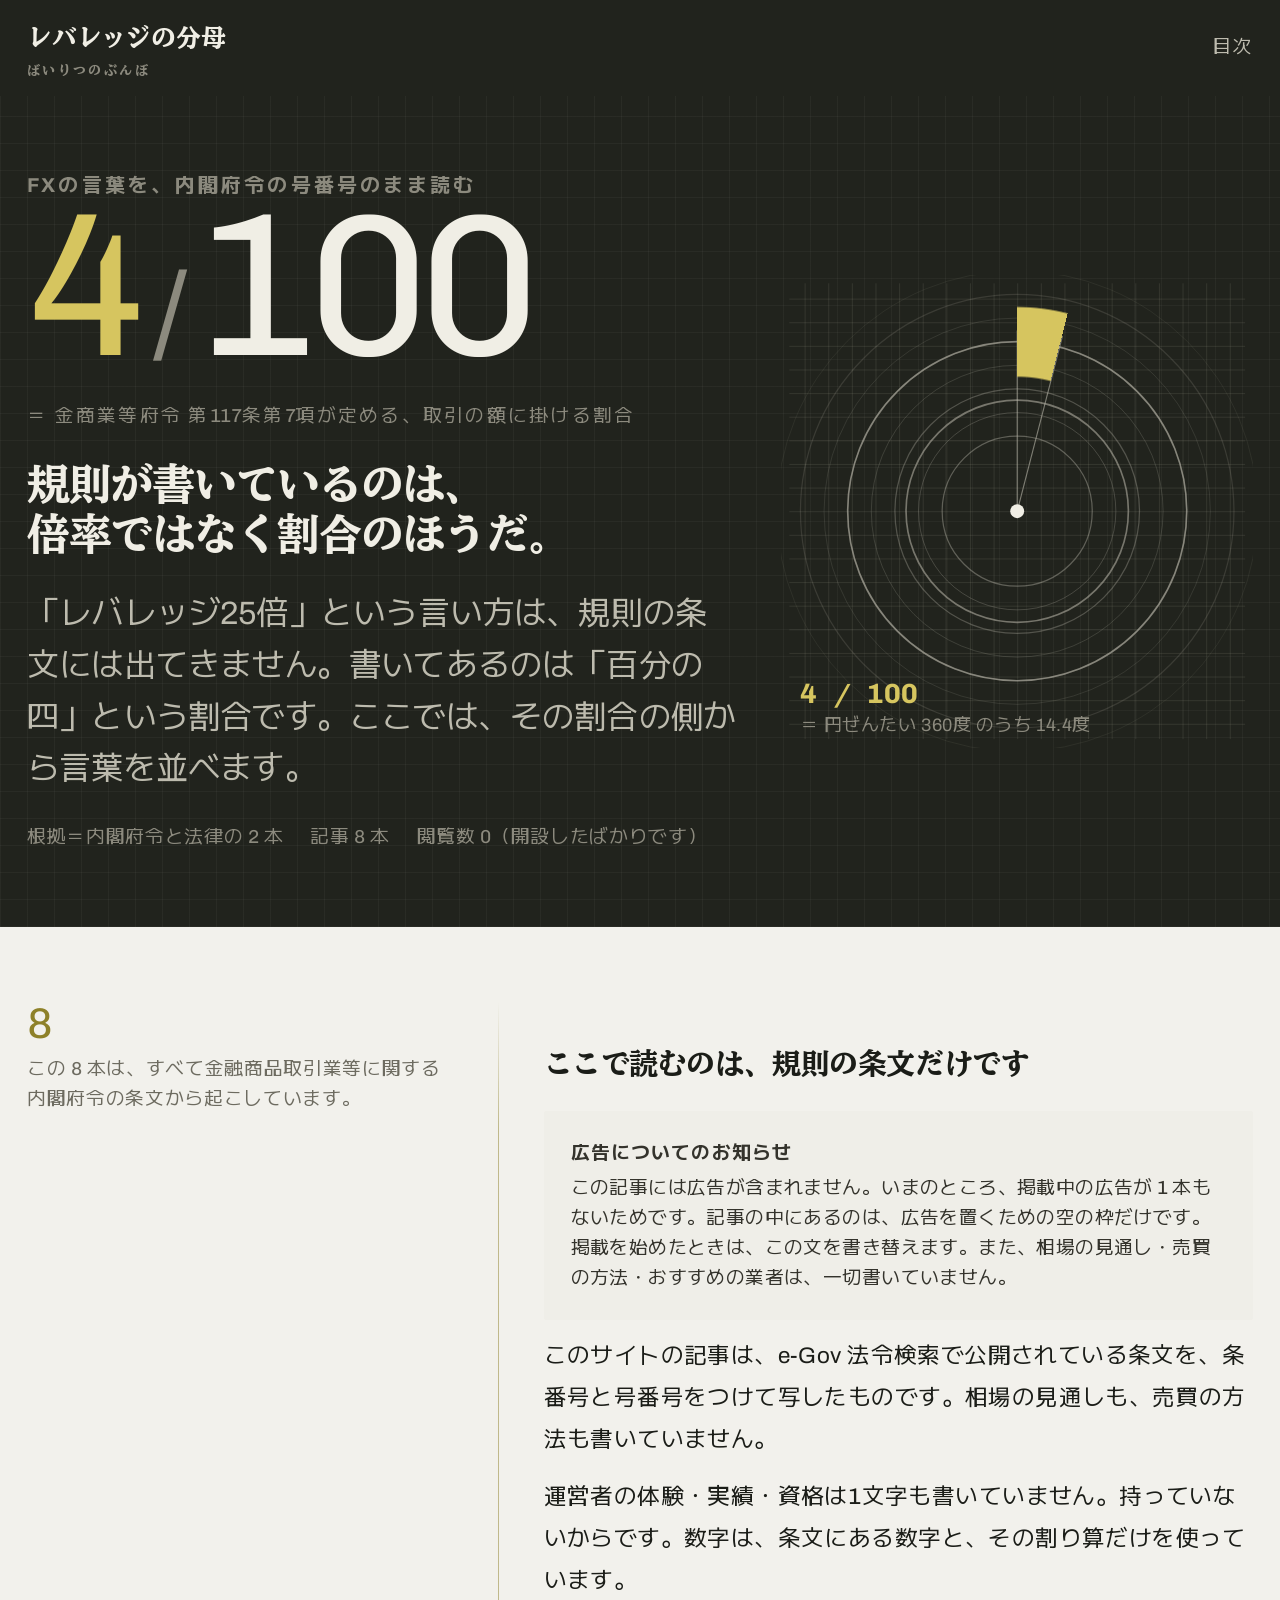
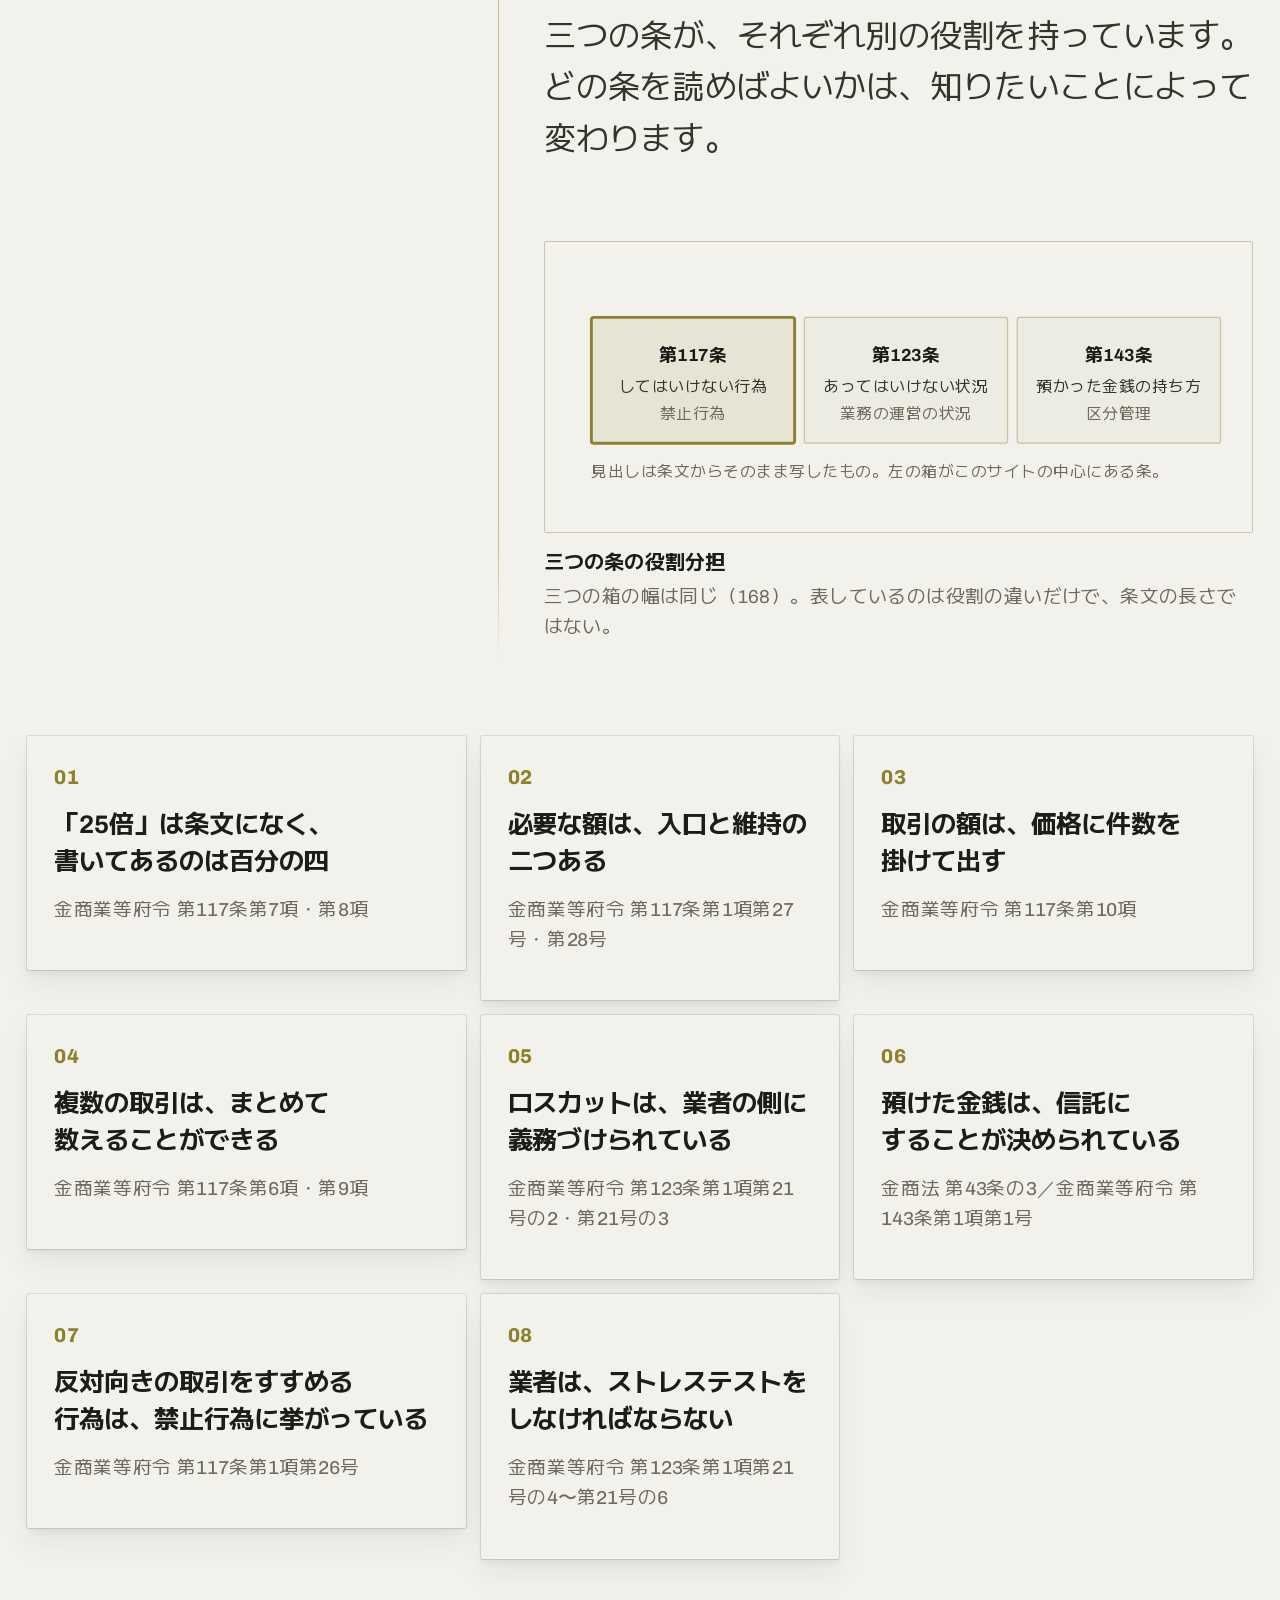
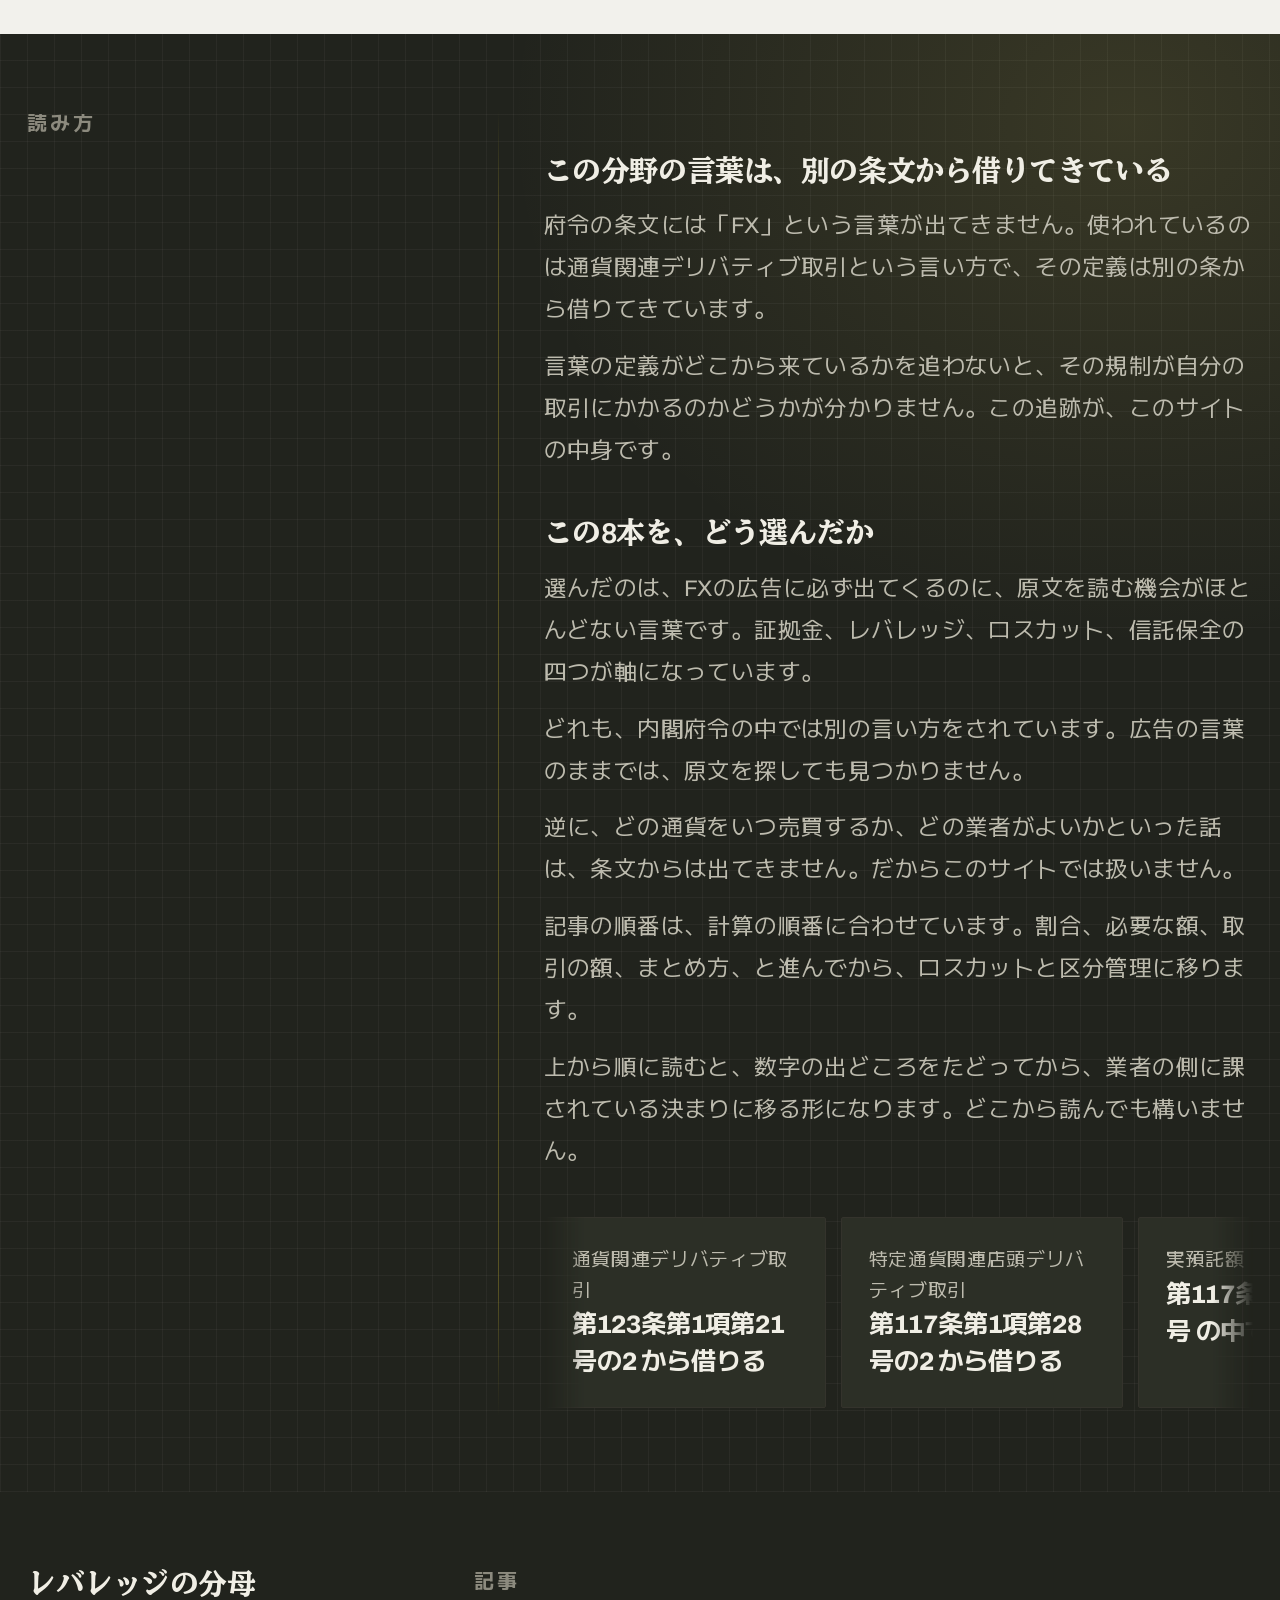
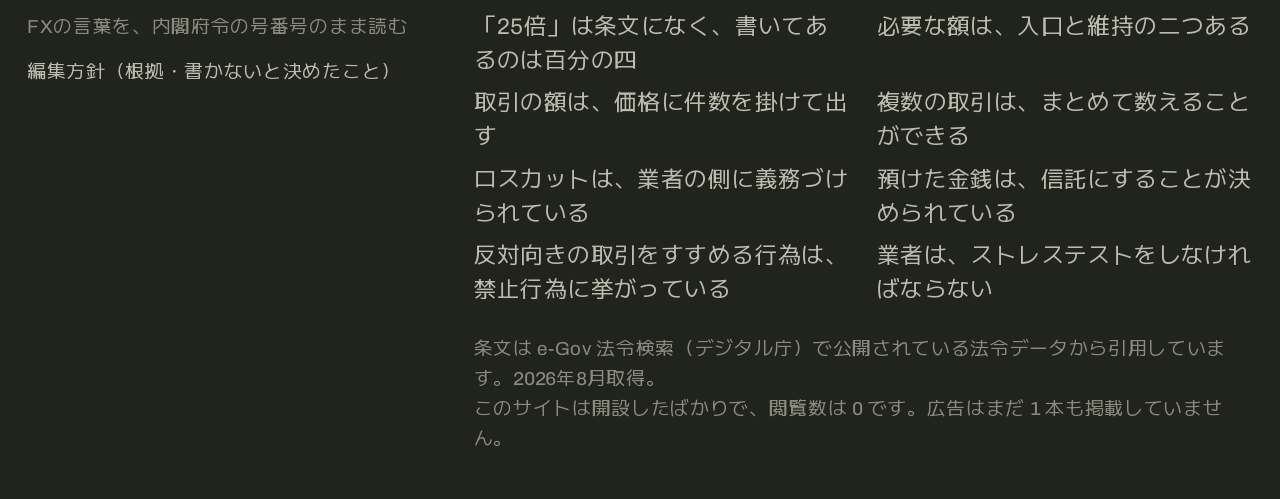
<file: index.html>
<!DOCTYPE html>
<html lang="ja">
<head>
<meta charset="utf-8">
<meta name="viewport" content="width=device-width, initial-scale=1">
<title>レバレッジの分母｜レバレッジの分母</title>
<meta name="description" content="FXの言葉を、内閣府令の号番号のまま読む">
<link rel="preconnect" href="https://fonts.googleapis.com">
<link rel="preconnect" href="https://fonts.gstatic.com" crossorigin>
<link rel="stylesheet" href="https://fonts.googleapis.com/css2?family=Archivo:wdth,wght@62..125,400;62..125,600;62..125,700&family=BIZ+UDMincho:wght@400;700&family=M+PLUS+2:wght@400;500;700&family=Chivo+Mono:wght@400;700&display=swap">
<link rel="stylesheet" href="assets/style.css">
</head>
<body>
<div class="top"><div class="hold"><div class="top__in">
  <a class="top__name" href="index.html">レバレッジの分母<small>ばいりつのぶんぼ</small></a>
  <span class="top__here">目次</span>
</div></div></div>
<main id="main">

<section class="face face--fv">
  <div class="hold"><div class="fv"><div class="fv__in">
    <div>
      <p class="t-label on3" data-rv>FXの言葉を、内閣府令の号番号のまま読む</p>
      <p class="ratio" data-rv>
        <span class="ratio__a wdt">4</span>
        <span class="ratio__s">/</span>
        <span class="ratio__b wdt">100</span>
      </p>
      <p class="ratio__u" data-rv>＝ 金商業等府令 第<span class="n">117</span>条第<span class="n">7</span>項が定める、取引の額に掛ける割合</p>
      <h1 class="t-h1 on1" data-rv style="margin-bottom:var(--s3)"><span class="ph">規則が</span><span class="ph">書いているのは、</span><span class="ph">倍率ではなく</span><span class="ph">割合のほうだ。</span></h1>
      <p class="t-lede fv__lede" data-rv>「レバレッジ25倍」という言い方は、規則の条文には出てきません。書いてあるのは「百分の四」という割合です。ここでは、その割合の側から言葉を並べます。</p>
      <ul class="fv__meta t-note" data-rv>
        <li>根拠＝内閣府令と法律の <span class="n">2</span> 本</li>
        <li>記事 <span class="n">8</span> 本</li>
        <li>閲覧数 <span class="n">0</span>（開設したばかりです）</li>
      </ul>
    </div>
    <div data-rv style="position:relative">
      <svg viewBox="0 0 340 340" aria-hidden="true" class="fvart">
<defs><pattern id="a2g" width="17" height="17" patternUnits="userSpaceOnUse">
<path d="M17 0H0V17" fill="none" stroke="var(--on3)" stroke-width=".5" opacity=".5"/></pattern></defs>
<rect x="6" y="6" width="328" height="328" fill="url(#a2g)"/>
<circle cx="170" cy="170" r="54" fill="none" stroke="var(--on2)" stroke-width="0.9" opacity="0.40"/><circle cx="170" cy="170" r="71" fill="none" stroke="var(--on2)" stroke-width="0.5" opacity="0.36"/><circle cx="170" cy="170" r="88" fill="none" stroke="var(--on2)" stroke-width="0.9" opacity="0.32"/><circle cx="170" cy="170" r="105" fill="none" stroke="var(--on2)" stroke-width="0.5" opacity="0.28"/><circle cx="170" cy="170" r="122" fill="none" stroke="var(--on2)" stroke-width="0.9" opacity="0.24"/><circle cx="170" cy="170" r="139" fill="none" stroke="var(--on2)" stroke-width="0.5" opacity="0.20"/><circle cx="170" cy="170" r="156" fill="none" stroke="var(--on2)" stroke-width="0.9" opacity="0.16"/><circle cx="170" cy="170" r="173" fill="none" stroke="var(--on2)" stroke-width="0.5" opacity="0.12"/><circle cx="170" cy="170" r="122" fill="none" stroke="var(--on2)" stroke-width="1.2" opacity=".55"/>
<circle cx="170" cy="170" r="80" fill="none" stroke="var(--on2)" stroke-width="1.2" opacity=".55"/>
<path d="M170 170 L170 40" stroke="var(--on2)" stroke-width=".8" opacity=".6"/>
<path d="M170 170 L202.6 43.8" stroke="var(--on2)" stroke-width=".8" opacity=".6"/>
<circle cx="170" cy="170" r="5" fill="var(--on1)"/>
<text x="14" y="308" class="fvnum">4 / 100</text>
<text x="14" y="328" class="fvsub">＝ 円ぜんたい 360度 のうち 14.4度</text>
</svg>
      <div class="arc" style="--arc-to:14.4deg; position:absolute; inset:6.6% 6.6%; pointer-events:none"></div>
    </div>
  </div></div></div>
</section>

<section class="face face--paper">
  <div class="hold"><div class="spread">
    <div class="spread__l ask">
      <span class="ask__n">8</span>
      <p class="ask__t t-note">この <span class="n">8</span> 本は、すべて金融商品取引業等に関する内閣府令の条文から起こしています。</p>
    </div>
    <div class="spread__axis" aria-hidden="true"></div>
    <div class="spread__r flow stack col">
      <h2 class="t-h2" data-rv><span class="ph">ここで</span><span class="ph">読むのは、</span><span class="ph">規則の</span><span class="ph">条文だけです</span></h2>
      <div class="caution" data-rv><strong>広告についてのお知らせ</strong>この記事には広告が含まれません。いまのところ、掲載中の広告が <span class='n'>1</span> 本もないためです。記事の中にあるのは、広告を置くための空の枠だけです。掲載を始めたときは、この文を書き替えます。また、相場の見通し・売買の方法・おすすめの業者は、一切書いていません。</div>
      <p class="t-body" data-rv>このサイトの記事は、e-Gov 法令検索で公開されている条文を、条番号と号番号をつけて写したものです。相場の見通しも、売買の方法も書いていません。</p>
      <p class="t-body" data-rv>運営者の体験・実績・資格は<span class="n">1</span>文字も書いていません。持っていないからです。数字は、条文にある数字と、その割り算だけを使っています。</p>
      <p class="t-lede" data-rv>三つの条が、それぞれ別の役割を持っています。どの条を読めばよいかは、知りたいことによって変わります。</p>
      <figure data-rv><div class="plate"><svg viewBox="0 0 540 184" role="img" aria-label="三つの条の役割"><rect x="16" y="40" width="168" height="104" rx="2" fill="var(--acc)" opacity=".12"/><rect x="16" y="40" width="168" height="104" rx="2" fill="none" stroke="var(--acc)" class="mark"/><text x="100" y="76" text-anchor="middle" class="fl fl--b">第117条</text><text x="100" y="102" text-anchor="middle" class="fs">してはいけない行為</text><text x="100" y="124" text-anchor="middle" class="fs fs--w">禁止行為</text><rect x="192" y="40" width="168" height="104" rx="2" fill="var(--acc)" opacity=".05"/><rect x="192" y="40" width="168" height="104" rx="2" fill="none" stroke="var(--acc)" opacity=".4"/><text x="276" y="76" text-anchor="middle" class="fl fl--b">第123条</text><text x="276" y="102" text-anchor="middle" class="fs">あってはいけない状況</text><text x="276" y="124" text-anchor="middle" class="fs fs--w">業務の運営の状況</text><rect x="368" y="40" width="168" height="104" rx="2" fill="var(--acc)" opacity=".05"/><rect x="368" y="40" width="168" height="104" rx="2" fill="none" stroke="var(--acc)" opacity=".4"/><text x="452" y="76" text-anchor="middle" class="fl fl--b">第143条</text><text x="452" y="102" text-anchor="middle" class="fs">預かった金銭の持ち方</text><text x="452" y="124" text-anchor="middle" class="fs fs--w">区分管理</text><text x="16" y="172" class="fs fs--w">見出しは条文からそのまま写したもの。左の箱がこのサイトの中心にある条。</text></svg></div>
        <figcaption class="cap"><span class="ph">三つの</span><span class="ph">条の</span><span class="ph">役割分担</span></figcaption>
        <p class="cap-n">三つの箱の幅は同じ（168）。表しているのは役割の違いだけで、条文の長さではない。</p></figure>
    </div>
  </div>
  <ul class="list" style="margin-top:var(--s5)"><li><a class="item" href="kiji-1.html"><span class="item__n t-label">01</span><span class="item__t t-h3"><span class="ph">「25倍」は</span><span class="ph">条文に</span><span class="ph">なく、</span><span class="ph">書いてあるのは</span><span class="ph">百分の四</span></span><span class="item__s t-note">金商業等府令 第<span class="n">117</span>条第<span class="n">7</span>項・第<span class="n">8</span>項</span></a></li><li><a class="item" href="kiji-2.html"><span class="item__n t-label">02</span><span class="item__t t-h3"><span class="ph">必要な</span><span class="ph">額は、</span><span class="ph">入口と</span><span class="ph">維持の</span><span class="ph">二つ</span><span class="ph">ある</span></span><span class="item__s t-note">金商業等府令 第<span class="n">117</span>条第<span class="n">1</span>項第<span class="n">27</span>号・第<span class="n">28</span>号</span></a></li><li><a class="item" href="kiji-3.html"><span class="item__n t-label">03</span><span class="item__t t-h3"><span class="ph">取引の</span><span class="ph">額は、</span><span class="ph">価格に</span><span class="ph">件数を</span><span class="ph">掛けて</span><span class="ph">出す</span></span><span class="item__s t-note">金商業等府令 第<span class="n">117</span>条第<span class="n">10</span>項</span></a></li><li><a class="item" href="kiji-4.html"><span class="item__n t-label">04</span><span class="item__t t-h3"><span class="ph">複数の</span><span class="ph">取引は、</span><span class="ph">まとめて</span><span class="ph">数えることが</span><span class="ph">できる</span></span><span class="item__s t-note">金商業等府令 第<span class="n">117</span>条第<span class="n">6</span>項・第<span class="n">9</span>項</span></a></li><li><a class="item" href="kiji-5.html"><span class="item__n t-label">05</span><span class="item__t t-h3"><span class="ph">ロスカットは、</span><span class="ph">業者の</span><span class="ph">側に</span><span class="ph">義務づけられている</span></span><span class="item__s t-note">金商業等府令 第<span class="n">123</span>条第<span class="n">1</span>項第<span class="n">21</span>号の<span class="n">2</span>・第<span class="n">21</span>号の<span class="n">3</span></span></a></li><li><a class="item" href="kiji-6.html"><span class="item__n t-label">06</span><span class="item__t t-h3"><span class="ph">預けた</span><span class="ph">金銭は、</span><span class="ph">信託に</span><span class="ph">することが</span><span class="ph">決められている</span></span><span class="item__s t-note">金商法 第<span class="n">43</span>条の<span class="n">3</span>／金商業等府令 第<span class="n">143</span>条第<span class="n">1</span>項第<span class="n">1</span>号</span></a></li><li><a class="item" href="kiji-7.html"><span class="item__n t-label">07</span><span class="item__t t-h3"><span class="ph">反対向きの</span><span class="ph">取引を</span><span class="ph">すすめる</span><span class="ph">行為は、</span><span class="ph">禁止行為に</span><span class="ph">挙がっている</span></span><span class="item__s t-note">金商業等府令 第<span class="n">117</span>条第<span class="n">1</span>項第<span class="n">26</span>号</span></a></li><li><a class="item" href="kiji-8.html"><span class="item__n t-label">08</span><span class="item__t t-h3"><span class="ph">業者は、</span><span class="ph">ストレステストを</span><span class="ph">しなければならない</span></span><span class="item__s t-note">金商業等府令 第<span class="n">123</span>条第<span class="n">1</span>項第<span class="n">21</span>号の<span class="n">4〜</span>第<span class="n">21</span>号の<span class="n">6</span></span></a></li></ul>
  </div>
</section>

<section class="face face--ink">
  <div class="hold"><div class="spread">
    <div class="spread__l ask"><p class="t-label on3">読み方</p></div>
    <div class="spread__axis" aria-hidden="true"></div>
    <div class="spread__r flow stack col">
      <h2 class="t-h2 on1" data-rv><span class="ph">この</span><span class="ph">分野の</span><span class="ph">言葉は、</span><span class="ph">別の</span><span class="ph">条文から</span><span class="ph">借りてきている</span></h2>
      <p class="t-body" data-rv>府令の条文には「FX」という言葉が出てきません。使われているのは通貨関連デリバティブ取引という言い方で、その定義は別の条から借りてきています。</p>
      <p class="t-body" data-rv>言葉の定義がどこから来ているかを追わないと、その規制が自分の取引にかかるのかどうかが分かりません。この追跡が、このサイトの中身です。</p>
      <h2 class="t-h2 on1" data-rv style="margin-top:var(--s4)"><span class="ph">この</span><span class="ph">8本を、</span><span class="ph">どう</span><span class="ph">選んだか</span></h2>
      <p class="t-body" data-rv>選んだのは、FXの広告に必ず出てくるのに、原文を読む機会がほとんどない言葉です。証拠金、レバレッジ、ロスカット、信託保全の四つが軸になっています。</p>
      <p class="t-body" data-rv>どれも、内閣府令の中では別の言い方をされています。広告の言葉のままでは、原文を探しても見つかりません。</p>
      <p class="t-body" data-rv>逆に、どの通貨をいつ売買するか、どの業者がよいかといった話は、条文からは出てきません。だからこのサイトでは扱いません。</p>
      <p class="t-body" data-rv>記事の順番は、計算の順番に合わせています。割合、必要な額、取引の額、まとめ方、と進んでから、ロスカットと区分管理に移ります。</p>
      <p class="t-body" data-rv>上から順に読むと、数字の出どころをたどってから、業者の側に課されている決まりに移る形になります。どこから読んでも構いません。</p>
      <div class="rail" data-rv style="margin-top:var(--s4)">
        <div class="plate plate--dark"><p class="t-note on3">通貨関連デリバティブ取引</p><p class="t-h3 on1">第<span class="n">123</span>条第<span class="n">1</span>項第<span class="n">21</span>号の<span class="n">2</span> から借りる</p></div>
        <div class="plate plate--dark"><p class="t-note on3">特定通貨関連店頭デリバティブ取引</p><p class="t-h3 on1">第<span class="n">117</span>条第<span class="n">1</span>項第<span class="n">28</span>号の<span class="n">2</span> から借りる</p></div>
        <div class="plate plate--dark"><p class="t-note on3">実預託額</p><p class="t-h3 on1">第<span class="n">117</span>条第<span class="n">1</span>項第<span class="n">27</span>号 の中で定義</p></div>
        <div class="plate plate--dark"><p class="t-note on3">ロスカット取引</p><p class="t-h3 on1">第<span class="n">123</span>条第<span class="n">1</span>項第<span class="n">21</span>号の<span class="n">2</span> の中で定義</p></div>
      </div>
    </div>
  </div></div>
</section>
</main>
<footer class="tail"><div class="hold"><div class="tail__in">
  <div>
    <p class="t-h2 on1">レバレッジの分母</p>
    <p class="t-note" style="margin-top:var(--s1)">FXの言葉を、内閣府令の号番号のまま読む</p>
    <p class="t-note" style="margin-top:var(--s2)"><a href="houshin.html">編集方針（根拠・書かないと決めたこと）</a></p>
  </div>
  <div>
    <p class="t-label on3">記事</p>
    <ul style="margin-top:var(--s2)"><li><a href="kiji-1.html">「25倍」は条文になく、書いてあるのは百分の四</a></li><li><a href="kiji-2.html">必要な額は、入口と維持の二つある</a></li><li><a href="kiji-3.html">取引の額は、価格に件数を掛けて出す</a></li><li><a href="kiji-4.html">複数の取引は、まとめて数えることができる</a></li><li><a href="kiji-5.html">ロスカットは、業者の側に義務づけられている</a></li><li><a href="kiji-6.html">預けた金銭は、信託にすることが決められている</a></li><li><a href="kiji-7.html">反対向きの取引をすすめる行為は、禁止行為に挙がっている</a></li><li><a href="kiji-8.html">業者は、ストレステストをしなければならない</a></li></ul>
    <p class="t-note" style="margin-top:var(--s3)">条文は e-Gov 法令検索（デジタル庁）で公開されている法令データから引用しています。<span class="n">2026</span>年<span class="n">8</span>月取得。</p>
    <p class="t-note">このサイトは開設したばかりで、閲覧数は <span class="n">0</span> です。広告はまだ <span class="n">1</span> 本も掲載していません。</p>
  </div>
</div></div></footer>
<script src="assets/app.js"></script>
</body>
</html>
</file>
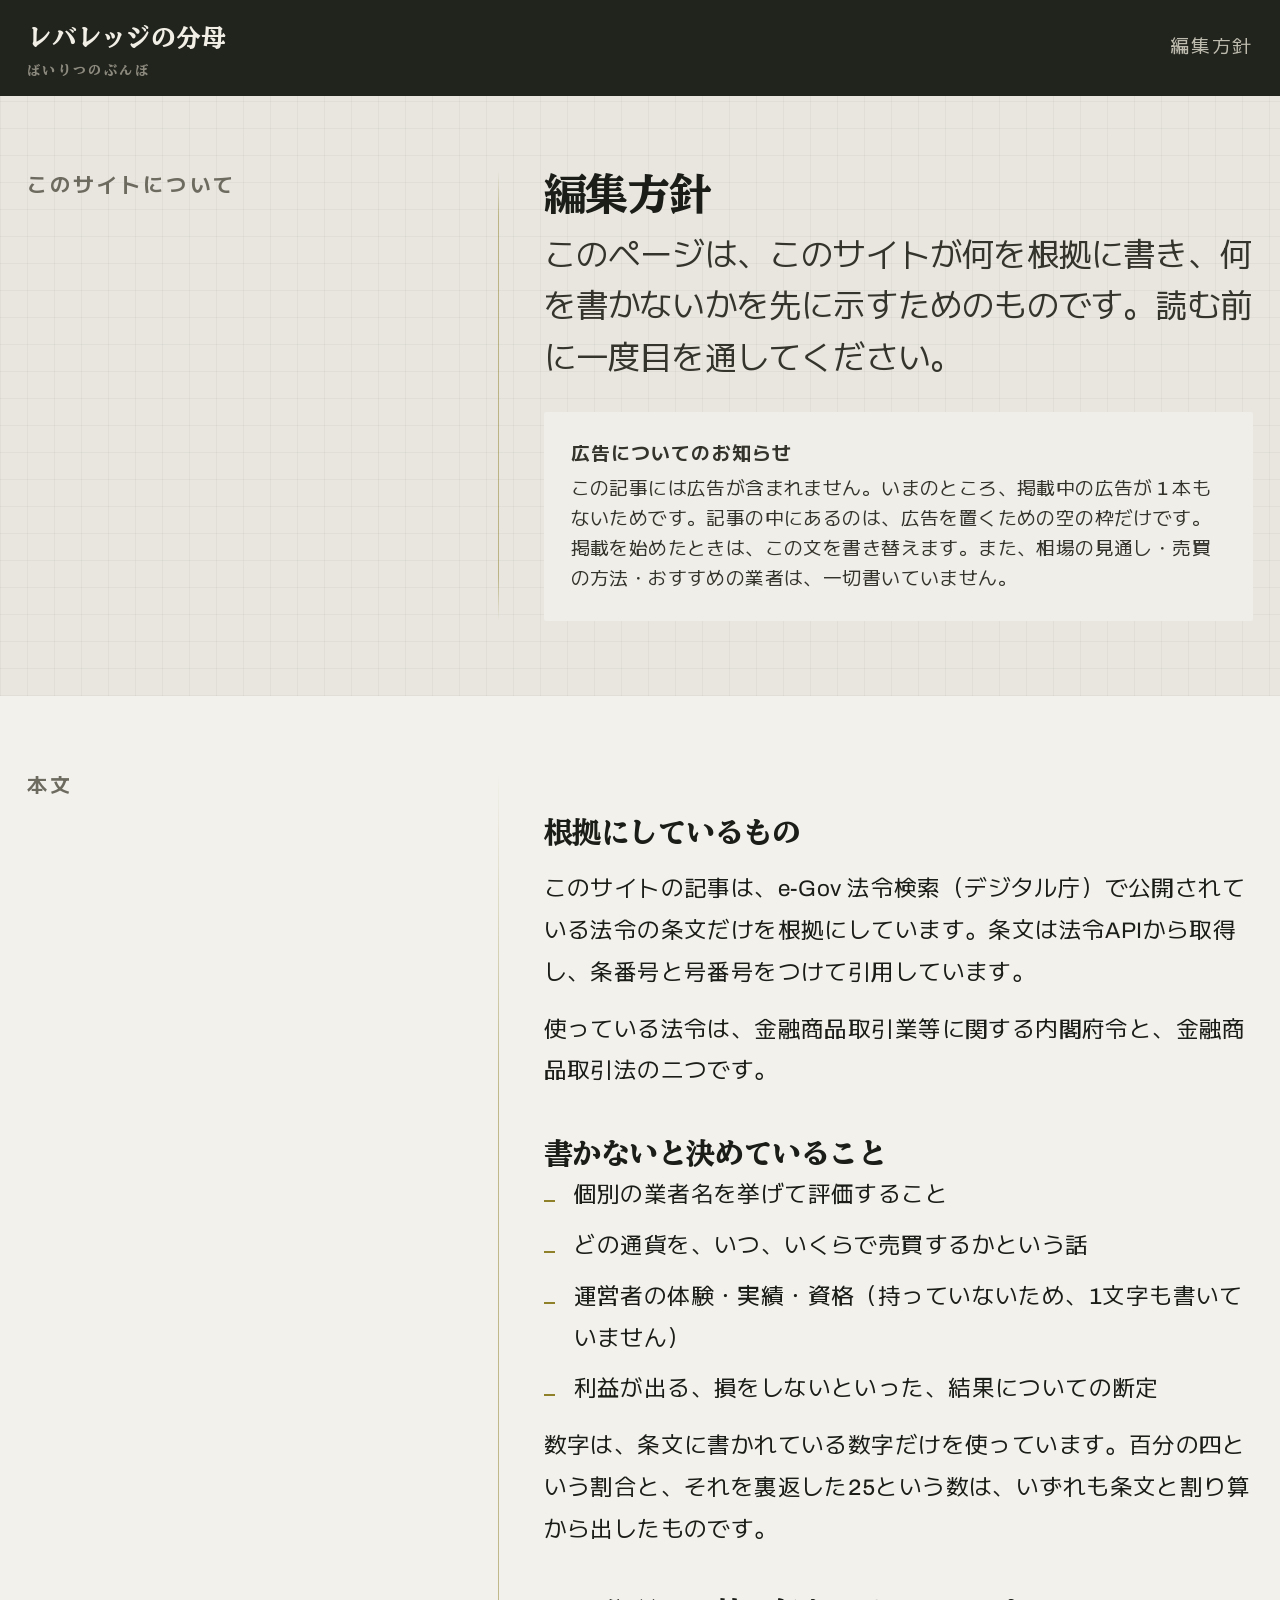
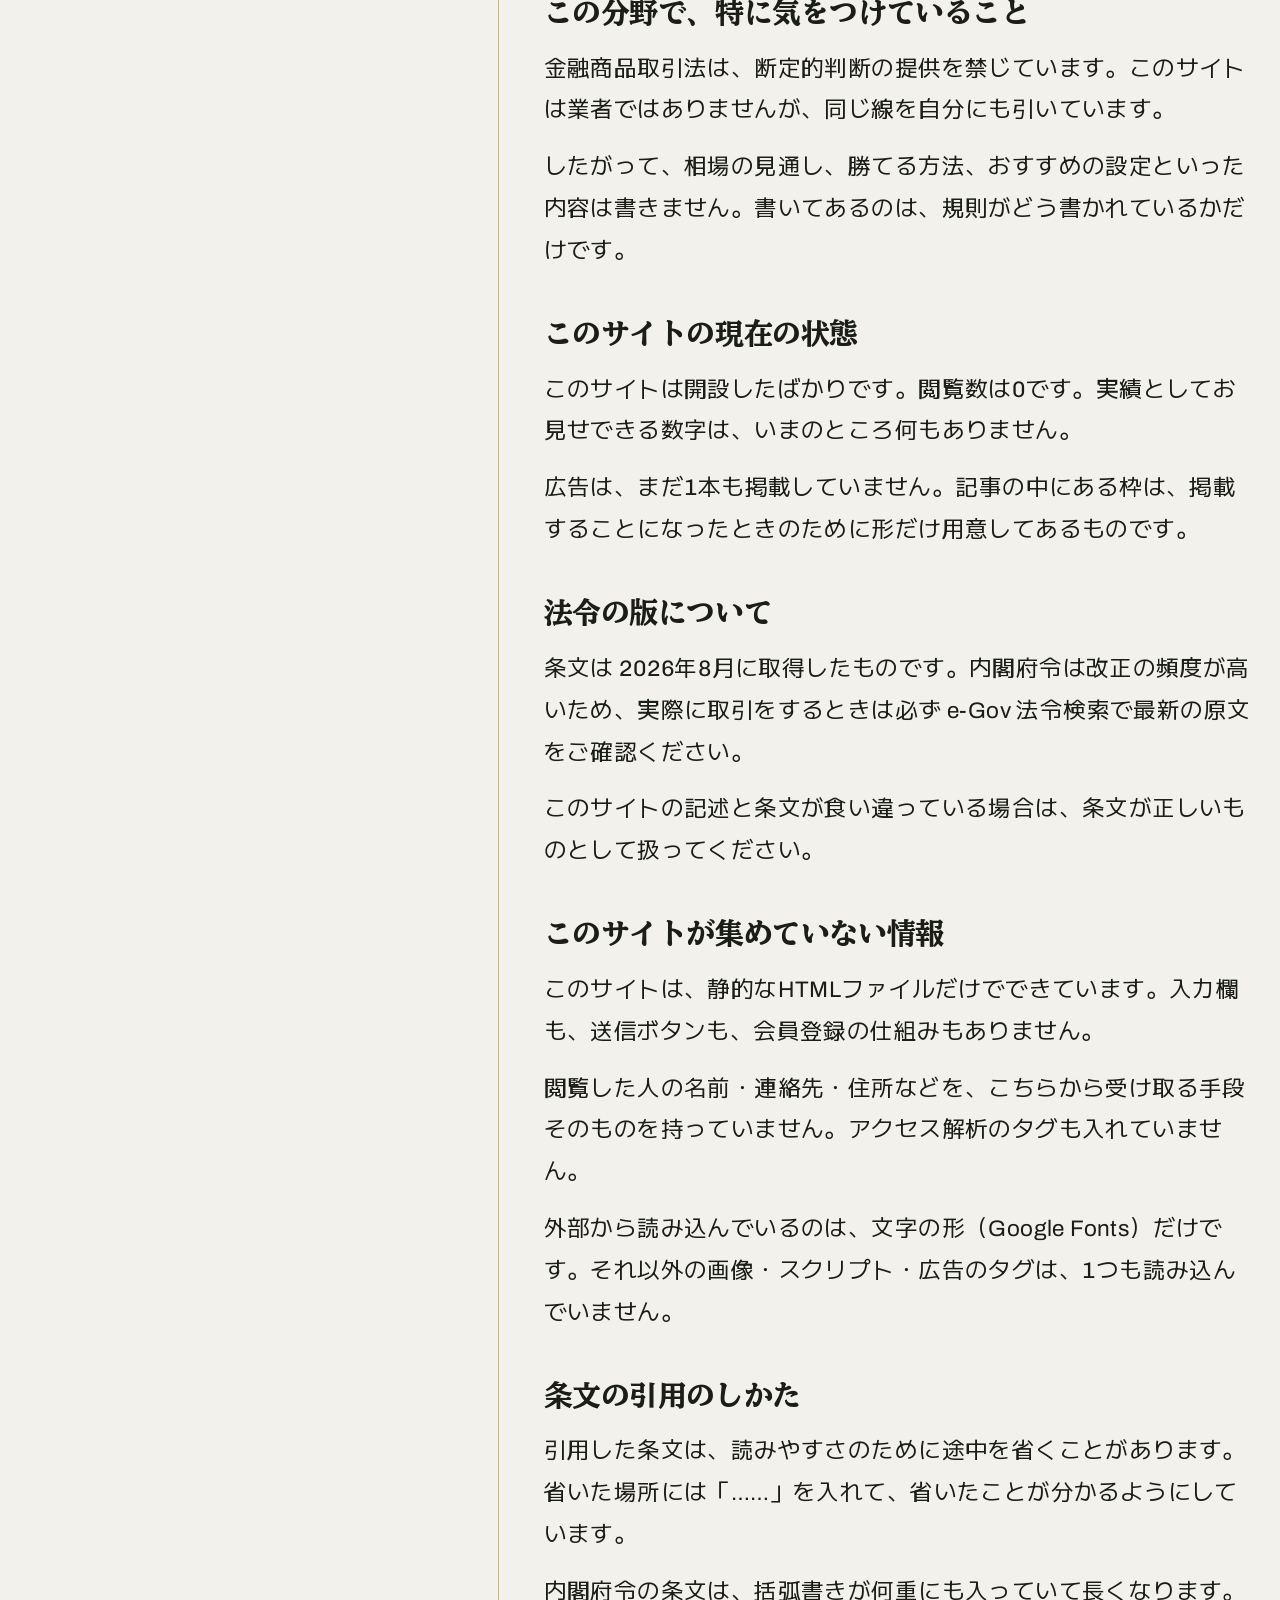
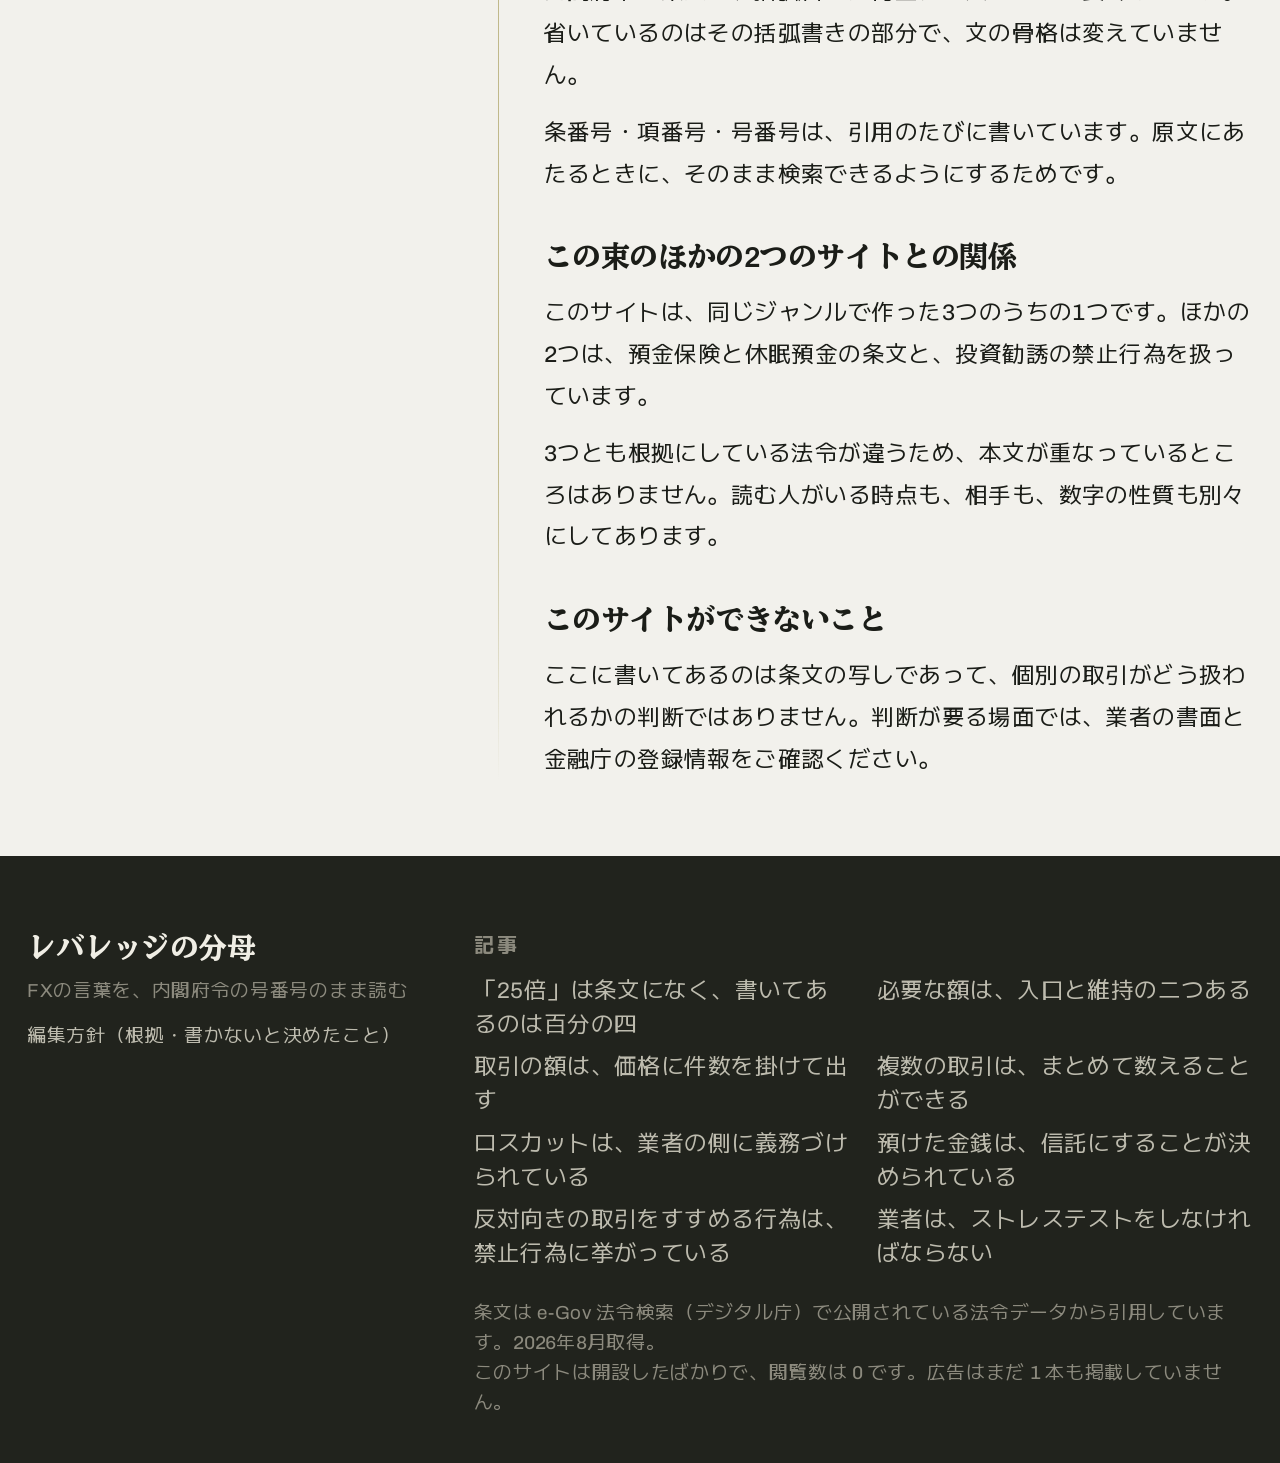
<file: houshin.html>
<!DOCTYPE html>
<html lang="ja">
<head>
<meta charset="utf-8">
<meta name="viewport" content="width=device-width, initial-scale=1">
<title>編集方針｜レバレッジの分母</title>
<meta name="description" content="このページは、このサイトが何を根拠に書き、何を書かないかを先に示すためのものです。読む前に一度目を通してください。">
<link rel="preconnect" href="https://fonts.googleapis.com">
<link rel="preconnect" href="https://fonts.gstatic.com" crossorigin>
<link rel="stylesheet" href="https://fonts.googleapis.com/css2?family=Archivo:wdth,wght@62..125,400;62..125,600;62..125,700&family=BIZ+UDMincho:wght@400;700&family=M+PLUS+2:wght@400;500;700&family=Chivo+Mono:wght@400;700&display=swap">
<link rel="stylesheet" href="assets/style.css">
</head>
<body>
<div class="top"><div class="hold"><div class="top__in">
  <a class="top__name" href="index.html">レバレッジの分母<small>ばいりつのぶんぼ</small></a>
  <span class="top__here">編集方針</span>
</div></div></div>
<main id="main">

<section class="face face--draft">
  <div class="hold"><div class="spread">
    <div class="spread__l ask"><p class="t-label" style="color:var(--g3)">このサイトについて</p></div>
    <div class="spread__axis" aria-hidden="true"></div>
    <div class="spread__r flow stack col">
      <h1 class="t-h1" data-rv>編集方針</h1>
      <p class="t-lede" data-rv>このページは、このサイトが何を根拠に書き、何を書かないかを先に示すためのものです。読む前に一度目を通してください。</p>
      <div class="caution" data-rv><strong>広告についてのお知らせ</strong>この記事には広告が含まれません。いまのところ、掲載中の広告が <span class='n'>1</span> 本もないためです。記事の中にあるのは、広告を置くための空の枠だけです。掲載を始めたときは、この文を書き替えます。また、相場の見通し・売買の方法・おすすめの業者は、一切書いていません。</div>
    </div>
  </div></div>
</section>
<section class="face face--paper">
  <div class="hold"><div class="spread">
    <div class="spread__l ask"><p class="t-label" style="color:var(--g3)">本文</p></div>
    <div class="spread__axis" aria-hidden="true"></div>
    <div class="spread__r flow stack col">
<h2 class="t-h2" data-rv><span class="ph">根拠に</span><span class="ph">しているもの</span></h2>
<p class="t-body" data-rv>このサイトの記事は、e-Gov 法令検索（デジタル庁）で公開されている法令の条文だけを根拠にしています。条文は法令APIから取得し、条番号と号番号をつけて引用しています。</p>
<p class="t-body" data-rv>使っている法令は、金融商品取引業等に関する内閣府令と、金融商品取引法の二つです。</p>
<h2 class="t-h2" data-rv><span class="ph">書かないと</span><span class="ph">決めていること</span></h2>
<ul class="bul" data-rv><li><span>個別の業者名を挙げて評価すること</span></li><li><span>どの通貨を、いつ、いくらで売買するかという話</span></li><li><span>運営者の体験・実績・資格（持っていないため、<span class="n">1</span>文字も書いていません）</span></li><li><span>利益が出る、損をしないといった、結果についての断定</span></li></ul>
<p class="t-body" data-rv>数字は、条文に書かれている数字だけを使っています。百分の四という割合と、それを裏返した<span class="n">25</span>という数は、いずれも条文と割り算から出したものです。</p>
<h2 class="t-h2" data-rv><span class="ph">この</span><span class="ph">分野で、</span><span class="ph">特に</span><span class="ph">気を</span><span class="ph">つけていること</span></h2>
<p class="t-body" data-rv>金融商品取引法は、断定的判断の提供を禁じています。このサイトは業者ではありませんが、同じ線を自分にも引いています。</p>
<p class="t-body" data-rv>したがって、相場の見通し、勝てる方法、おすすめの設定といった内容は書きません。書いてあるのは、規則がどう書かれているかだけです。</p>
<h2 class="t-h2" data-rv><span class="ph">この</span><span class="ph">サイトの</span><span class="ph">現在の</span><span class="ph">状態</span></h2>
<p class="t-body" data-rv>このサイトは開設したばかりです。閲覧数は<span class="n">0</span>です。実績としてお見せできる数字は、いまのところ何もありません。</p>
<p class="t-body" data-rv>広告は、まだ<span class="n">1</span>本も掲載していません。記事の中にある枠は、掲載することになったときのために形だけ用意してあるものです。</p>
<h2 class="t-h2" data-rv><span class="ph">法令の</span><span class="ph">版について</span></h2>
<p class="t-body" data-rv>条文は <span class="n">2026</span>年<span class="n">8</span>月に取得したものです。内閣府令は改正の頻度が高いため、実際に取引をするときは必ず e-Gov 法令検索で最新の原文をご確認ください。</p>
<p class="t-body" data-rv>このサイトの記述と条文が食い違っている場合は、条文が正しいものとして扱ってください。</p>
<h2 class="t-h2" data-rv><span class="ph">この</span><span class="ph">サイトが</span><span class="ph">集めていない</span><span class="ph">情報</span></h2>
<p class="t-body" data-rv>このサイトは、静的なHTMLファイルだけでできています。入力欄も、送信ボタンも、会員登録の仕組みもありません。</p>
<p class="t-body" data-rv>閲覧した人の名前・連絡先・住所などを、こちらから受け取る手段そのものを持っていません。アクセス解析のタグも入れていません。</p>
<p class="t-body" data-rv>外部から読み込んでいるのは、文字の形（Google Fonts）だけです。それ以外の画像・スクリプト・広告のタグは、<span class="n">1</span>つも読み込んでいません。</p>
<h2 class="t-h2" data-rv><span class="ph">条文の</span><span class="ph">引用の</span><span class="ph">しかた</span></h2>
<p class="t-body" data-rv>引用した条文は、読みやすさのために途中を省くことがあります。省いた場所には「……」を入れて、省いたことが分かるようにしています。</p>
<p class="t-body" data-rv>内閣府令の条文は、括弧書きが何重にも入っていて長くなります。省いているのはその括弧書きの部分で、文の骨格は変えていません。</p>
<p class="t-body" data-rv>条番号・項番号・号番号は、引用のたびに書いています。原文にあたるときに、そのまま検索できるようにするためです。</p>
<h2 class="t-h2" data-rv><span class="ph">この</span><span class="ph">束の</span><span class="ph">ほかの</span><span class="ph">2つの</span><span class="ph">サイトとの</span><span class="ph">関係</span></h2>
<p class="t-body" data-rv>このサイトは、同じジャンルで作った<span class="n">3</span>つのうちの<span class="n">1</span>つです。ほかの<span class="n">2</span>つは、預金保険と休眠預金の条文と、投資勧誘の禁止行為を扱っています。</p>
<p class="t-body" data-rv><span class="n">3</span>つとも根拠にしている法令が違うため、本文が重なっているところはありません。読む人がいる時点も、相手も、数字の性質も別々にしてあります。</p>
<h2 class="t-h2" data-rv><span class="ph">この</span><span class="ph">サイトが</span><span class="ph">できないこと</span></h2>
<p class="t-body" data-rv>ここに書いてあるのは条文の写しであって、個別の取引がどう扱われるかの判断ではありません。判断が要る場面では、業者の書面と金融庁の登録情報をご確認ください。</p>
    </div>
  </div></div>
</section>
</main>
<footer class="tail"><div class="hold"><div class="tail__in">
  <div>
    <p class="t-h2 on1">レバレッジの分母</p>
    <p class="t-note" style="margin-top:var(--s1)">FXの言葉を、内閣府令の号番号のまま読む</p>
    <p class="t-note" style="margin-top:var(--s2)"><a href="houshin.html">編集方針（根拠・書かないと決めたこと）</a></p>
  </div>
  <div>
    <p class="t-label on3">記事</p>
    <ul style="margin-top:var(--s2)"><li><a href="kiji-1.html">「25倍」は条文になく、書いてあるのは百分の四</a></li><li><a href="kiji-2.html">必要な額は、入口と維持の二つある</a></li><li><a href="kiji-3.html">取引の額は、価格に件数を掛けて出す</a></li><li><a href="kiji-4.html">複数の取引は、まとめて数えることができる</a></li><li><a href="kiji-5.html">ロスカットは、業者の側に義務づけられている</a></li><li><a href="kiji-6.html">預けた金銭は、信託にすることが決められている</a></li><li><a href="kiji-7.html">反対向きの取引をすすめる行為は、禁止行為に挙がっている</a></li><li><a href="kiji-8.html">業者は、ストレステストをしなければならない</a></li></ul>
    <p class="t-note" style="margin-top:var(--s3)">条文は e-Gov 法令検索（デジタル庁）で公開されている法令データから引用しています。<span class="n">2026</span>年<span class="n">8</span>月取得。</p>
    <p class="t-note">このサイトは開設したばかりで、閲覧数は <span class="n">0</span> です。広告はまだ <span class="n">1</span> 本も掲載していません。</p>
  </div>
</div></div></footer>
<script src="assets/app.js"></script>
</body>
</html>
</file>
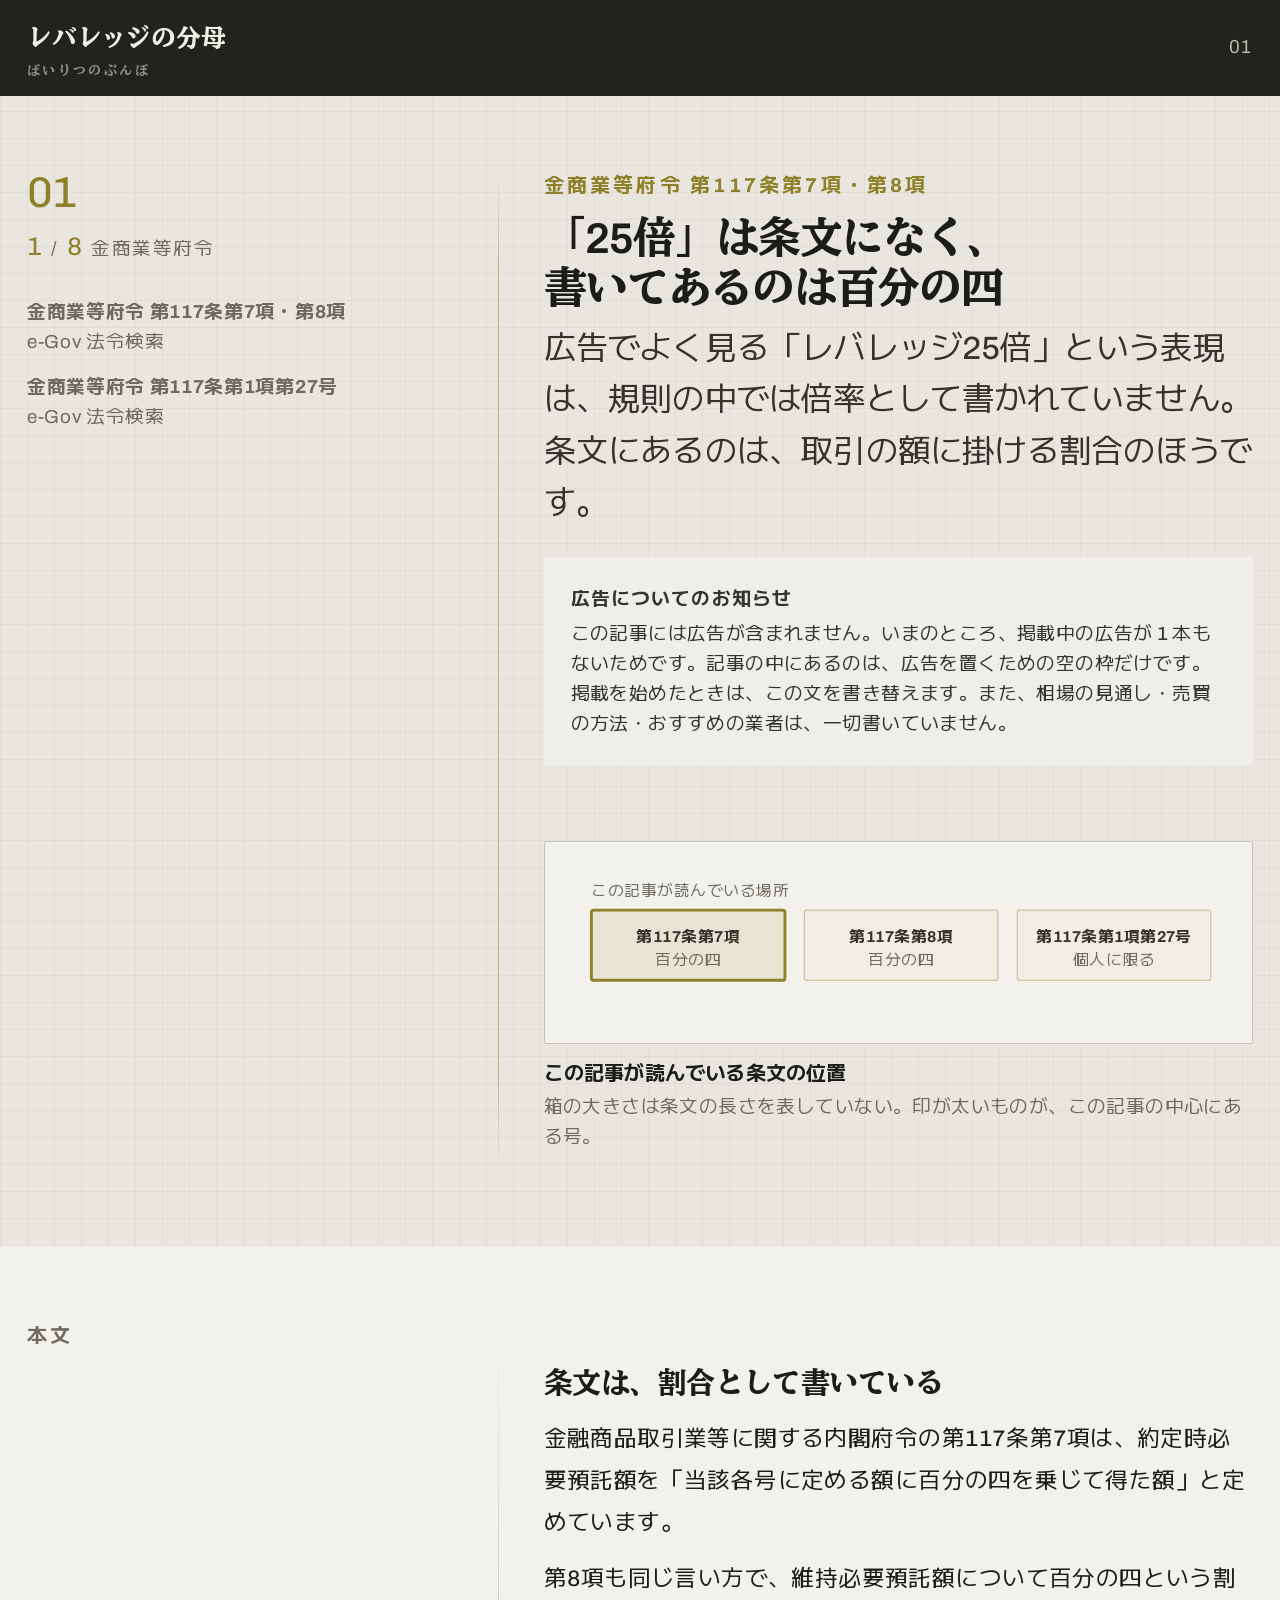
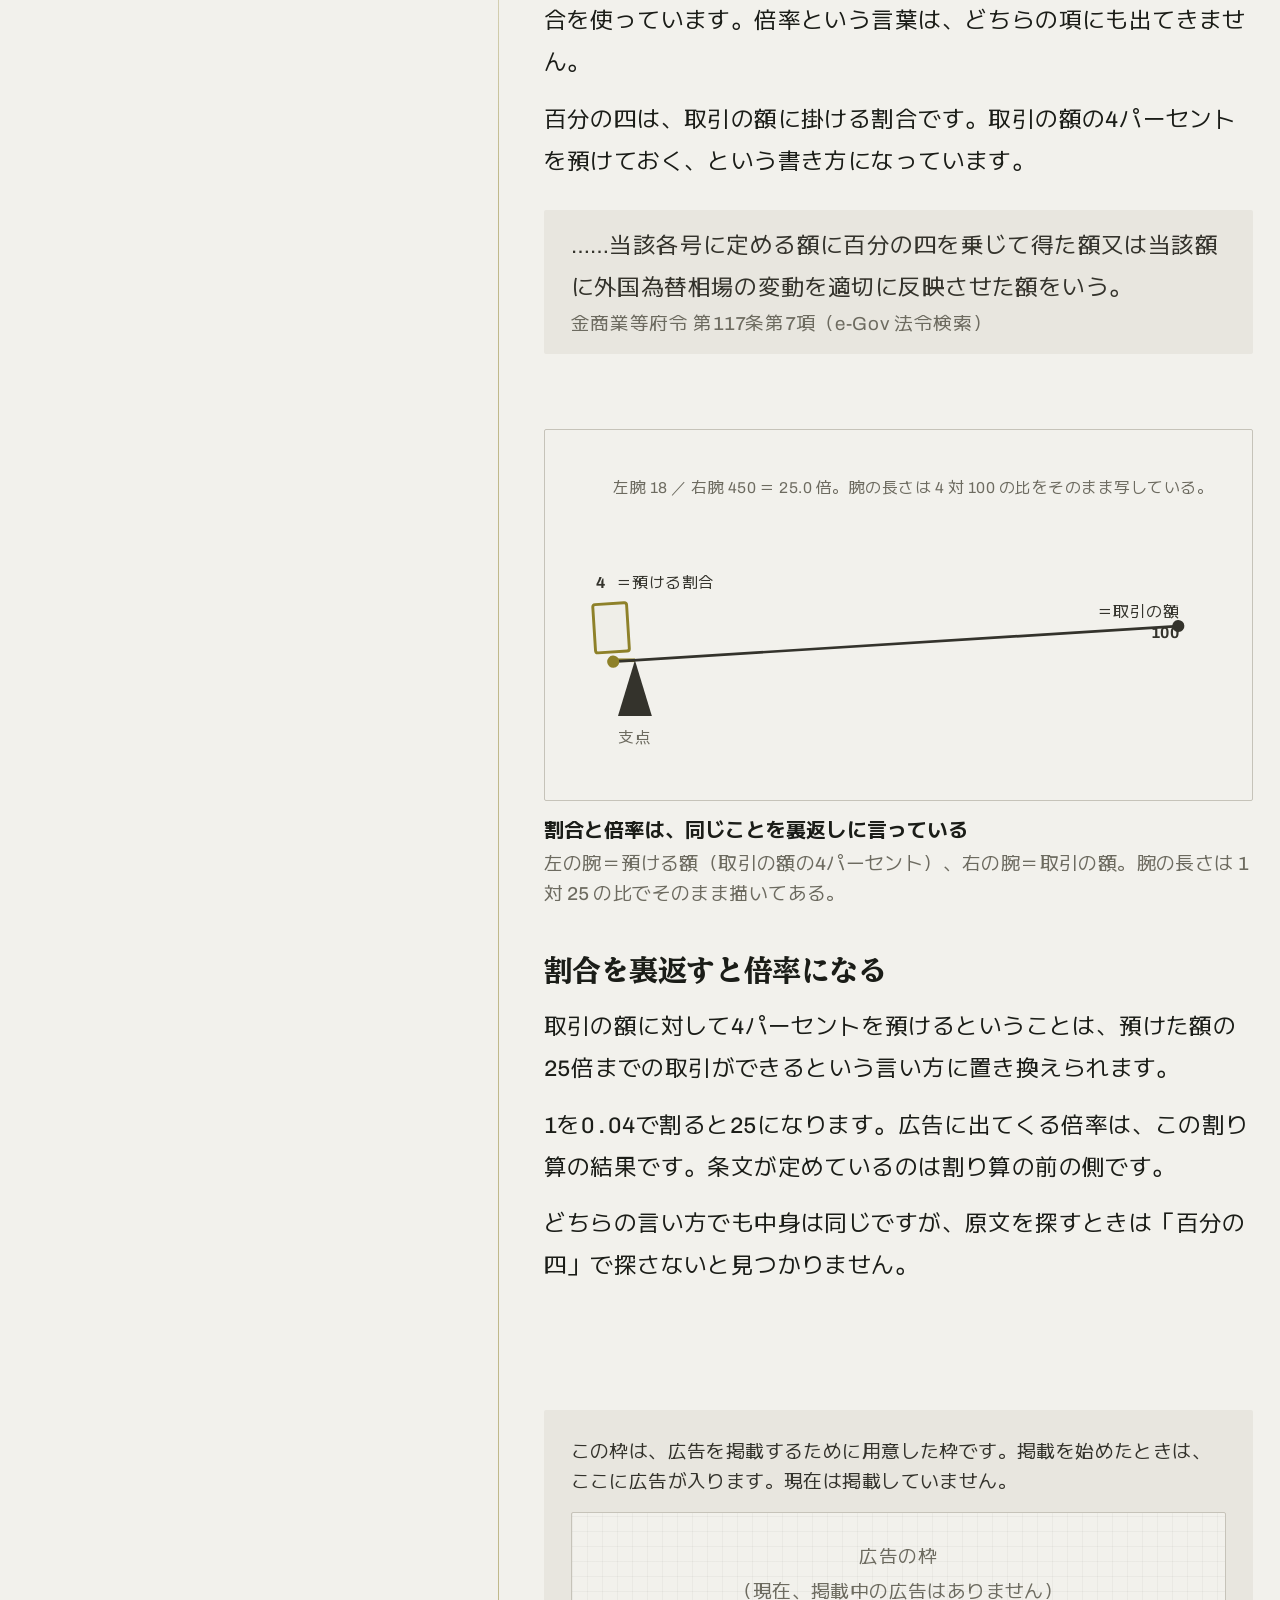
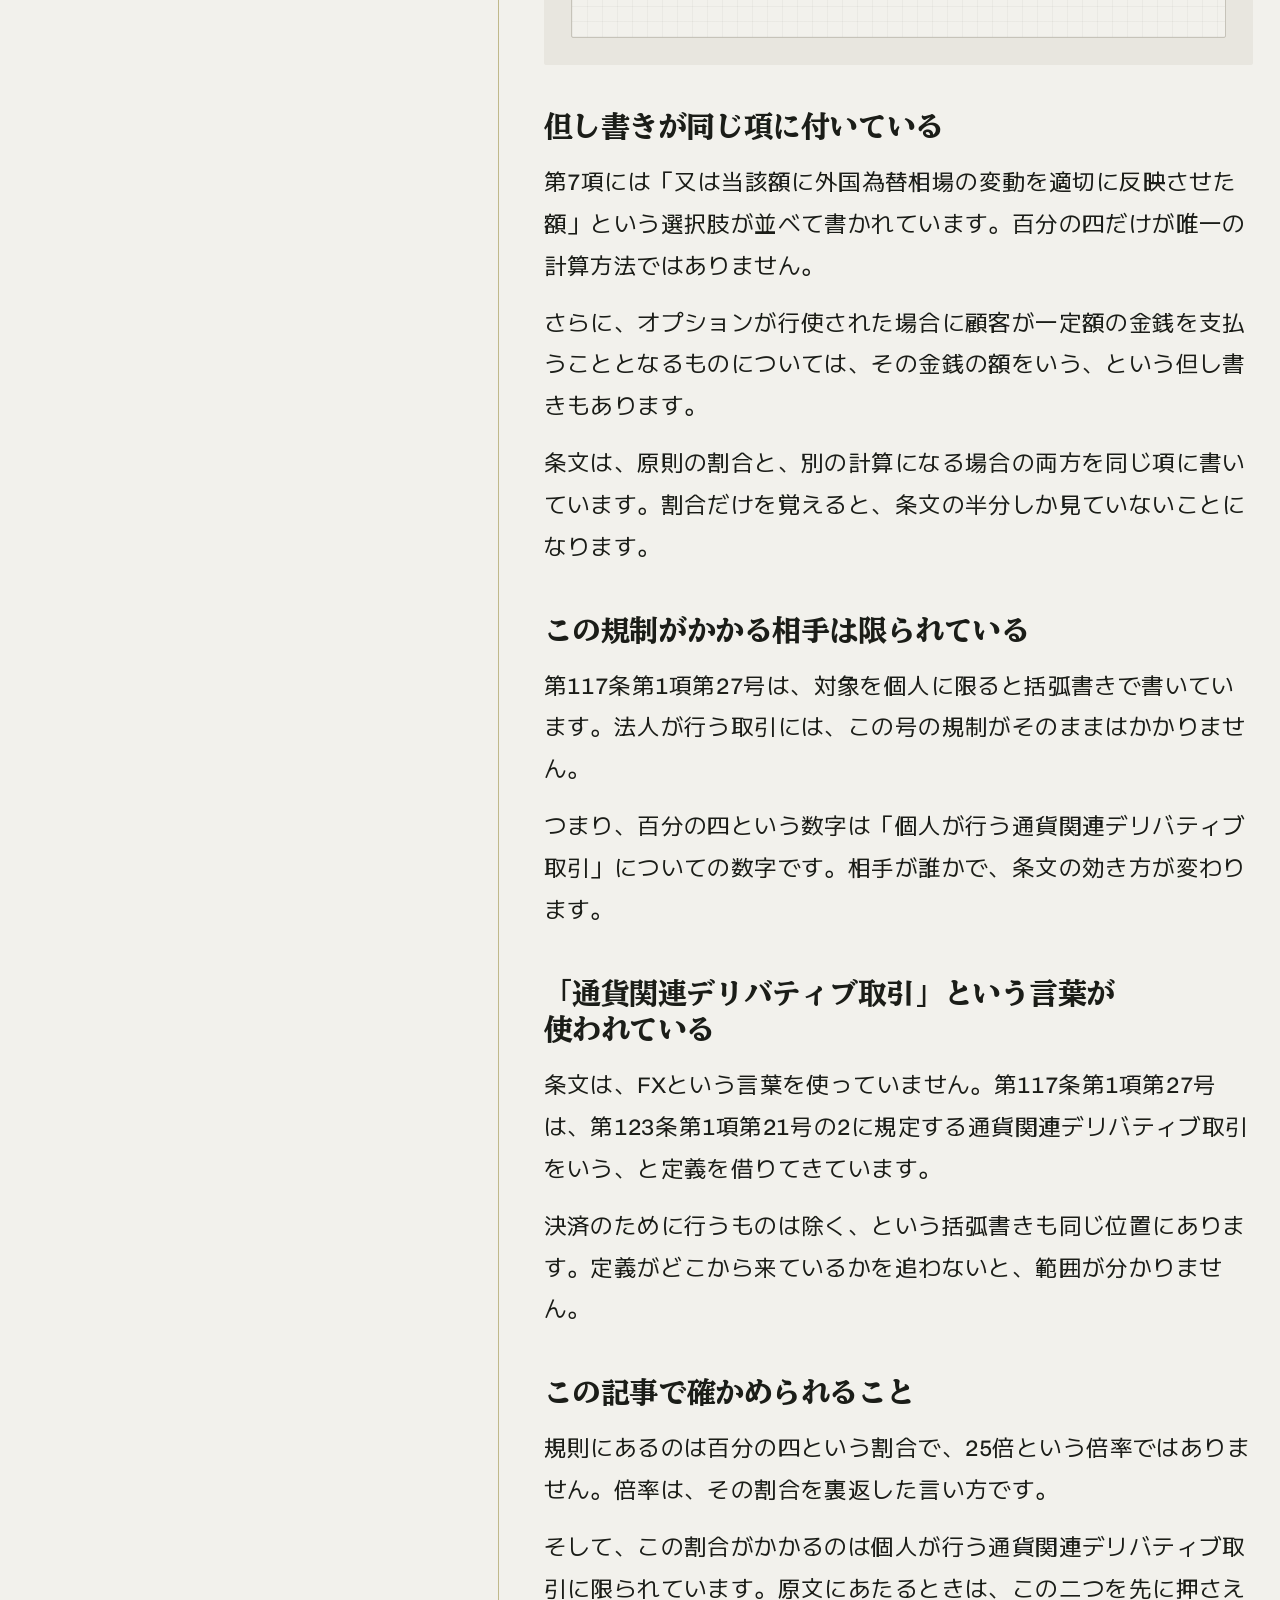
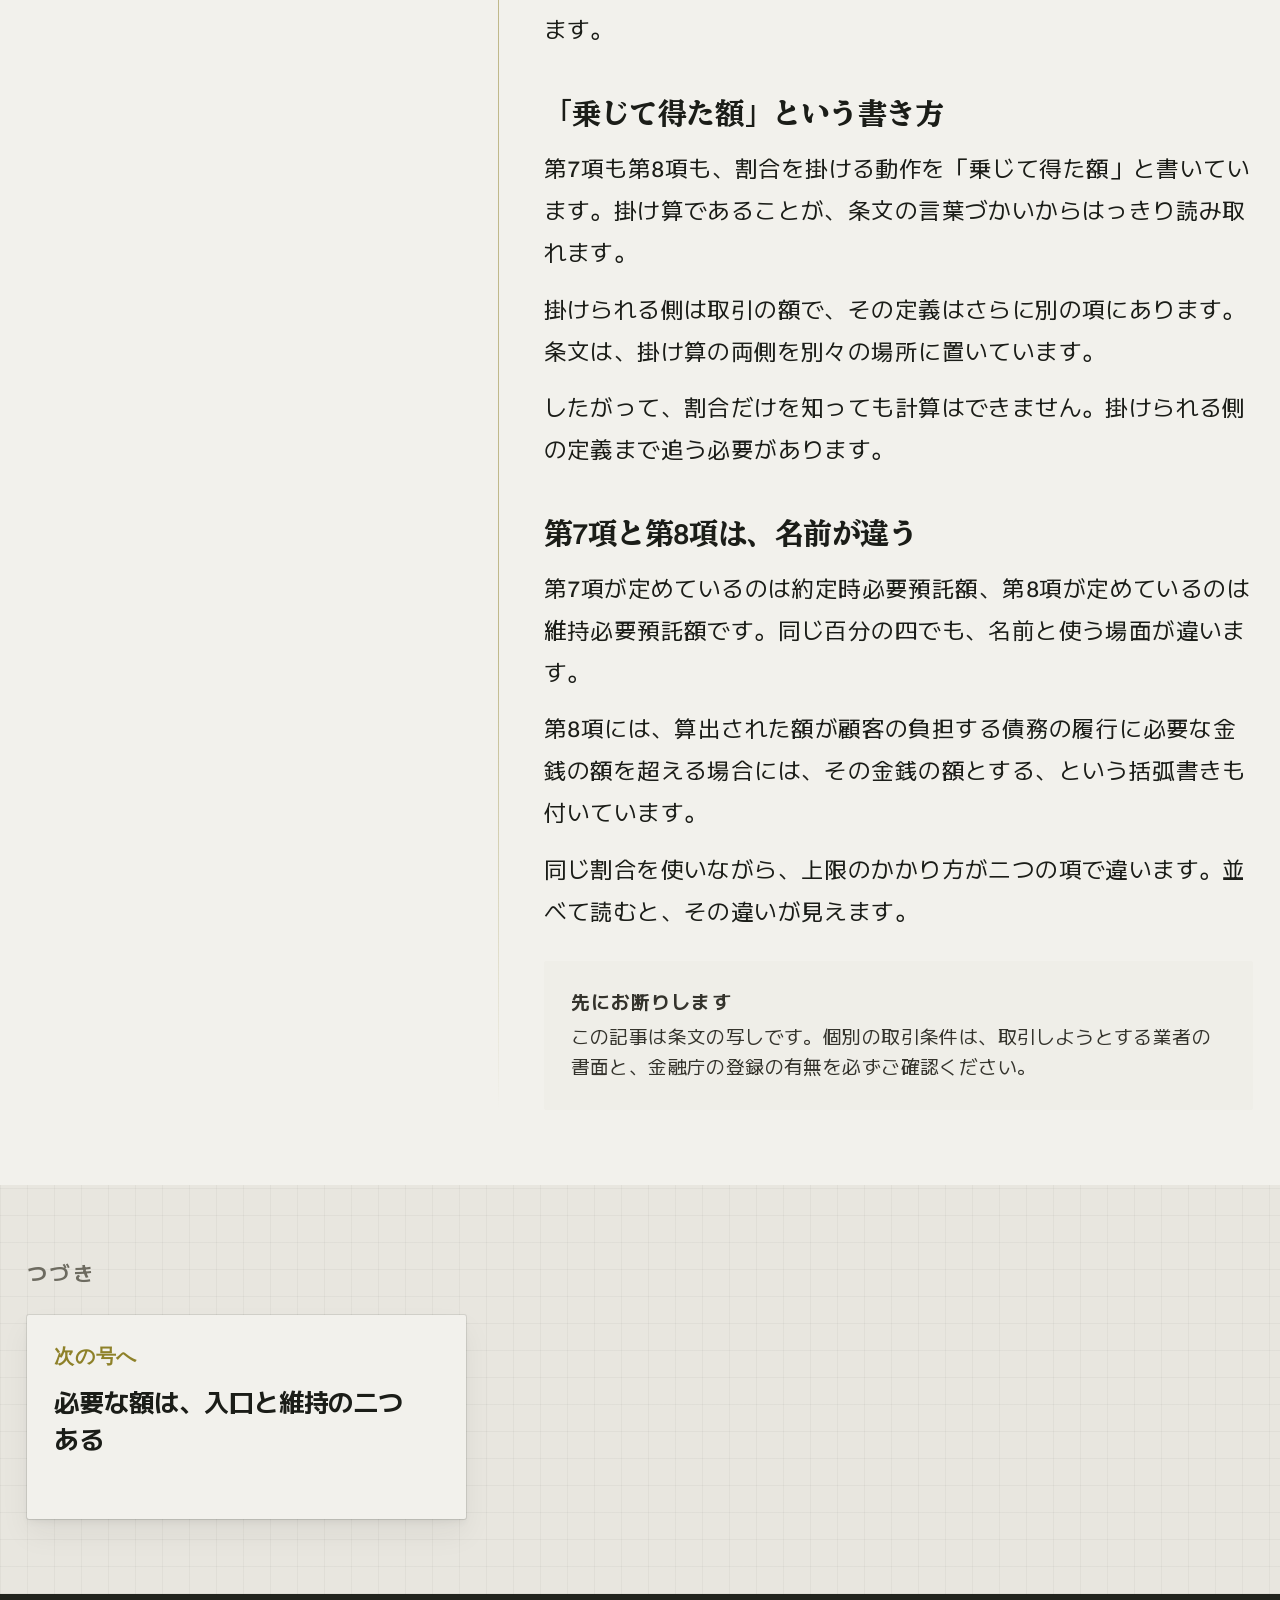
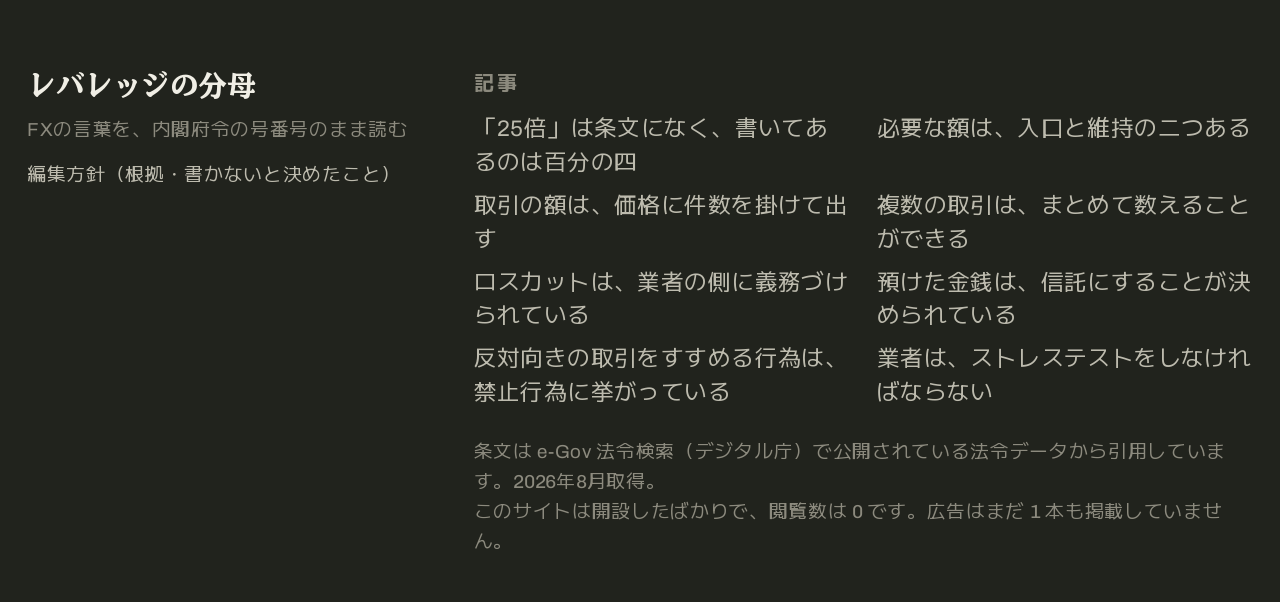
<file: kiji-1.html>
<!DOCTYPE html>
<html lang="ja">
<head>
<meta charset="utf-8">
<meta name="viewport" content="width=device-width, initial-scale=1">
<title>「25倍」は条文になく、書いてあるのは百分の四｜レバレッジの分母</title>
<meta name="description" content="広告でよく見る「レバレッジ25倍」という表現は、規則の中では倍率として書かれていません。条文にあるのは、取引の額に掛ける割合のほうです。">
<link rel="preconnect" href="https://fonts.googleapis.com">
<link rel="preconnect" href="https://fonts.gstatic.com" crossorigin>
<link rel="stylesheet" href="https://fonts.googleapis.com/css2?family=Archivo:wdth,wght@62..125,400;62..125,600;62..125,700&family=BIZ+UDMincho:wght@400;700&family=M+PLUS+2:wght@400;500;700&family=Chivo+Mono:wght@400;700&display=swap">
<link rel="stylesheet" href="assets/style.css">
</head>
<body>
<div class="top"><div class="hold"><div class="top__in">
  <a class="top__name" href="index.html">レバレッジの分母<small>ばいりつのぶんぼ</small></a>
  <span class="top__here">01</span>
</div></div></div>
<main id="main">

<article>
<section class="face face--draft">
  <div class="hold"><div class="spread">
    <div class="spread__l ask">
      <span class="ask__n">01</span>
      <p class="frac" style="margin-top:var(--s1)"><span class="n">1</span> / <span class="n">8</span><span>金商業等府令</span></p>
      <div style="margin-top:var(--s3)"><p class="t-note" style="margin-top:var(--s2)"><b>金商業等府令 第117条第7項・第8項</b><br>e-Gov 法令検索</p><p class="t-note" style="margin-top:var(--s2)"><b>金商業等府令 第117条第1項第27号</b><br>e-Gov 法令検索</p></div>
    </div>
    <div class="spread__axis" aria-hidden="true"></div>
    <div class="spread__r flow stack col">
      <p class="t-label" data-rv style="color:var(--acc)">金商業等府令 第117条第7項・第8項</p>
      <h1 class="t-h1" data-rv><span class="ph">「25倍」は</span><span class="ph">条文に</span><span class="ph">なく、</span><span class="ph">書いてあるのは</span><span class="ph">百分の四</span></h1>
      <p class="t-lede" data-rv>広告でよく見る「レバレッジ<span class="n">25</span>倍」という表現は、規則の中では倍率として書かれていません。条文にあるのは、取引の額に掛ける割合のほうです。</p>
      <div class="caution" data-rv><strong>広告についてのお知らせ</strong>この記事には広告が含まれません。いまのところ、掲載中の広告が <span class='n'>1</span> 本もないためです。記事の中にあるのは、広告を置くための空の枠だけです。掲載を始めたときは、この文を書き替えます。また、相場の見通し・売買の方法・おすすめの業者は、一切書いていません。</div>
      <figure data-rv><div class="plate"><svg viewBox="0 0 540 110" role="img" aria-label="この記事が読んでいる条文の位置"><text x="16" y="22" class="fs fs--w">この記事が読んでいる場所</text><rect x="16" y="34" width="160" height="58" rx="2" fill="var(--acc)" opacity=".12"/><rect x="16" y="34" width="160" height="58" rx="2" fill="none" stroke="var(--acc)"  class="mark"/><text x="96" y="60" text-anchor="middle" class="fs fs--b">第117条第7項</text><text x="96" y="79" text-anchor="middle" class="fs fs--w">百分の四</text><rect x="192" y="34" width="160" height="58" rx="2" fill="var(--acc)" opacity=".04"/><rect x="192" y="34" width="160" height="58" rx="2" fill="none" stroke="var(--acc)"  opacity=".38"/><text x="272" y="60" text-anchor="middle" class="fs fs--b">第117条第8項</text><text x="272" y="79" text-anchor="middle" class="fs fs--w">百分の四</text><rect x="368" y="34" width="160" height="58" rx="2" fill="var(--acc)" opacity=".04"/><rect x="368" y="34" width="160" height="58" rx="2" fill="none" stroke="var(--acc)"  opacity=".38"/><text x="448" y="60" text-anchor="middle" class="fs fs--b">第117条第1項第27号</text><text x="448" y="79" text-anchor="middle" class="fs fs--w">個人に限る</text></svg></div>
        <figcaption class="cap"><span class="ph">この</span><span class="ph">記事が</span><span class="ph">読んでいる</span><span class="ph">条文の</span><span class="ph">位置</span></figcaption>
        <p class="cap-n">箱の大きさは条文の長さを表していない。印が太いものが、この記事の中心にある号。</p></figure>
    </div>
  </div></div>
</section>

<section class="face face--paper">
  <div class="hold"><div class="spread">
    <div class="spread__l ask"><p class="t-label" style="color:var(--g3)">本文</p></div>
    <div class="spread__axis" aria-hidden="true"></div>
    <div class="spread__r flow stack col">
<h2 class="t-h2" data-rv><span class="ph">条文は、</span><span class="ph">割合として</span><span class="ph">書いている</span></h2>
<p class="t-body" data-rv>金融商品取引業等に関する内閣府令の第<span class="n">117</span>条第<span class="n">7</span>項は、約定時必要預託額を「当該各号に定める額に百分の四を乗じて得た額」と定めています。</p>
<p class="t-body" data-rv>第<span class="n">8</span>項も同じ言い方で、維持必要預託額について百分の四という割合を使っています。倍率という言葉は、どちらの項にも出てきません。</p>
<p class="t-body" data-rv>百分の四は、取引の額に掛ける割合です。取引の額の<span class="n">4</span>パーセントを預けておく、という書き方になっています。</p>
<blockquote data-rv><p class="t-quote">……当該各号に定める額に百分の四を乗じて得た額又は当該額に外国為替相場の変動を適切に反映させた額をいう。</p><cite class="t-note">金商業等府令 第<span class="n">117</span>条第<span class="n">7</span>項（e-Gov 法令検索）</cite></blockquote>
<figure data-rv><div class="plate"><svg viewBox="0 0 540 250" role="img" aria-label="支点の左に短い腕、右に長い腕を持つ天秤">
<path d="M52 168 L34 168" stroke="var(--acc)" stroke-width="3" class="beam-l"/>
<g class="lever">
<path d="M34 168H502" stroke="var(--g4)" stroke-width="2.2"/>
<circle cx="34" cy="168" r="5" fill="var(--acc)"/>
<circle cx="502" cy="168" r="5" fill="var(--g4)"/>
<rect x="20" y="120" width="28" height="40" rx="2" fill="var(--acc-tint)"/>
<rect x="20" y="120" width="28" height="40" rx="2" fill="none" stroke="var(--acc)" class="mark"/>
</g>
<path d="M52 168 L38 214 H66 Z" fill="var(--g4)"/>
<text x="52" y="236" text-anchor="middle" class="fs fs--w">支点</text>
<text x="20" y="108" class="fs fs--b">4</text><text x="36" y="108" class="fs">＝預ける割合</text>
<text x="502" y="150" text-anchor="end" class="fs fs--b">100</text>
<text x="502" y="132" text-anchor="end" class="fs">＝取引の額</text>
<text x="34" y="30" class="fs fs--w">左腕 18 ／ 右腕 450 ＝ 25.0 倍。腕の長さは 4 対 100 の比をそのまま写している。</text>
</svg></div><figcaption class="cap"><span class="ph">割合と</span><span class="ph">倍率は、</span><span class="ph">同じことを</span><span class="ph">裏返しに</span><span class="ph">言っている</span></figcaption><p class="cap-n">左の腕＝預ける額（取引の額の<span class="n">4</span>パーセント）、右の腕＝取引の額。腕の長さは <span class="n">1</span> 対 <span class="n">25</span> の比でそのまま描いてある。</p></figure>
<h2 class="t-h2" data-rv><span class="ph">割合を</span><span class="ph">裏返すと</span><span class="ph">倍率に</span><span class="ph">なる</span></h2>
<p class="t-body" data-rv>取引の額に対して<span class="n">4</span>パーセントを預けるということは、預けた額の<span class="n">25</span>倍までの取引ができるという言い方に置き換えられます。</p>
<p class="t-body" data-rv><span class="n">1</span>を<span class="n">0.04</span>で割ると<span class="n">25</span>になります。広告に出てくる倍率は、この割り算の結果です。条文が定めているのは割り算の前の側です。</p>
<p class="t-body" data-rv>どちらの言い方でも中身は同じですが、原文を探すときは「百分の四」で探さないと見つかりません。</p>
<div class="promo" data-rv><p class="promo__d">この枠は、広告を掲載するために用意した枠です。掲載を始めたときは、ここに広告が入ります。現在は掲載していません。</p><div class="promo__slot">広告の枠<br>（現在、掲載中の広告はありません）</div></div>
<h2 class="t-h2" data-rv><span class="ph">但し書きが</span><span class="ph">同じ</span><span class="ph">項に</span><span class="ph">付いている</span></h2>
<p class="t-body" data-rv>第<span class="n">7</span>項には「又は当該額に外国為替相場の変動を適切に反映させた額」という選択肢が並べて書かれています。百分の四だけが唯一の計算方法ではありません。</p>
<p class="t-body" data-rv>さらに、オプションが行使された場合に顧客が一定額の金銭を支払うこととなるものについては、その金銭の額をいう、という但し書きもあります。</p>
<p class="t-body" data-rv>条文は、原則の割合と、別の計算になる場合の両方を同じ項に書いています。割合だけを覚えると、条文の半分しか見ていないことになります。</p>
<h2 class="t-h2" data-rv><span class="ph">この</span><span class="ph">規制が</span><span class="ph">かかる</span><span class="ph">相手は</span><span class="ph">限られている</span></h2>
<p class="t-body" data-rv>第<span class="n">117</span>条第<span class="n">1</span>項第<span class="n">27</span>号は、対象を個人に限ると括弧書きで書いています。法人が行う取引には、この号の規制がそのままはかかりません。</p>
<p class="t-body" data-rv>つまり、百分の四という数字は「個人が行う通貨関連デリバティブ取引」についての数字です。相手が誰かで、条文の効き方が変わります。</p>
<h2 class="t-h2" data-rv>「通貨関連デリバティブ取引」という<span class="ph">言葉が</span><span class="ph">使われている</span></h2>
<p class="t-body" data-rv>条文は、FXという言葉を使っていません。第<span class="n">117</span>条第<span class="n">1</span>項第<span class="n">27</span>号は、第<span class="n">123</span>条第<span class="n">1</span>項第<span class="n">21</span>号の<span class="n">2</span>に規定する通貨関連デリバティブ取引をいう、と定義を借りてきています。</p>
<p class="t-body" data-rv>決済のために行うものは除く、という括弧書きも同じ位置にあります。定義がどこから来ているかを追わないと、範囲が分かりません。</p>
<h2 class="t-h2" data-rv><span class="ph">この</span><span class="ph">記事で</span><span class="ph">確かめられること</span></h2>
<p class="t-body" data-rv>規則にあるのは百分の四という割合で、<span class="n">25</span>倍という倍率ではありません。倍率は、その割合を裏返した言い方です。</p>
<p class="t-body" data-rv>そして、この割合がかかるのは個人が行う通貨関連デリバティブ取引に限られています。原文にあたるときは、この二つを先に押さえます。</p>
<h2 class="t-h2" data-rv><span class="ph">「乗じて得た</span><span class="ph">額」という</span><span class="ph">書き方</span></h2>
<p class="t-body" data-rv>第<span class="n">7</span>項も第<span class="n">8</span>項も、割合を掛ける動作を「乗じて得た額」と書いています。掛け算であることが、条文の言葉づかいからはっきり読み取れます。</p>
<p class="t-body" data-rv>掛けられる側は取引の額で、その定義はさらに別の項にあります。条文は、掛け算の両側を別々の場所に置いています。</p>
<p class="t-body" data-rv>したがって、割合だけを知っても計算はできません。掛けられる側の定義まで追う必要があります。</p>
<h2 class="t-h2" data-rv><span class="ph">第7項と第8項は、</span><span class="ph">名前が</span><span class="ph">違う</span></h2>
<p class="t-body" data-rv>第<span class="n">7</span>項が定めているのは約定時必要預託額、第<span class="n">8</span>項が定めているのは維持必要預託額です。同じ百分の四でも、名前と使う場面が違います。</p>
<p class="t-body" data-rv>第<span class="n">8</span>項には、算出された額が顧客の負担する債務の履行に必要な金銭の額を超える場合には、その金銭の額とする、という括弧書きも付いています。</p>
<p class="t-body" data-rv>同じ割合を使いながら、上限のかかり方が二つの項で違います。並べて読むと、その違いが見えます。</p>
<div class="caution" data-rv><strong>先にお断りします</strong>この記事は条文の写しです。個別の取引条件は、取引しようとする業者の書面と、金融庁の登録の有無を必ずご確認ください。</div>
    </div>
  </div></div>
</section>

<section class="face face--draft">
  <div class="hold">
    <p class="t-label" style="color:var(--g3)">つづき</p>
    <ul class="list"><li><a class="item" href="kiji-2.html"><span class="item__n t-label">次の号へ</span><span class="item__t t-h3"><span class="ph">必要な</span><span class="ph">額は、</span><span class="ph">入口と</span><span class="ph">維持の</span><span class="ph">二つ</span><span class="ph">ある</span></span></a></li></ul>
  </div>
</section>
</article>
</main>
<footer class="tail"><div class="hold"><div class="tail__in">
  <div>
    <p class="t-h2 on1">レバレッジの分母</p>
    <p class="t-note" style="margin-top:var(--s1)">FXの言葉を、内閣府令の号番号のまま読む</p>
    <p class="t-note" style="margin-top:var(--s2)"><a href="houshin.html">編集方針（根拠・書かないと決めたこと）</a></p>
  </div>
  <div>
    <p class="t-label on3">記事</p>
    <ul style="margin-top:var(--s2)"><li><a href="kiji-1.html">「25倍」は条文になく、書いてあるのは百分の四</a></li><li><a href="kiji-2.html">必要な額は、入口と維持の二つある</a></li><li><a href="kiji-3.html">取引の額は、価格に件数を掛けて出す</a></li><li><a href="kiji-4.html">複数の取引は、まとめて数えることができる</a></li><li><a href="kiji-5.html">ロスカットは、業者の側に義務づけられている</a></li><li><a href="kiji-6.html">預けた金銭は、信託にすることが決められている</a></li><li><a href="kiji-7.html">反対向きの取引をすすめる行為は、禁止行為に挙がっている</a></li><li><a href="kiji-8.html">業者は、ストレステストをしなければならない</a></li></ul>
    <p class="t-note" style="margin-top:var(--s3)">条文は e-Gov 法令検索（デジタル庁）で公開されている法令データから引用しています。<span class="n">2026</span>年<span class="n">8</span>月取得。</p>
    <p class="t-note">このサイトは開設したばかりで、閲覧数は <span class="n">0</span> です。広告はまだ <span class="n">1</span> 本も掲載していません。</p>
  </div>
</div></div></footer>
<script src="assets/app.js"></script>
</body>
</html>
</file>
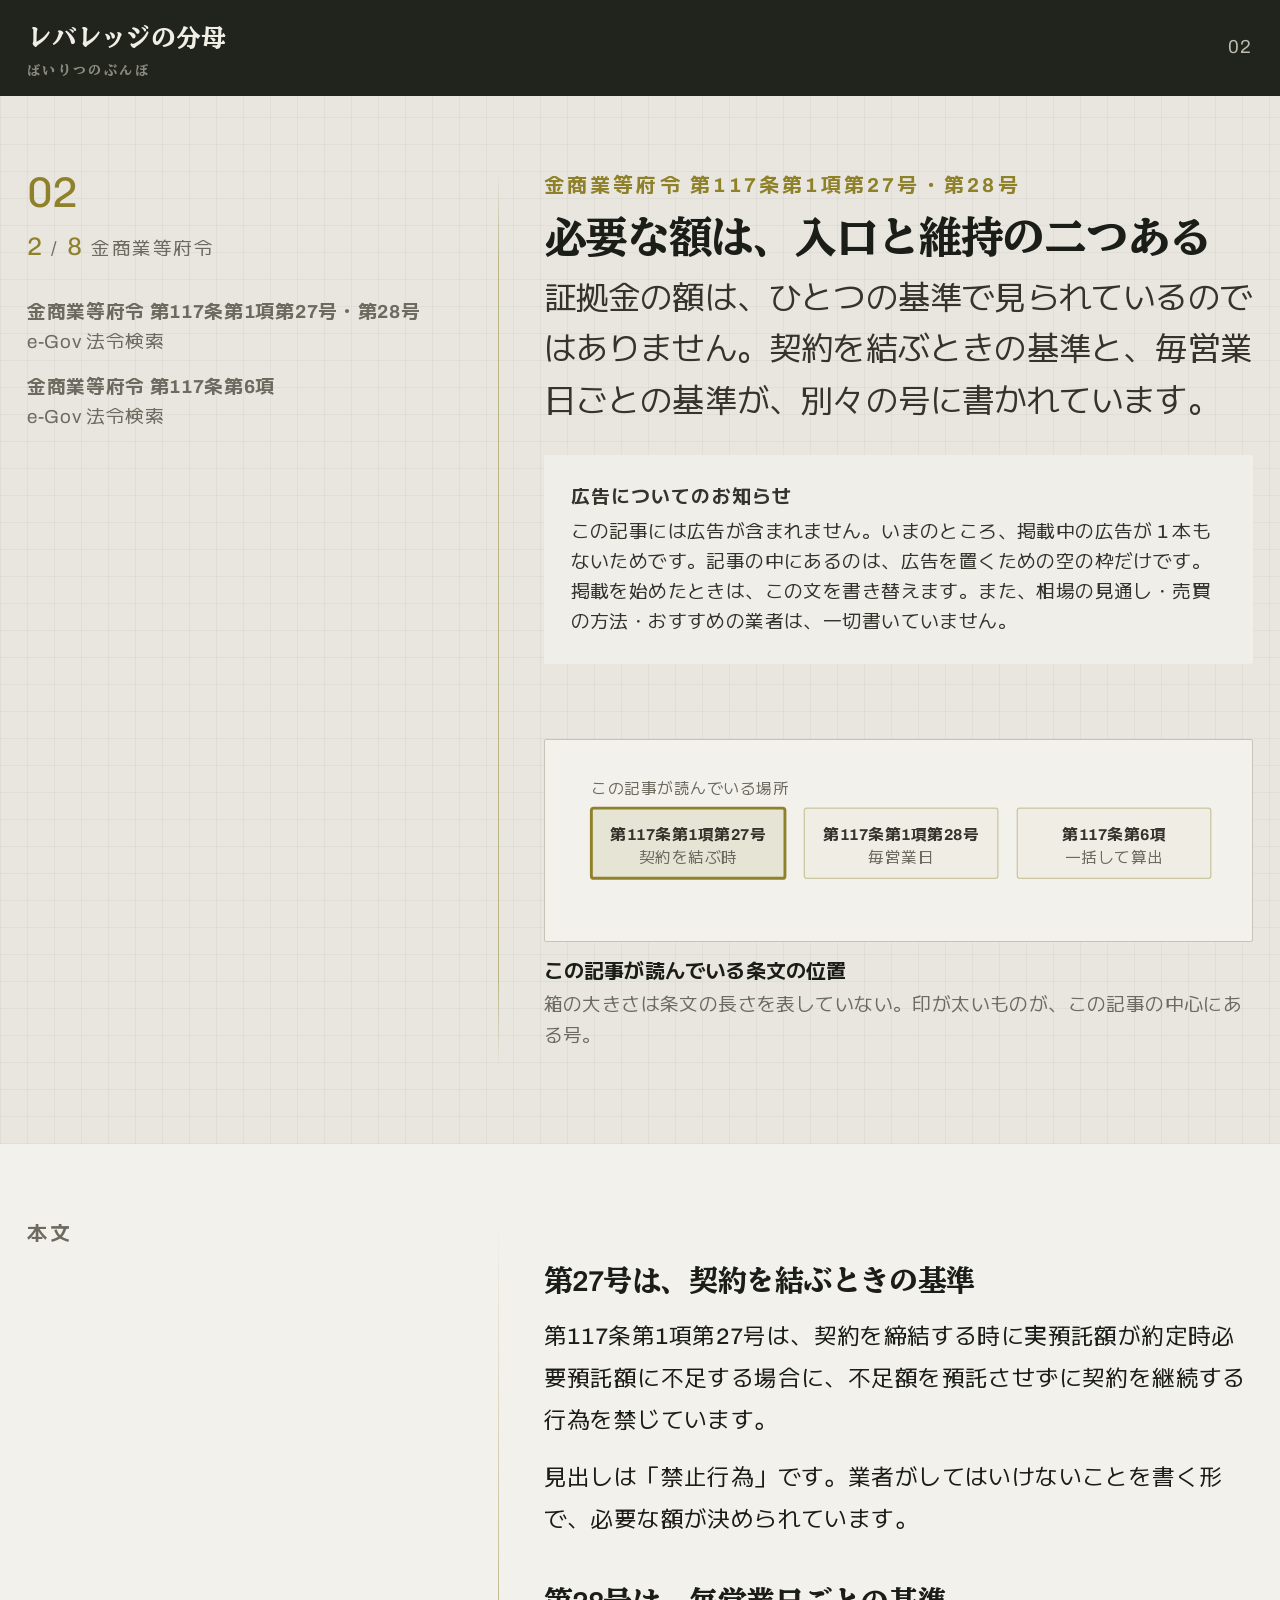
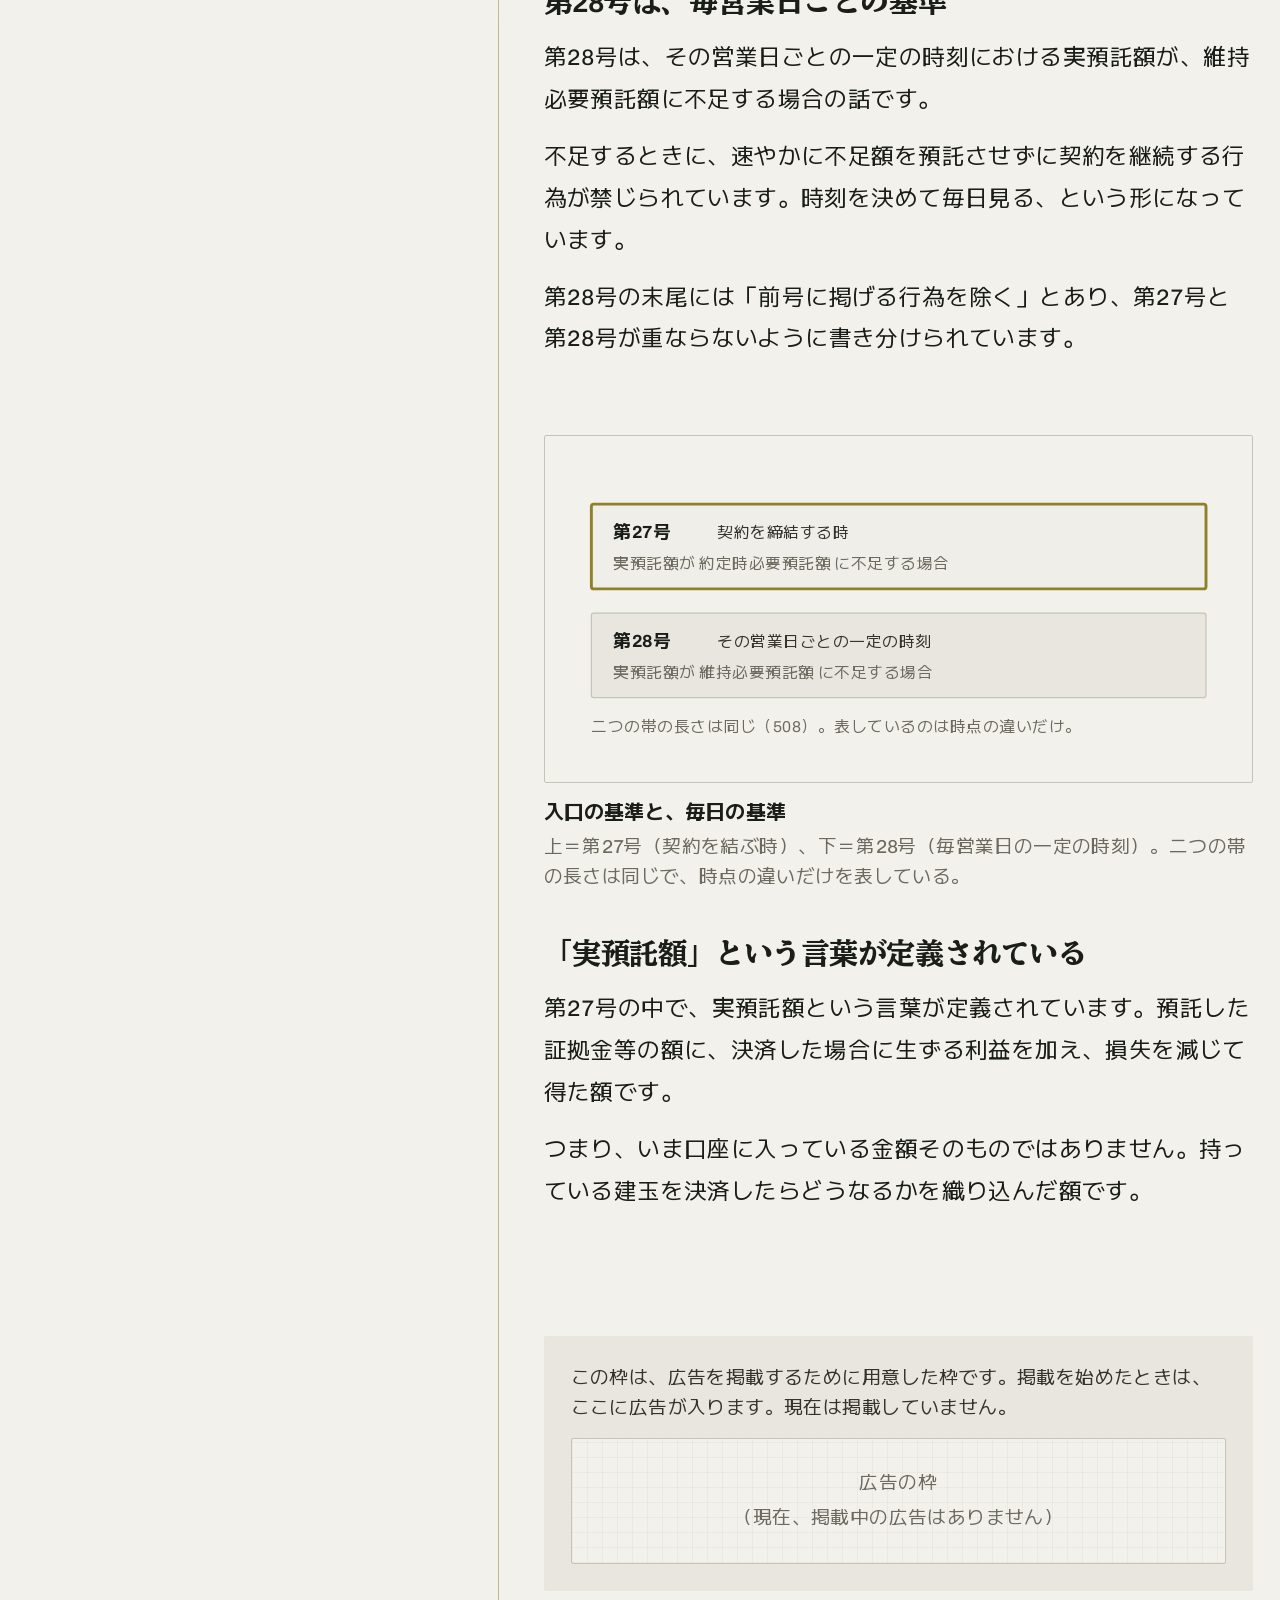
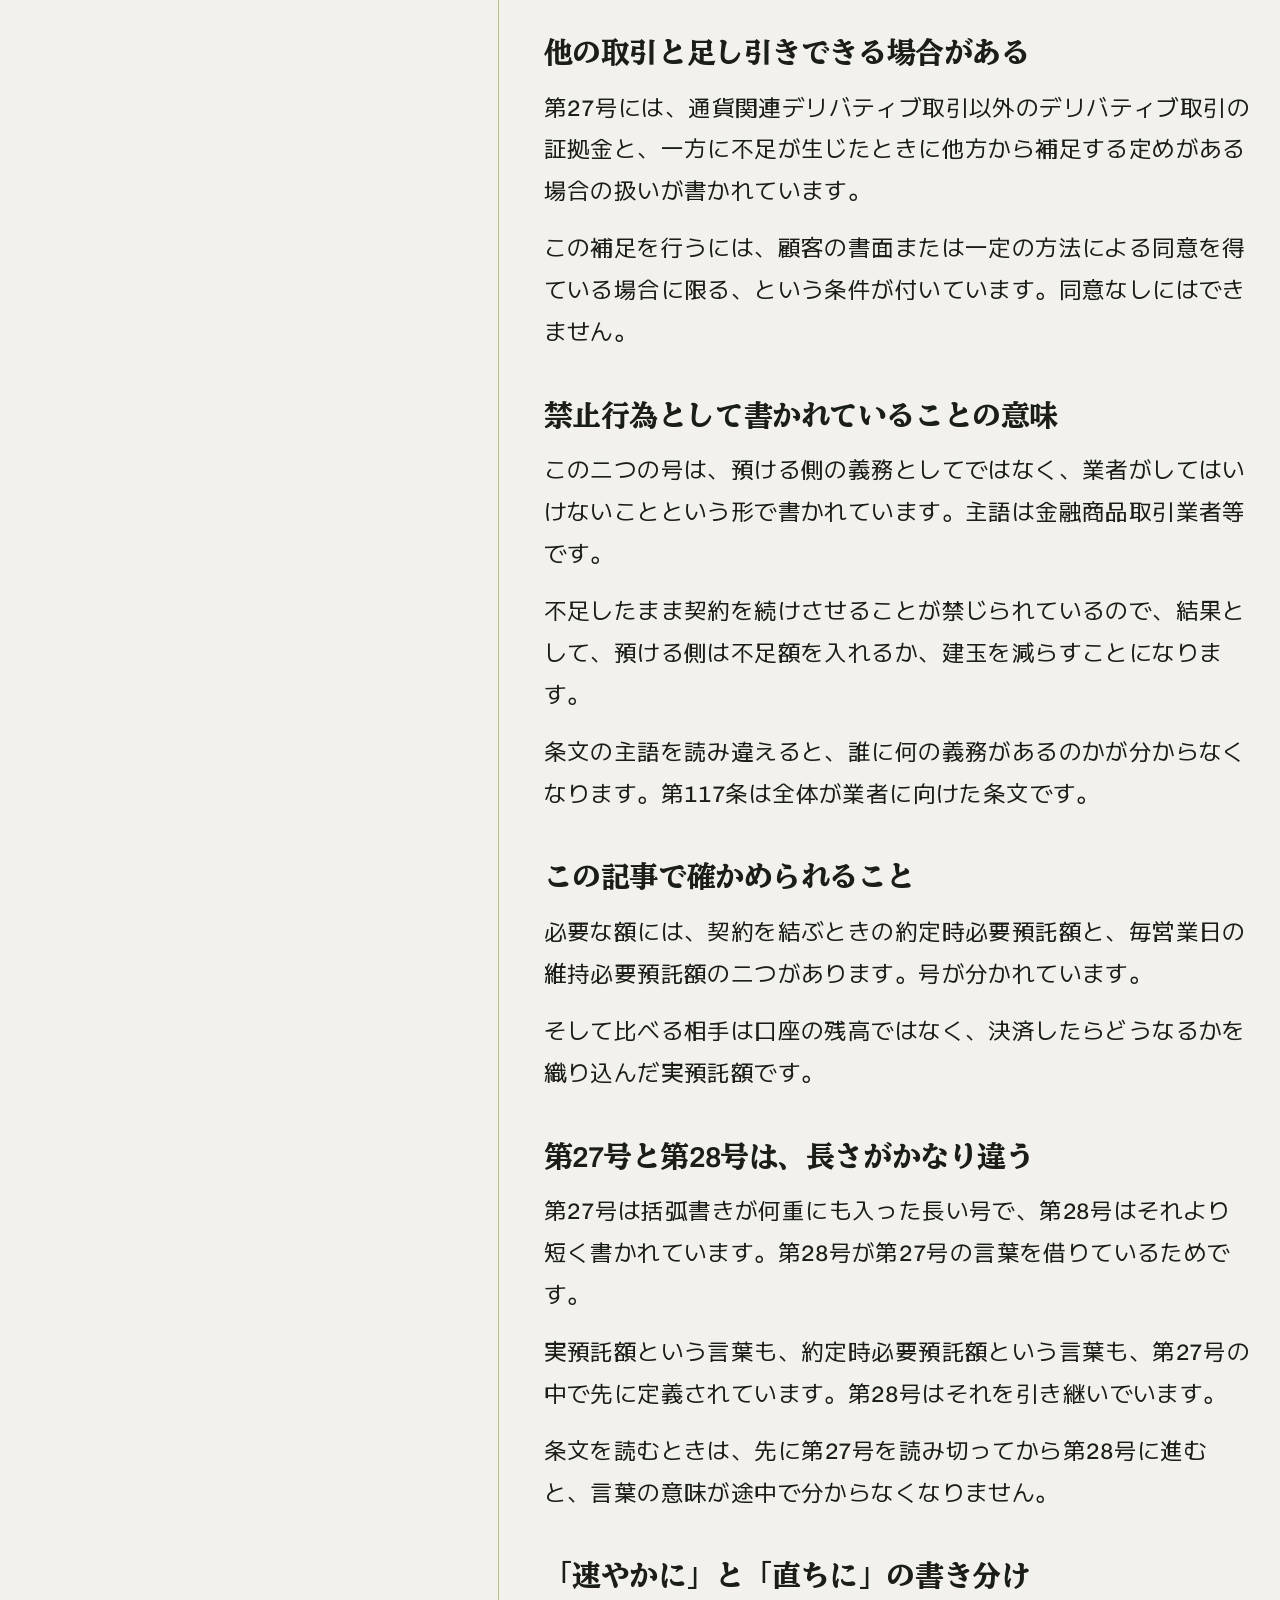
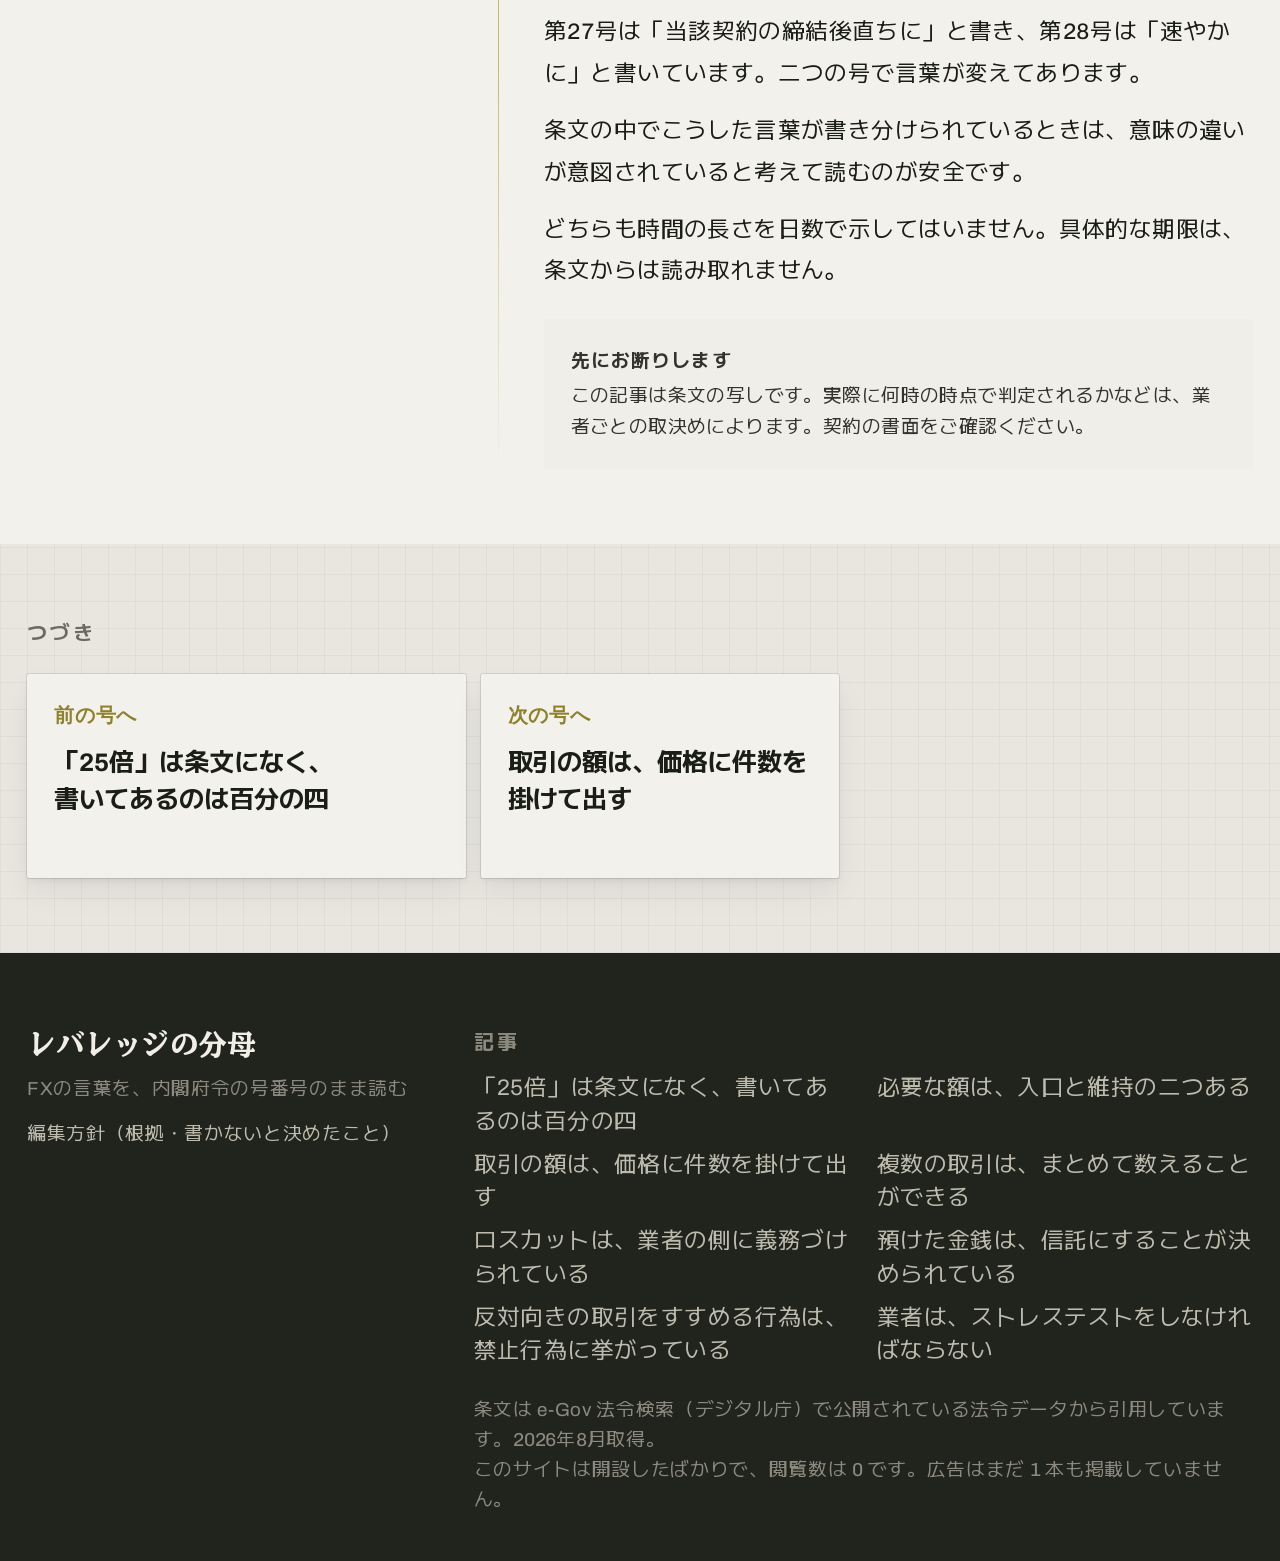
<file: kiji-2.html>
<!DOCTYPE html>
<html lang="ja">
<head>
<meta charset="utf-8">
<meta name="viewport" content="width=device-width, initial-scale=1">
<title>必要な額は、入口と維持の二つある｜レバレッジの分母</title>
<meta name="description" content="証拠金の額は、ひとつの基準で見られているのではありません。契約を結ぶときの基準と、毎営業日ごとの基準が、別々の号に書かれています。">
<link rel="preconnect" href="https://fonts.googleapis.com">
<link rel="preconnect" href="https://fonts.gstatic.com" crossorigin>
<link rel="stylesheet" href="https://fonts.googleapis.com/css2?family=Archivo:wdth,wght@62..125,400;62..125,600;62..125,700&family=BIZ+UDMincho:wght@400;700&family=M+PLUS+2:wght@400;500;700&family=Chivo+Mono:wght@400;700&display=swap">
<link rel="stylesheet" href="assets/style.css">
</head>
<body>
<div class="top"><div class="hold"><div class="top__in">
  <a class="top__name" href="index.html">レバレッジの分母<small>ばいりつのぶんぼ</small></a>
  <span class="top__here">02</span>
</div></div></div>
<main id="main">

<article>
<section class="face face--draft">
  <div class="hold"><div class="spread">
    <div class="spread__l ask">
      <span class="ask__n">02</span>
      <p class="frac" style="margin-top:var(--s1)"><span class="n">2</span> / <span class="n">8</span><span>金商業等府令</span></p>
      <div style="margin-top:var(--s3)"><p class="t-note" style="margin-top:var(--s2)"><b>金商業等府令 第117条第1項第27号・第28号</b><br>e-Gov 法令検索</p><p class="t-note" style="margin-top:var(--s2)"><b>金商業等府令 第117条第6項</b><br>e-Gov 法令検索</p></div>
    </div>
    <div class="spread__axis" aria-hidden="true"></div>
    <div class="spread__r flow stack col">
      <p class="t-label" data-rv style="color:var(--acc)">金商業等府令 第117条第1項第27号・第28号</p>
      <h1 class="t-h1" data-rv><span class="ph">必要な</span><span class="ph">額は、</span><span class="ph">入口と</span><span class="ph">維持の</span><span class="ph">二つ</span><span class="ph">ある</span></h1>
      <p class="t-lede" data-rv>証拠金の額は、ひとつの基準で見られているのではありません。契約を結ぶときの基準と、毎営業日ごとの基準が、別々の号に書かれています。</p>
      <div class="caution" data-rv><strong>広告についてのお知らせ</strong>この記事には広告が含まれません。いまのところ、掲載中の広告が <span class='n'>1</span> 本もないためです。記事の中にあるのは、広告を置くための空の枠だけです。掲載を始めたときは、この文を書き替えます。また、相場の見通し・売買の方法・おすすめの業者は、一切書いていません。</div>
      <figure data-rv><div class="plate"><svg viewBox="0 0 540 110" role="img" aria-label="この記事が読んでいる条文の位置"><text x="16" y="22" class="fs fs--w">この記事が読んでいる場所</text><rect x="16" y="34" width="160" height="58" rx="2" fill="var(--acc)" opacity=".12"/><rect x="16" y="34" width="160" height="58" rx="2" fill="none" stroke="var(--acc)"  class="mark"/><text x="96" y="60" text-anchor="middle" class="fs fs--b">第117条第1項第27号</text><text x="96" y="79" text-anchor="middle" class="fs fs--w">契約を結ぶ時</text><rect x="192" y="34" width="160" height="58" rx="2" fill="var(--acc)" opacity=".04"/><rect x="192" y="34" width="160" height="58" rx="2" fill="none" stroke="var(--acc)"  opacity=".38"/><text x="272" y="60" text-anchor="middle" class="fs fs--b">第117条第1項第28号</text><text x="272" y="79" text-anchor="middle" class="fs fs--w">毎営業日</text><rect x="368" y="34" width="160" height="58" rx="2" fill="var(--acc)" opacity=".04"/><rect x="368" y="34" width="160" height="58" rx="2" fill="none" stroke="var(--acc)"  opacity=".38"/><text x="448" y="60" text-anchor="middle" class="fs fs--b">第117条第6項</text><text x="448" y="79" text-anchor="middle" class="fs fs--w">一括して算出</text></svg></div>
        <figcaption class="cap"><span class="ph">この</span><span class="ph">記事が</span><span class="ph">読んでいる</span><span class="ph">条文の</span><span class="ph">位置</span></figcaption>
        <p class="cap-n">箱の大きさは条文の長さを表していない。印が太いものが、この記事の中心にある号。</p></figure>
    </div>
  </div></div>
</section>

<section class="face face--paper">
  <div class="hold"><div class="spread">
    <div class="spread__l ask"><p class="t-label" style="color:var(--g3)">本文</p></div>
    <div class="spread__axis" aria-hidden="true"></div>
    <div class="spread__r flow stack col">
<h2 class="t-h2" data-rv><span class="ph">第27号は、</span><span class="ph">契約を</span><span class="ph">結ぶときの</span><span class="ph">基準</span></h2>
<p class="t-body" data-rv>第<span class="n">117</span>条第<span class="n">1</span>項第<span class="n">27</span>号は、契約を締結する時に実預託額が約定時必要預託額に不足する場合に、不足額を預託させずに契約を継続する行為を禁じています。</p>
<p class="t-body" data-rv>見出しは「禁止行為」です。業者がしてはいけないことを書く形で、必要な額が決められています。</p>
<h2 class="t-h2" data-rv><span class="ph">第28号は、</span><span class="ph">毎営業日ごとの</span><span class="ph">基準</span></h2>
<p class="t-body" data-rv>第<span class="n">28</span>号は、その営業日ごとの一定の時刻における実預託額が、維持必要預託額に不足する場合の話です。</p>
<p class="t-body" data-rv>不足するときに、速やかに不足額を預託させずに契約を継続する行為が禁じられています。時刻を決めて毎日見る、という形になっています。</p>
<p class="t-body" data-rv>第<span class="n">28</span>号の末尾には「前号に掲げる行為を除く」とあり、第<span class="n">27</span>号と第<span class="n">28</span>号が重ならないように書き分けられています。</p>
<figure data-rv><div class="plate"><svg viewBox="0 0 540 230" role="img" aria-label="契約を結ぶときの基準と、毎営業日の基準">
<rect x="16" y="34" width="508" height="70" rx="2" fill="var(--acc-tint)"/>
<rect x="16" y="34" width="508" height="70" rx="2" fill="none" stroke="var(--acc)" class="mark"/>
<text x="34" y="62" class="fl fl--b">第27号</text>
<text x="120" y="62" class="fs">契約を締結する時</text>
<text x="34" y="88" class="fs fs--w">実預託額が 約定時必要預託額 に不足する場合</text>
<rect x="16" y="124" width="508" height="70" rx="2" fill="var(--g1)"/>
<rect x="16" y="124" width="508" height="70" rx="2" fill="none" stroke="var(--g2)"/>
<text x="34" y="152" class="fl fl--b">第28号</text>
<text x="120" y="152" class="fs">その営業日ごとの一定の時刻</text>
<text x="34" y="178" class="fs fs--w">実預託額が 維持必要預託額 に不足する場合</text>
<text x="16" y="222" class="fs fs--w">二つの帯の長さは同じ（508）。表しているのは時点の違いだけ。</text>
</svg></div><figcaption class="cap"><span class="ph">入口の</span><span class="ph">基準と、</span><span class="ph">毎日の</span><span class="ph">基準</span></figcaption><p class="cap-n">上＝第<span class="n">27</span>号（契約を結ぶ時）、下＝第<span class="n">28</span>号（毎営業日の一定の時刻）。二つの帯の長さは同じで、時点の違いだけを表している。</p></figure>
<h2 class="t-h2" data-rv><span class="ph">「実預託額」という</span><span class="ph">言葉が</span><span class="ph">定義されている</span></h2>
<p class="t-body" data-rv>第<span class="n">27</span>号の中で、実預託額という言葉が定義されています。預託した証拠金等の額に、決済した場合に生ずる利益を加え、損失を減じて得た額です。</p>
<p class="t-body" data-rv>つまり、いま口座に入っている金額そのものではありません。持っている建玉を決済したらどうなるかを織り込んだ額です。</p>
<div class="promo" data-rv><p class="promo__d">この枠は、広告を掲載するために用意した枠です。掲載を始めたときは、ここに広告が入ります。現在は掲載していません。</p><div class="promo__slot">広告の枠<br>（現在、掲載中の広告はありません）</div></div>
<h2 class="t-h2" data-rv><span class="ph">他の</span><span class="ph">取引と</span><span class="ph">足し引きできる</span><span class="ph">場合が</span><span class="ph">ある</span></h2>
<p class="t-body" data-rv>第<span class="n">27</span>号には、通貨関連デリバティブ取引以外のデリバティブ取引の証拠金と、一方に不足が生じたときに他方から補足する定めがある場合の扱いが書かれています。</p>
<p class="t-body" data-rv>この補足を行うには、顧客の書面または一定の方法による同意を得ている場合に限る、という条件が付いています。同意なしにはできません。</p>
<h2 class="t-h2" data-rv><span class="ph">禁止行為として</span><span class="ph">書かれていることの</span><span class="ph">意味</span></h2>
<p class="t-body" data-rv>この二つの号は、預ける側の義務としてではなく、業者がしてはいけないことという形で書かれています。主語は金融商品取引業者等です。</p>
<p class="t-body" data-rv>不足したまま契約を続けさせることが禁じられているので、結果として、預ける側は不足額を入れるか、建玉を減らすことになります。</p>
<p class="t-body" data-rv>条文の主語を読み違えると、誰に何の義務があるのかが分からなくなります。第<span class="n">117</span>条は全体が業者に向けた条文です。</p>
<h2 class="t-h2" data-rv><span class="ph">この</span><span class="ph">記事で</span><span class="ph">確かめられること</span></h2>
<p class="t-body" data-rv>必要な額には、契約を結ぶときの約定時必要預託額と、毎営業日の維持必要預託額の二つがあります。号が分かれています。</p>
<p class="t-body" data-rv>そして比べる相手は口座の残高ではなく、決済したらどうなるかを織り込んだ実預託額です。</p>
<h2 class="t-h2" data-rv><span class="ph">第27号と第28号は、</span><span class="ph">長さが</span><span class="ph">かなり</span><span class="ph">違う</span></h2>
<p class="t-body" data-rv>第<span class="n">27</span>号は括弧書きが何重にも入った長い号で、第<span class="n">28</span>号はそれより短く書かれています。第<span class="n">28</span>号が第<span class="n">27</span>号の言葉を借りているためです。</p>
<p class="t-body" data-rv>実預託額という言葉も、約定時必要預託額という言葉も、第<span class="n">27</span>号の中で先に定義されています。第<span class="n">28</span>号はそれを引き継いでいます。</p>
<p class="t-body" data-rv>条文を読むときは、先に第<span class="n">27</span>号を読み切ってから第<span class="n">28</span>号に進むと、言葉の意味が途中で分からなくなりません。</p>
<h2 class="t-h2" data-rv>「速やかに」と「直ちに」<span class="ph">の</span><span class="ph">書き分け</span></h2>
<p class="t-body" data-rv>第<span class="n">27</span>号は「当該契約の締結後直ちに」と書き、第<span class="n">28</span>号は「速やかに」と書いています。二つの号で言葉が変えてあります。</p>
<p class="t-body" data-rv>条文の中でこうした言葉が書き分けられているときは、意味の違いが意図されていると考えて読むのが安全です。</p>
<p class="t-body" data-rv>どちらも時間の長さを日数で示してはいません。具体的な期限は、条文からは読み取れません。</p>
<div class="caution" data-rv><strong>先にお断りします</strong>この記事は条文の写しです。実際に何時の時点で判定されるかなどは、業者ごとの取決めによります。契約の書面をご確認ください。</div>
    </div>
  </div></div>
</section>

<section class="face face--draft">
  <div class="hold">
    <p class="t-label" style="color:var(--g3)">つづき</p>
    <ul class="list"><li><a class="item" href="kiji-1.html"><span class="item__n t-label">前の号へ</span><span class="item__t t-h3"><span class="ph">「25倍」は</span><span class="ph">条文に</span><span class="ph">なく、</span><span class="ph">書いてあるのは</span><span class="ph">百分の四</span></span></a></li><li><a class="item" href="kiji-3.html"><span class="item__n t-label">次の号へ</span><span class="item__t t-h3"><span class="ph">取引の</span><span class="ph">額は、</span><span class="ph">価格に</span><span class="ph">件数を</span><span class="ph">掛けて</span><span class="ph">出す</span></span></a></li></ul>
  </div>
</section>
</article>
</main>
<footer class="tail"><div class="hold"><div class="tail__in">
  <div>
    <p class="t-h2 on1">レバレッジの分母</p>
    <p class="t-note" style="margin-top:var(--s1)">FXの言葉を、内閣府令の号番号のまま読む</p>
    <p class="t-note" style="margin-top:var(--s2)"><a href="houshin.html">編集方針（根拠・書かないと決めたこと）</a></p>
  </div>
  <div>
    <p class="t-label on3">記事</p>
    <ul style="margin-top:var(--s2)"><li><a href="kiji-1.html">「25倍」は条文になく、書いてあるのは百分の四</a></li><li><a href="kiji-2.html">必要な額は、入口と維持の二つある</a></li><li><a href="kiji-3.html">取引の額は、価格に件数を掛けて出す</a></li><li><a href="kiji-4.html">複数の取引は、まとめて数えることができる</a></li><li><a href="kiji-5.html">ロスカットは、業者の側に義務づけられている</a></li><li><a href="kiji-6.html">預けた金銭は、信託にすることが決められている</a></li><li><a href="kiji-7.html">反対向きの取引をすすめる行為は、禁止行為に挙がっている</a></li><li><a href="kiji-8.html">業者は、ストレステストをしなければならない</a></li></ul>
    <p class="t-note" style="margin-top:var(--s3)">条文は e-Gov 法令検索（デジタル庁）で公開されている法令データから引用しています。<span class="n">2026</span>年<span class="n">8</span>月取得。</p>
    <p class="t-note">このサイトは開設したばかりで、閲覧数は <span class="n">0</span> です。広告はまだ <span class="n">1</span> 本も掲載していません。</p>
  </div>
</div></div></footer>
<script src="assets/app.js"></script>
</body>
</html>
</file>
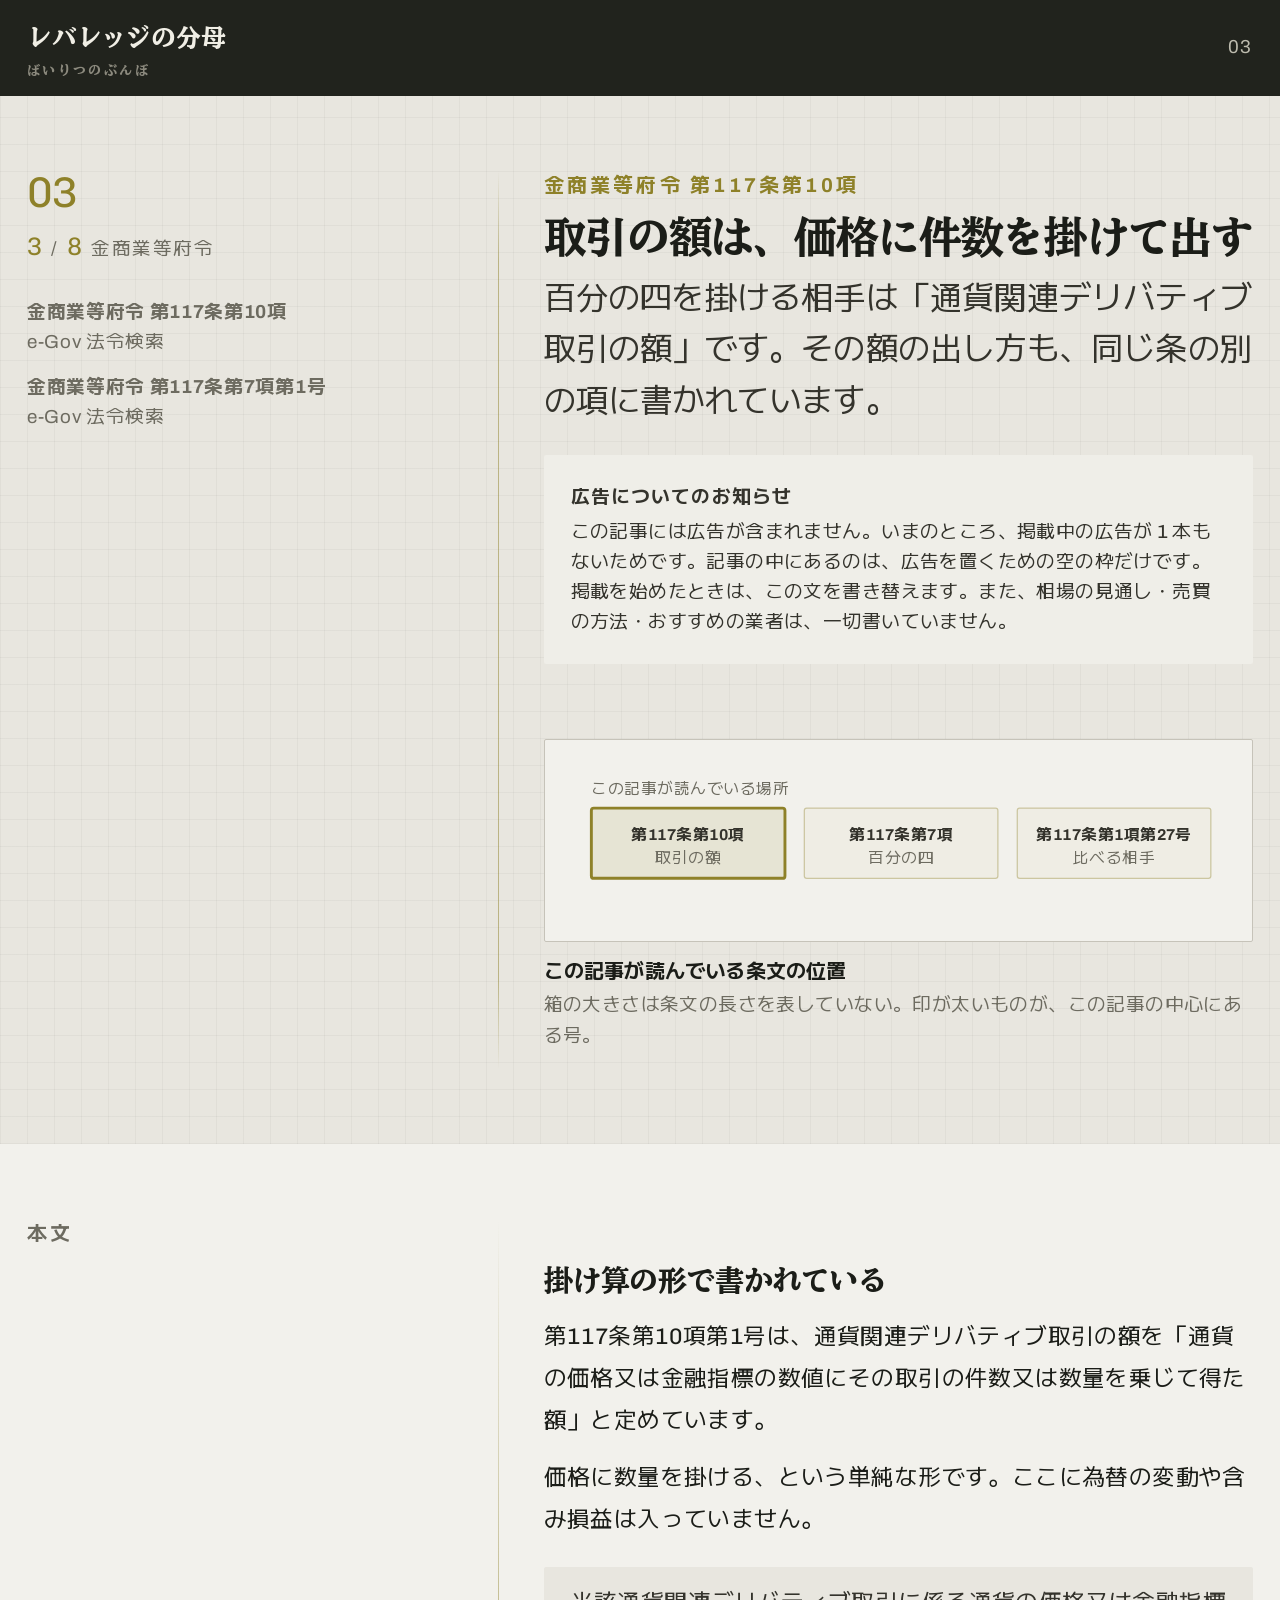
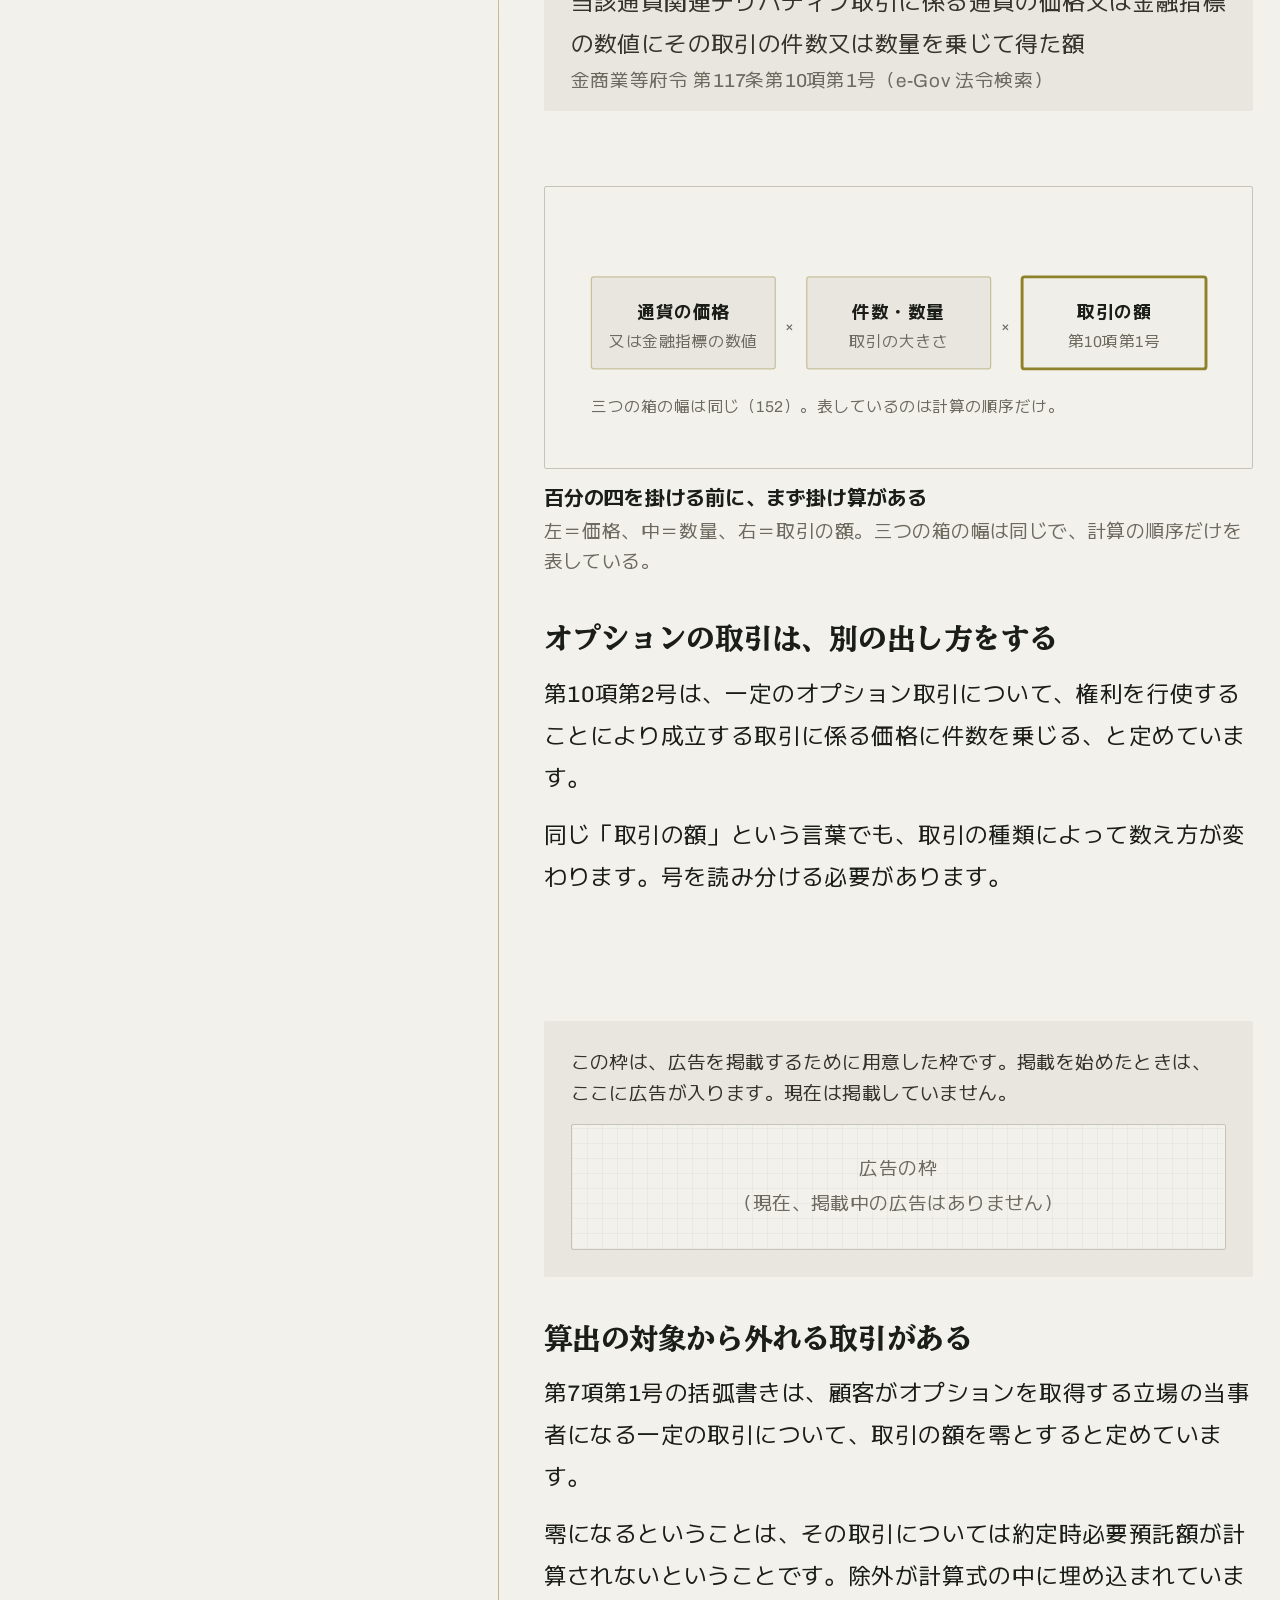
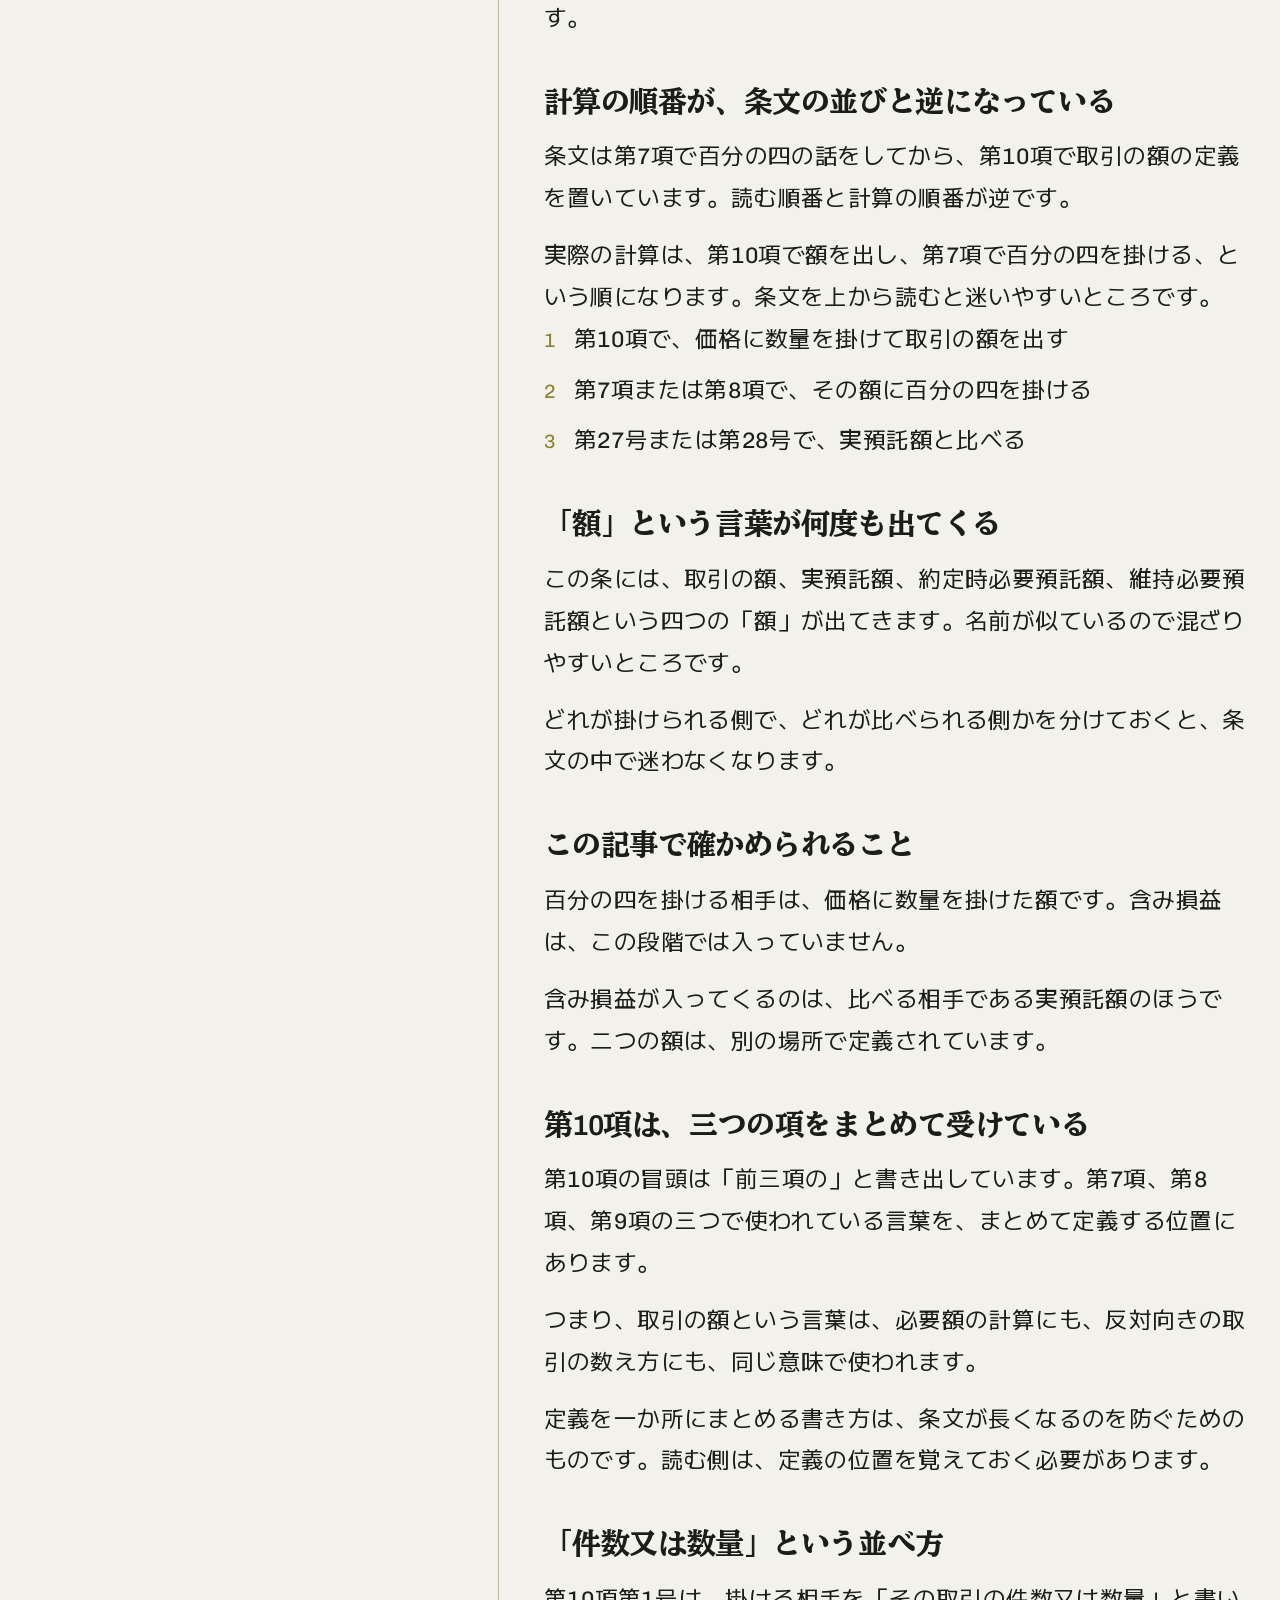
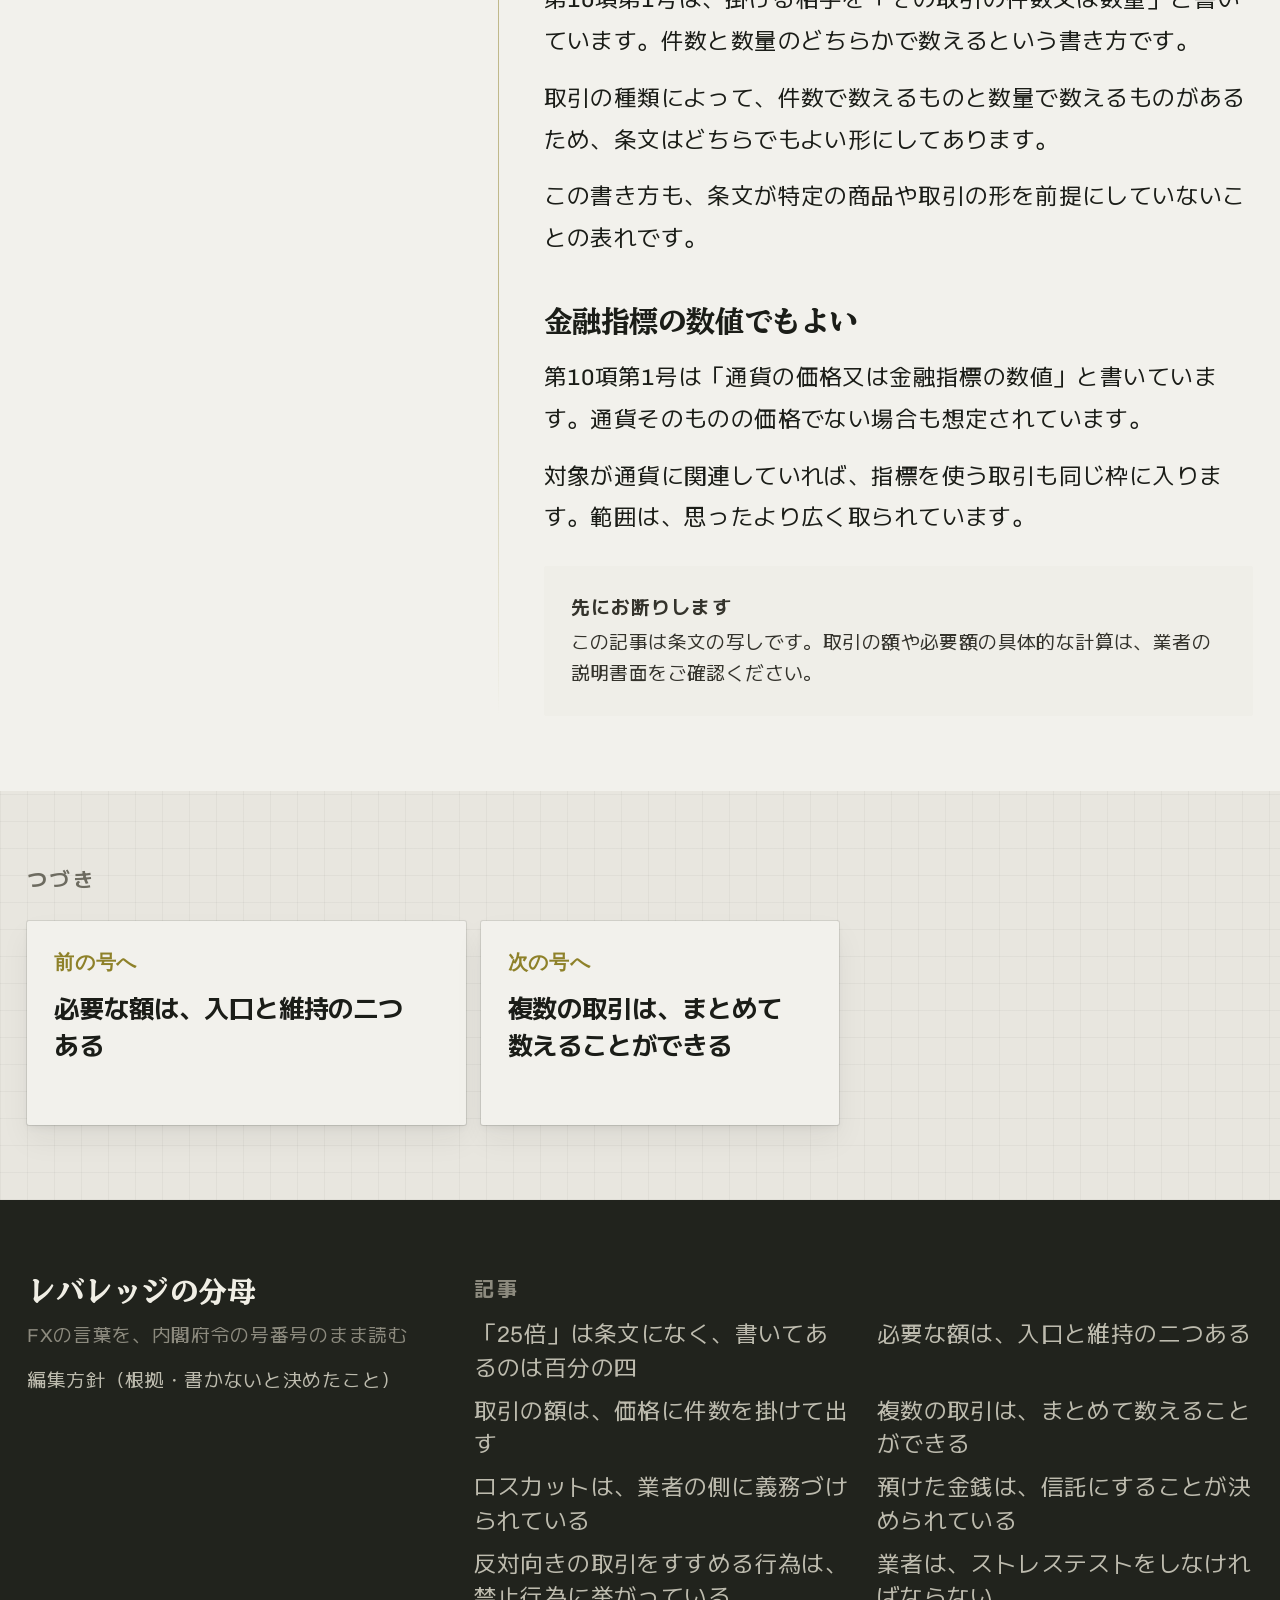
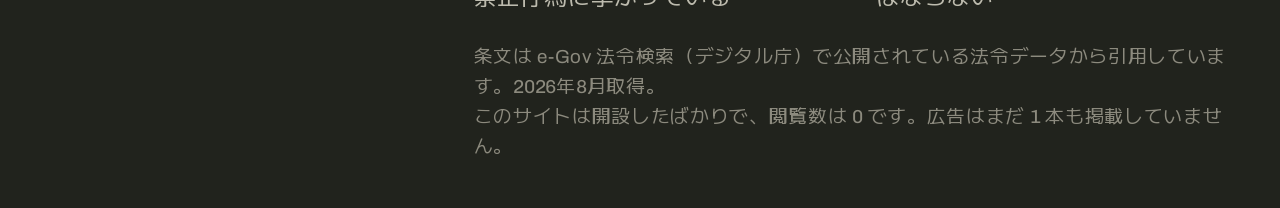
<file: kiji-3.html>
<!DOCTYPE html>
<html lang="ja">
<head>
<meta charset="utf-8">
<meta name="viewport" content="width=device-width, initial-scale=1">
<title>取引の額は、価格に件数を掛けて出す｜レバレッジの分母</title>
<meta name="description" content="百分の四を掛ける相手は「通貨関連デリバティブ取引の額」です。その額の出し方も、同じ条の別の項に書かれています。">
<link rel="preconnect" href="https://fonts.googleapis.com">
<link rel="preconnect" href="https://fonts.gstatic.com" crossorigin>
<link rel="stylesheet" href="https://fonts.googleapis.com/css2?family=Archivo:wdth,wght@62..125,400;62..125,600;62..125,700&family=BIZ+UDMincho:wght@400;700&family=M+PLUS+2:wght@400;500;700&family=Chivo+Mono:wght@400;700&display=swap">
<link rel="stylesheet" href="assets/style.css">
</head>
<body>
<div class="top"><div class="hold"><div class="top__in">
  <a class="top__name" href="index.html">レバレッジの分母<small>ばいりつのぶんぼ</small></a>
  <span class="top__here">03</span>
</div></div></div>
<main id="main">

<article>
<section class="face face--draft">
  <div class="hold"><div class="spread">
    <div class="spread__l ask">
      <span class="ask__n">03</span>
      <p class="frac" style="margin-top:var(--s1)"><span class="n">3</span> / <span class="n">8</span><span>金商業等府令</span></p>
      <div style="margin-top:var(--s3)"><p class="t-note" style="margin-top:var(--s2)"><b>金商業等府令 第117条第10項</b><br>e-Gov 法令検索</p><p class="t-note" style="margin-top:var(--s2)"><b>金商業等府令 第117条第7項第1号</b><br>e-Gov 法令検索</p></div>
    </div>
    <div class="spread__axis" aria-hidden="true"></div>
    <div class="spread__r flow stack col">
      <p class="t-label" data-rv style="color:var(--acc)">金商業等府令 第117条第10項</p>
      <h1 class="t-h1" data-rv><span class="ph">取引の</span><span class="ph">額は、</span><span class="ph">価格に</span><span class="ph">件数を</span><span class="ph">掛けて</span><span class="ph">出す</span></h1>
      <p class="t-lede" data-rv>百分の四を掛ける相手は「通貨関連デリバティブ取引の額」です。その額の出し方も、同じ条の別の項に書かれています。</p>
      <div class="caution" data-rv><strong>広告についてのお知らせ</strong>この記事には広告が含まれません。いまのところ、掲載中の広告が <span class='n'>1</span> 本もないためです。記事の中にあるのは、広告を置くための空の枠だけです。掲載を始めたときは、この文を書き替えます。また、相場の見通し・売買の方法・おすすめの業者は、一切書いていません。</div>
      <figure data-rv><div class="plate"><svg viewBox="0 0 540 110" role="img" aria-label="この記事が読んでいる条文の位置"><text x="16" y="22" class="fs fs--w">この記事が読んでいる場所</text><rect x="16" y="34" width="160" height="58" rx="2" fill="var(--acc)" opacity=".12"/><rect x="16" y="34" width="160" height="58" rx="2" fill="none" stroke="var(--acc)"  class="mark"/><text x="96" y="60" text-anchor="middle" class="fs fs--b">第117条第10項</text><text x="96" y="79" text-anchor="middle" class="fs fs--w">取引の額</text><rect x="192" y="34" width="160" height="58" rx="2" fill="var(--acc)" opacity=".04"/><rect x="192" y="34" width="160" height="58" rx="2" fill="none" stroke="var(--acc)"  opacity=".38"/><text x="272" y="60" text-anchor="middle" class="fs fs--b">第117条第7項</text><text x="272" y="79" text-anchor="middle" class="fs fs--w">百分の四</text><rect x="368" y="34" width="160" height="58" rx="2" fill="var(--acc)" opacity=".04"/><rect x="368" y="34" width="160" height="58" rx="2" fill="none" stroke="var(--acc)"  opacity=".38"/><text x="448" y="60" text-anchor="middle" class="fs fs--b">第117条第1項第27号</text><text x="448" y="79" text-anchor="middle" class="fs fs--w">比べる相手</text></svg></div>
        <figcaption class="cap"><span class="ph">この</span><span class="ph">記事が</span><span class="ph">読んでいる</span><span class="ph">条文の</span><span class="ph">位置</span></figcaption>
        <p class="cap-n">箱の大きさは条文の長さを表していない。印が太いものが、この記事の中心にある号。</p></figure>
    </div>
  </div></div>
</section>

<section class="face face--paper">
  <div class="hold"><div class="spread">
    <div class="spread__l ask"><p class="t-label" style="color:var(--g3)">本文</p></div>
    <div class="spread__axis" aria-hidden="true"></div>
    <div class="spread__r flow stack col">
<h2 class="t-h2" data-rv><span class="ph">掛け算の</span><span class="ph">形で</span><span class="ph">書かれている</span></h2>
<p class="t-body" data-rv>第<span class="n">117</span>条第<span class="n">10</span>項第<span class="n">1</span>号は、通貨関連デリバティブ取引の額を「通貨の価格又は金融指標の数値にその取引の件数又は数量を乗じて得た額」と定めています。</p>
<p class="t-body" data-rv>価格に数量を掛ける、という単純な形です。ここに為替の変動や含み損益は入っていません。</p>
<blockquote data-rv><p class="t-quote">当該通貨関連デリバティブ取引に係る通貨の価格又は金融指標の数値にその取引の件数又は数量を乗じて得た額</p><cite class="t-note">金商業等府令 第<span class="n">117</span>条第<span class="n">10</span>項第<span class="n">1</span>号（e-Gov 法令検索）</cite></blockquote>
<figure data-rv><div class="plate"><svg viewBox="0 0 540 176" role="img" aria-label="価格に数量を掛けて取引の額を出す"><rect x="16" y="52" width="152" height="76" rx="2" fill="var(--g1)"/><rect x="16" y="52" width="152" height="76" rx="2" fill="none" stroke="var(--acc)"  opacity=".4"/><text x="92" y="86" text-anchor="middle" class="fl fl--b">通貨の価格</text><text x="92" y="110" text-anchor="middle" class="fs fs--w">又は金融指標の数値</text><text x="180" y="97" text-anchor="middle" class="fn fn--s">×</text><rect x="194" y="52" width="152" height="76" rx="2" fill="var(--g1)"/><rect x="194" y="52" width="152" height="76" rx="2" fill="none" stroke="var(--acc)"  opacity=".4"/><text x="270" y="86" text-anchor="middle" class="fl fl--b">件数・数量</text><text x="270" y="110" text-anchor="middle" class="fs fs--w">取引の大きさ</text><text x="358" y="97" text-anchor="middle" class="fn fn--s">×</text><rect x="372" y="52" width="152" height="76" rx="2" fill="var(--acc-tint)"/><rect x="372" y="52" width="152" height="76" rx="2" fill="none" stroke="var(--acc)"  class="mark"/><text x="448" y="86" text-anchor="middle" class="fl fl--b">取引の額</text><text x="448" y="110" text-anchor="middle" class="fs fs--w">第10項第1号</text><text x="16" y="164" class="fs fs--w">三つの箱の幅は同じ（152）。表しているのは計算の順序だけ。</text></svg></div><figcaption class="cap"><span class="ph">百分の四を</span><span class="ph">掛ける</span><span class="ph">前に、</span><span class="ph">まず</span><span class="ph">掛け算が</span><span class="ph">ある</span></figcaption><p class="cap-n">左＝価格、中＝数量、右＝取引の額。三つの箱の幅は同じで、計算の順序だけを表している。</p></figure>
<h2 class="t-h2" data-rv><span class="ph">オプションの</span><span class="ph">取引は、</span><span class="ph">別の</span><span class="ph">出し方を</span><span class="ph">する</span></h2>
<p class="t-body" data-rv>第<span class="n">10</span>項第<span class="n">2</span>号は、一定のオプション取引について、権利を行使することにより成立する取引に係る価格に件数を乗じる、と定めています。</p>
<p class="t-body" data-rv>同じ「取引の額」という言葉でも、取引の種類によって数え方が変わります。号を読み分ける必要があります。</p>
<div class="promo" data-rv><p class="promo__d">この枠は、広告を掲載するために用意した枠です。掲載を始めたときは、ここに広告が入ります。現在は掲載していません。</p><div class="promo__slot">広告の枠<br>（現在、掲載中の広告はありません）</div></div>
<h2 class="t-h2" data-rv><span class="ph">算出の</span><span class="ph">対象から</span><span class="ph">外れる</span><span class="ph">取引が</span><span class="ph">ある</span></h2>
<p class="t-body" data-rv>第<span class="n">7</span>項第<span class="n">1</span>号の括弧書きは、顧客がオプションを取得する立場の当事者になる一定の取引について、取引の額を零とすると定めています。</p>
<p class="t-body" data-rv>零になるということは、その取引については約定時必要預託額が計算されないということです。除外が計算式の中に埋め込まれています。</p>
<h2 class="t-h2" data-rv><span class="ph">計算の</span><span class="ph">順番が、</span><span class="ph">条文の</span><span class="ph">並びと</span><span class="ph">逆に</span><span class="ph">なっている</span></h2>
<p class="t-body" data-rv>条文は第<span class="n">7</span>項で百分の四の話をしてから、第<span class="n">10</span>項で取引の額の定義を置いています。読む順番と計算の順番が逆です。</p>
<p class="t-body" data-rv>実際の計算は、第<span class="n">10</span>項で額を出し、第<span class="n">7</span>項で百分の四を掛ける、という順になります。条文を上から読むと迷いやすいところです。</p>
<ol class="bul bul--n" data-rv><li><span>第<span class="n">10</span>項で、価格に数量を掛けて取引の額を出す</span></li><li><span>第<span class="n">7</span>項または第<span class="n">8</span>項で、その額に百分の四を掛ける</span></li><li><span>第<span class="n">27</span>号または第<span class="n">28</span>号で、実預託額と比べる</span></li></ol>
<h2 class="t-h2" data-rv><span class="ph">「額」という</span><span class="ph">言葉が</span><span class="ph">何度も</span><span class="ph">出てくる</span></h2>
<p class="t-body" data-rv>この条には、取引の額、実預託額、約定時必要預託額、維持必要預託額という四つの「額」が出てきます。名前が似ているので混ざりやすいところです。</p>
<p class="t-body" data-rv>どれが掛けられる側で、どれが比べられる側かを分けておくと、条文の中で迷わなくなります。</p>
<h2 class="t-h2" data-rv><span class="ph">この</span><span class="ph">記事で</span><span class="ph">確かめられること</span></h2>
<p class="t-body" data-rv>百分の四を掛ける相手は、価格に数量を掛けた額です。含み損益は、この段階では入っていません。</p>
<p class="t-body" data-rv>含み損益が入ってくるのは、比べる相手である実預託額のほうです。二つの額は、別の場所で定義されています。</p>
<h2 class="t-h2" data-rv><span class="ph">第10項は、</span><span class="ph">三つの</span><span class="ph">項を</span><span class="ph">まとめて</span><span class="ph">受けている</span></h2>
<p class="t-body" data-rv>第<span class="n">10</span>項の冒頭は「前三項の」と書き出しています。第<span class="n">7</span>項、第<span class="n">8</span>項、第<span class="n">9</span>項の三つで使われている言葉を、まとめて定義する位置にあります。</p>
<p class="t-body" data-rv>つまり、取引の額という言葉は、必要額の計算にも、反対向きの取引の数え方にも、同じ意味で使われます。</p>
<p class="t-body" data-rv>定義を一か所にまとめる書き方は、条文が長くなるのを防ぐためのものです。読む側は、定義の位置を覚えておく必要があります。</p>
<h2 class="t-h2" data-rv><span class="ph">「件数</span><span class="ph">又は</span><span class="ph">数量」という</span><span class="ph">並べ方</span></h2>
<p class="t-body" data-rv>第<span class="n">10</span>項第<span class="n">1</span>号は、掛ける相手を「その取引の件数又は数量」と書いています。件数と数量のどちらかで数えるという書き方です。</p>
<p class="t-body" data-rv>取引の種類によって、件数で数えるものと数量で数えるものがあるため、条文はどちらでもよい形にしてあります。</p>
<p class="t-body" data-rv>この書き方も、条文が特定の商品や取引の形を前提にしていないことの表れです。</p>
<h2 class="t-h2" data-rv><span class="ph">金融指標の</span><span class="ph">数値でもよい</span></h2>
<p class="t-body" data-rv>第<span class="n">10</span>項第<span class="n">1</span>号は「通貨の価格又は金融指標の数値」と書いています。通貨そのものの価格でない場合も想定されています。</p>
<p class="t-body" data-rv>対象が通貨に関連していれば、指標を使う取引も同じ枠に入ります。範囲は、思ったより広く取られています。</p>
<div class="caution" data-rv><strong>先にお断りします</strong>この記事は条文の写しです。取引の額や必要額の具体的な計算は、業者の説明書面をご確認ください。</div>
    </div>
  </div></div>
</section>

<section class="face face--draft">
  <div class="hold">
    <p class="t-label" style="color:var(--g3)">つづき</p>
    <ul class="list"><li><a class="item" href="kiji-2.html"><span class="item__n t-label">前の号へ</span><span class="item__t t-h3"><span class="ph">必要な</span><span class="ph">額は、</span><span class="ph">入口と</span><span class="ph">維持の</span><span class="ph">二つ</span><span class="ph">ある</span></span></a></li><li><a class="item" href="kiji-4.html"><span class="item__n t-label">次の号へ</span><span class="item__t t-h3"><span class="ph">複数の</span><span class="ph">取引は、</span><span class="ph">まとめて</span><span class="ph">数えることが</span><span class="ph">できる</span></span></a></li></ul>
  </div>
</section>
</article>
</main>
<footer class="tail"><div class="hold"><div class="tail__in">
  <div>
    <p class="t-h2 on1">レバレッジの分母</p>
    <p class="t-note" style="margin-top:var(--s1)">FXの言葉を、内閣府令の号番号のまま読む</p>
    <p class="t-note" style="margin-top:var(--s2)"><a href="houshin.html">編集方針（根拠・書かないと決めたこと）</a></p>
  </div>
  <div>
    <p class="t-label on3">記事</p>
    <ul style="margin-top:var(--s2)"><li><a href="kiji-1.html">「25倍」は条文になく、書いてあるのは百分の四</a></li><li><a href="kiji-2.html">必要な額は、入口と維持の二つある</a></li><li><a href="kiji-3.html">取引の額は、価格に件数を掛けて出す</a></li><li><a href="kiji-4.html">複数の取引は、まとめて数えることができる</a></li><li><a href="kiji-5.html">ロスカットは、業者の側に義務づけられている</a></li><li><a href="kiji-6.html">預けた金銭は、信託にすることが決められている</a></li><li><a href="kiji-7.html">反対向きの取引をすすめる行為は、禁止行為に挙がっている</a></li><li><a href="kiji-8.html">業者は、ストレステストをしなければならない</a></li></ul>
    <p class="t-note" style="margin-top:var(--s3)">条文は e-Gov 法令検索（デジタル庁）で公開されている法令データから引用しています。<span class="n">2026</span>年<span class="n">8</span>月取得。</p>
    <p class="t-note">このサイトは開設したばかりで、閲覧数は <span class="n">0</span> です。広告はまだ <span class="n">1</span> 本も掲載していません。</p>
  </div>
</div></div></footer>
<script src="assets/app.js"></script>
</body>
</html>
</file>
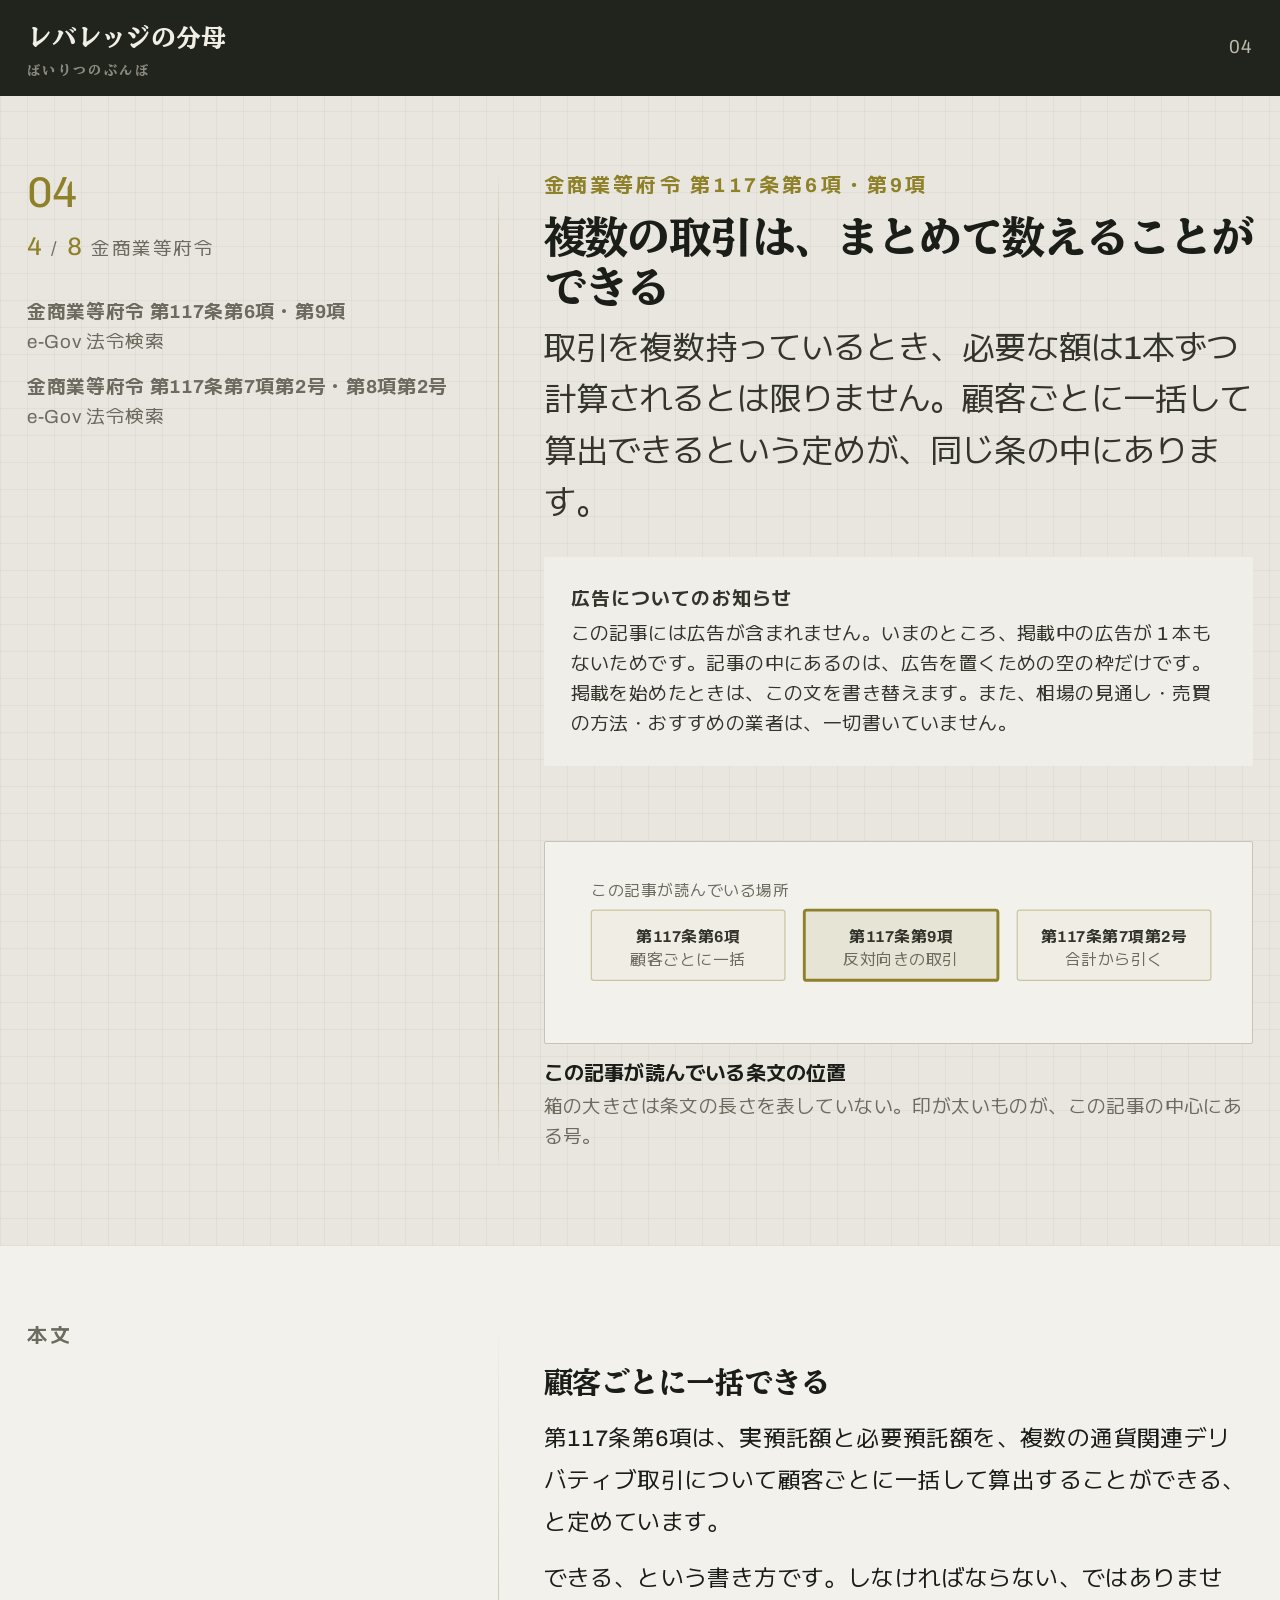
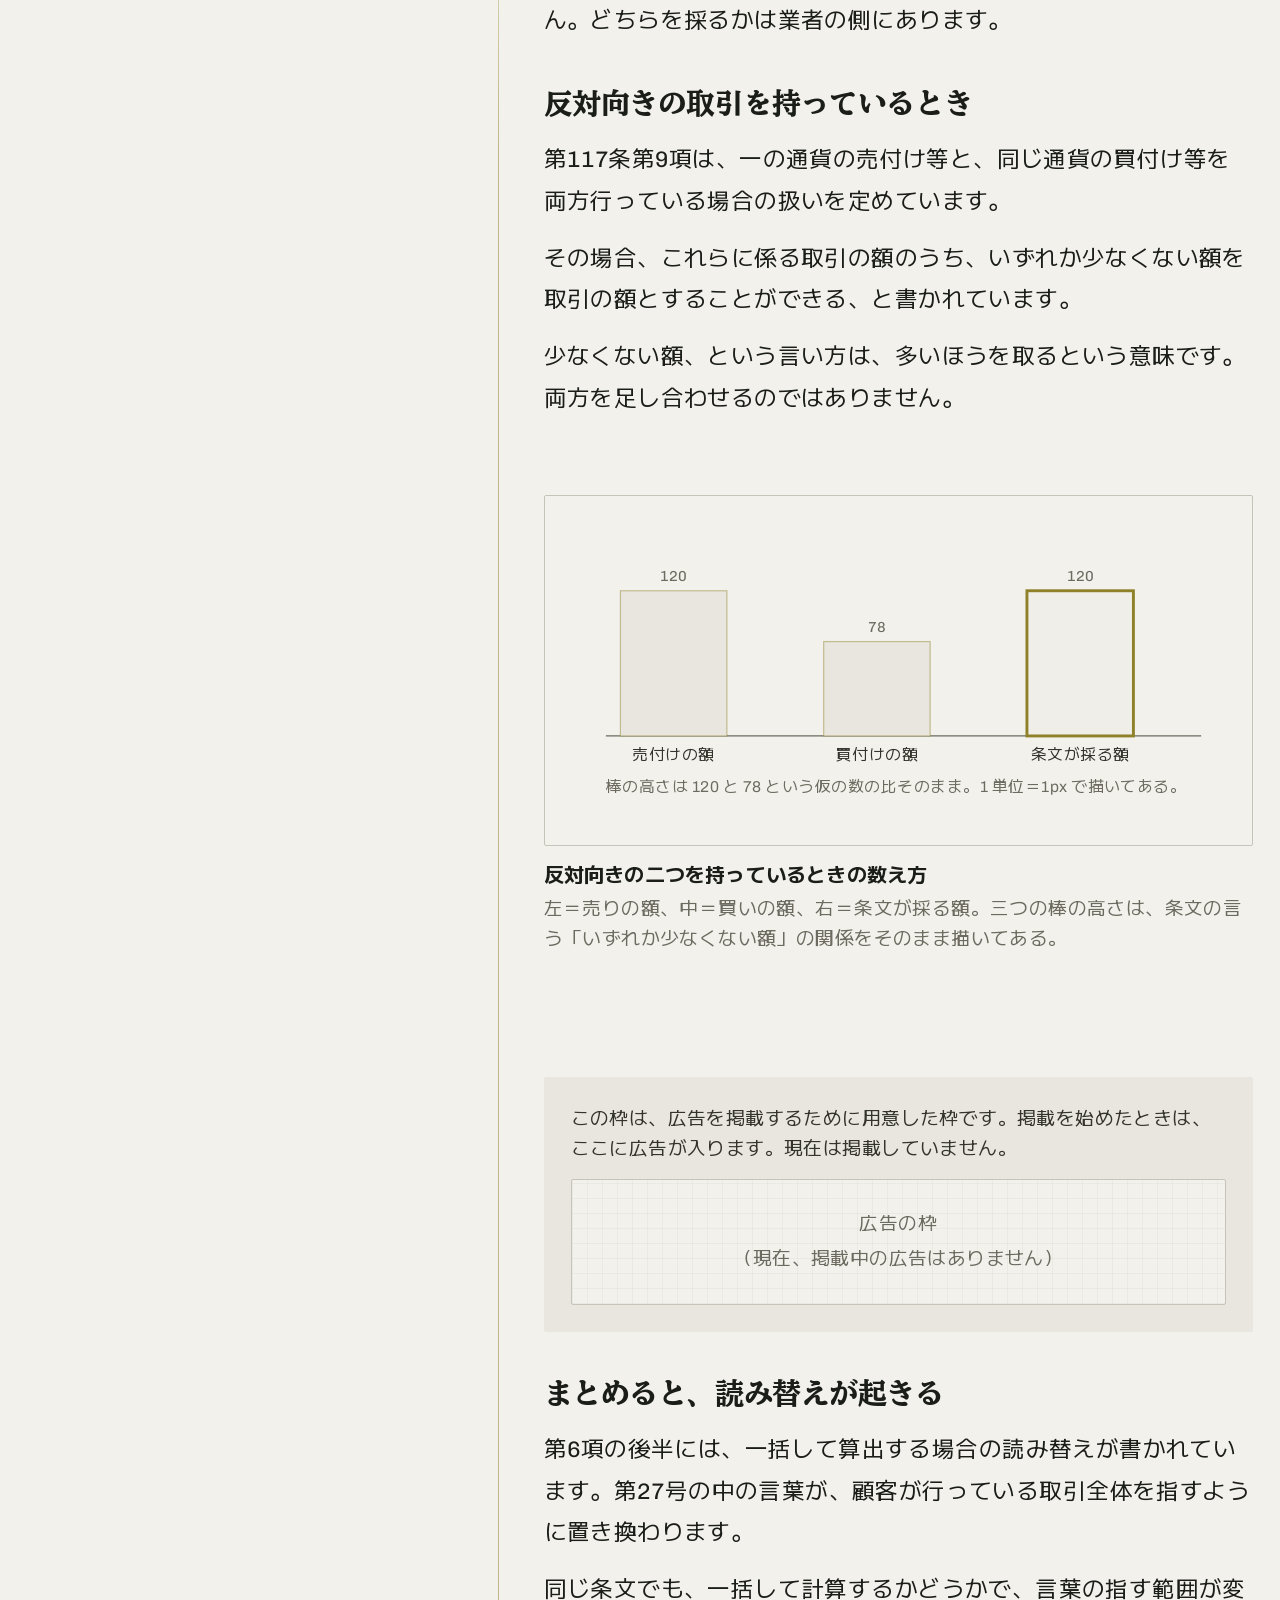
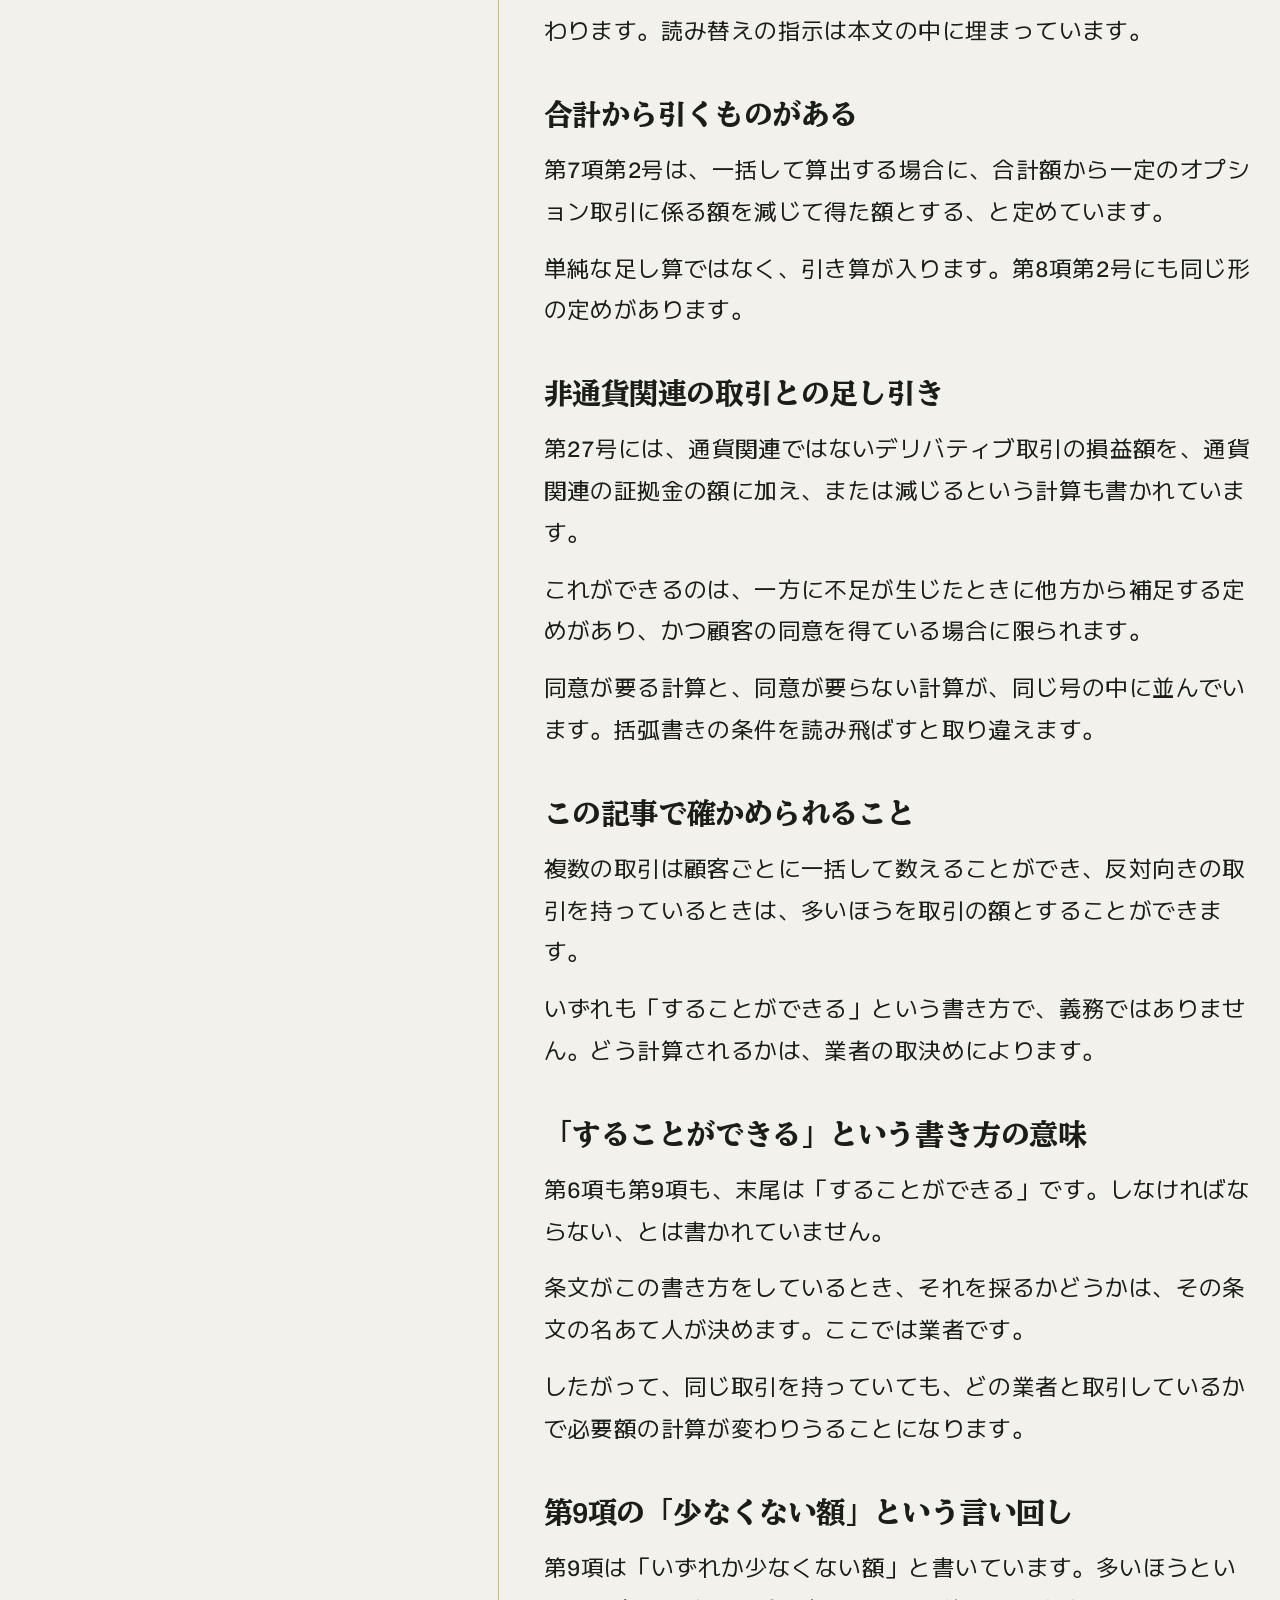
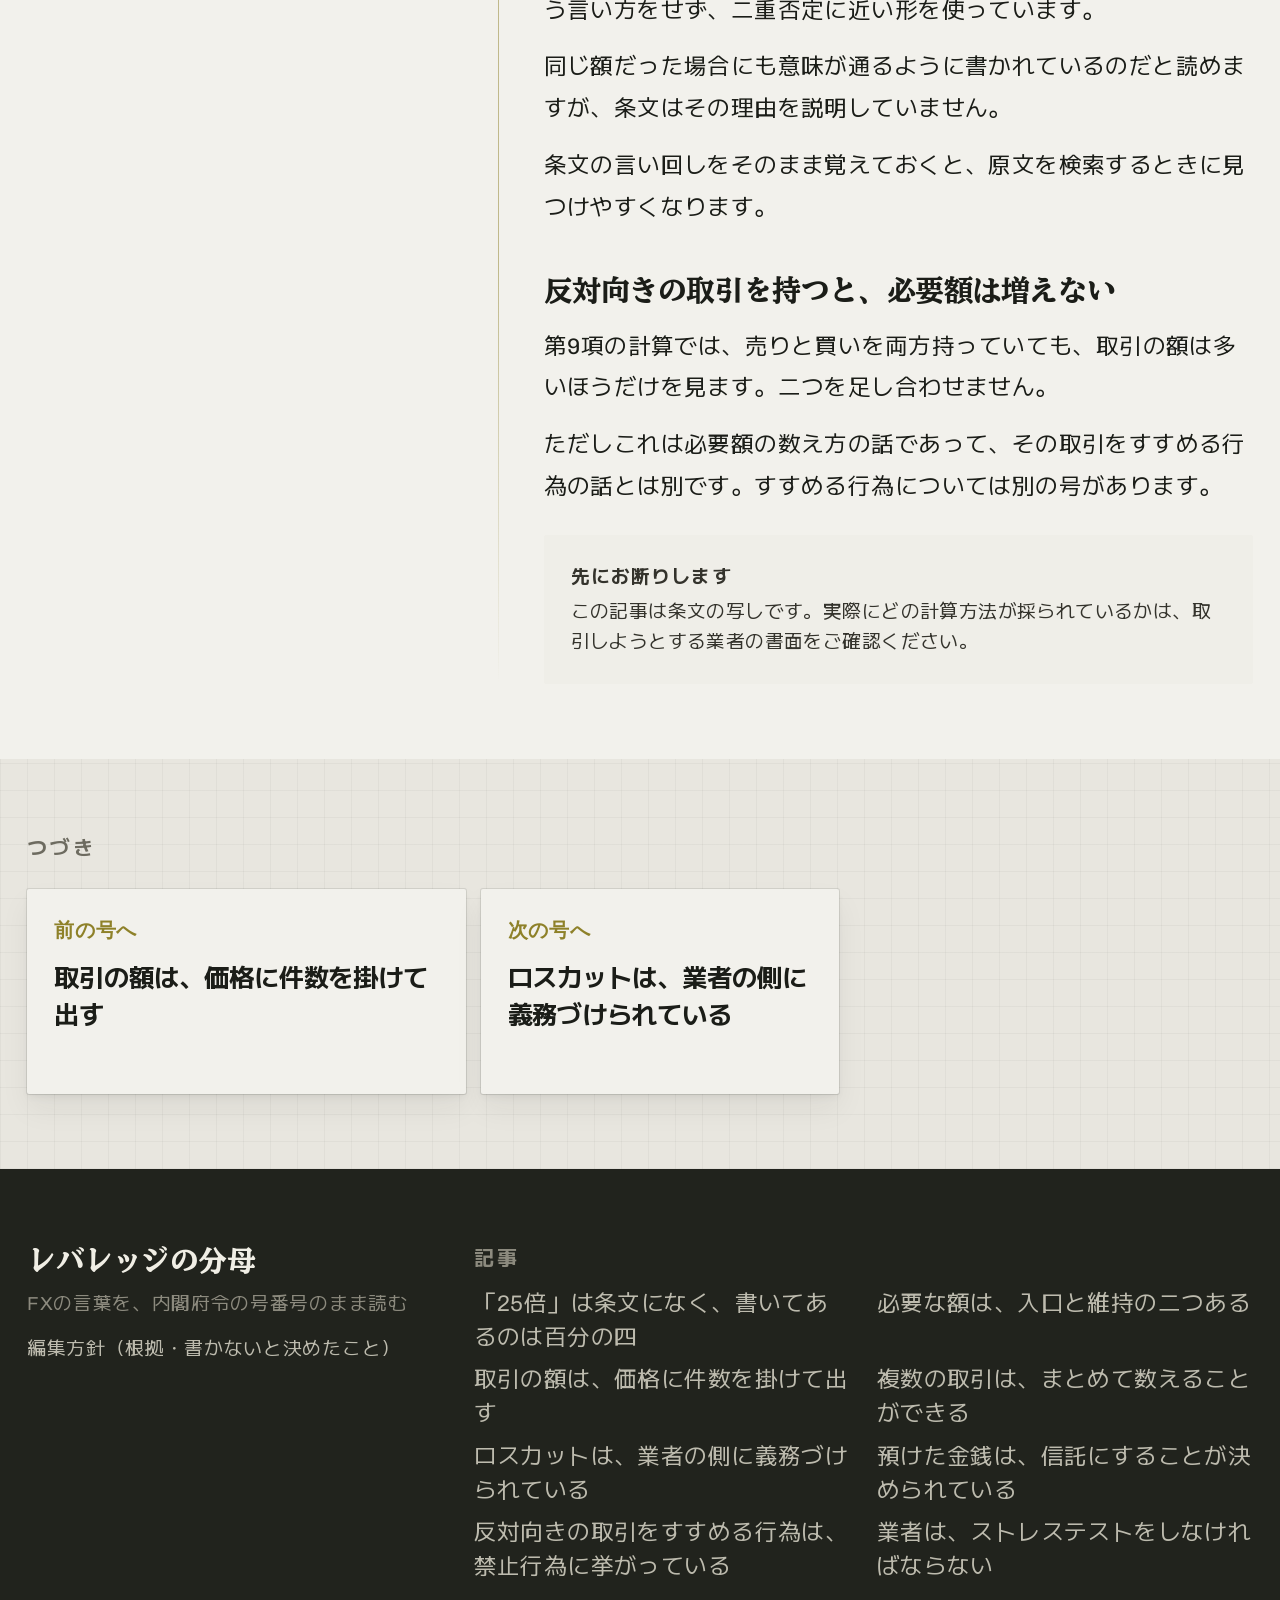
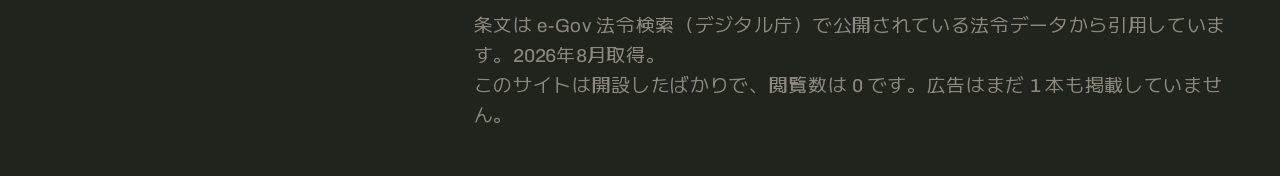
<file: kiji-4.html>
<!DOCTYPE html>
<html lang="ja">
<head>
<meta charset="utf-8">
<meta name="viewport" content="width=device-width, initial-scale=1">
<title>複数の取引は、まとめて数えることができる｜レバレッジの分母</title>
<meta name="description" content="取引を複数持っているとき、必要な額は1本ずつ計算されるとは限りません。顧客ごとに一括して算出できるという定めが、同じ条の中にあります。">
<link rel="preconnect" href="https://fonts.googleapis.com">
<link rel="preconnect" href="https://fonts.gstatic.com" crossorigin>
<link rel="stylesheet" href="https://fonts.googleapis.com/css2?family=Archivo:wdth,wght@62..125,400;62..125,600;62..125,700&family=BIZ+UDMincho:wght@400;700&family=M+PLUS+2:wght@400;500;700&family=Chivo+Mono:wght@400;700&display=swap">
<link rel="stylesheet" href="assets/style.css">
</head>
<body>
<div class="top"><div class="hold"><div class="top__in">
  <a class="top__name" href="index.html">レバレッジの分母<small>ばいりつのぶんぼ</small></a>
  <span class="top__here">04</span>
</div></div></div>
<main id="main">

<article>
<section class="face face--draft">
  <div class="hold"><div class="spread">
    <div class="spread__l ask">
      <span class="ask__n">04</span>
      <p class="frac" style="margin-top:var(--s1)"><span class="n">4</span> / <span class="n">8</span><span>金商業等府令</span></p>
      <div style="margin-top:var(--s3)"><p class="t-note" style="margin-top:var(--s2)"><b>金商業等府令 第117条第6項・第9項</b><br>e-Gov 法令検索</p><p class="t-note" style="margin-top:var(--s2)"><b>金商業等府令 第117条第7項第2号・第8項第2号</b><br>e-Gov 法令検索</p></div>
    </div>
    <div class="spread__axis" aria-hidden="true"></div>
    <div class="spread__r flow stack col">
      <p class="t-label" data-rv style="color:var(--acc)">金商業等府令 第117条第6項・第9項</p>
      <h1 class="t-h1" data-rv><span class="ph">複数の</span><span class="ph">取引は、</span><span class="ph">まとめて</span><span class="ph">数えることが</span><span class="ph">できる</span></h1>
      <p class="t-lede" data-rv>取引を複数持っているとき、必要な額は<span class="n">1</span>本ずつ計算されるとは限りません。顧客ごとに一括して算出できるという定めが、同じ条の中にあります。</p>
      <div class="caution" data-rv><strong>広告についてのお知らせ</strong>この記事には広告が含まれません。いまのところ、掲載中の広告が <span class='n'>1</span> 本もないためです。記事の中にあるのは、広告を置くための空の枠だけです。掲載を始めたときは、この文を書き替えます。また、相場の見通し・売買の方法・おすすめの業者は、一切書いていません。</div>
      <figure data-rv><div class="plate"><svg viewBox="0 0 540 110" role="img" aria-label="この記事が読んでいる条文の位置"><text x="16" y="22" class="fs fs--w">この記事が読んでいる場所</text><rect x="16" y="34" width="160" height="58" rx="2" fill="var(--acc)" opacity=".04"/><rect x="16" y="34" width="160" height="58" rx="2" fill="none" stroke="var(--acc)"  opacity=".38"/><text x="96" y="60" text-anchor="middle" class="fs fs--b">第117条第6項</text><text x="96" y="79" text-anchor="middle" class="fs fs--w">顧客ごとに一括</text><rect x="192" y="34" width="160" height="58" rx="2" fill="var(--acc)" opacity=".12"/><rect x="192" y="34" width="160" height="58" rx="2" fill="none" stroke="var(--acc)"  class="mark"/><text x="272" y="60" text-anchor="middle" class="fs fs--b">第117条第9項</text><text x="272" y="79" text-anchor="middle" class="fs fs--w">反対向きの取引</text><rect x="368" y="34" width="160" height="58" rx="2" fill="var(--acc)" opacity=".04"/><rect x="368" y="34" width="160" height="58" rx="2" fill="none" stroke="var(--acc)"  opacity=".38"/><text x="448" y="60" text-anchor="middle" class="fs fs--b">第117条第7項第2号</text><text x="448" y="79" text-anchor="middle" class="fs fs--w">合計から引く</text></svg></div>
        <figcaption class="cap"><span class="ph">この</span><span class="ph">記事が</span><span class="ph">読んでいる</span><span class="ph">条文の</span><span class="ph">位置</span></figcaption>
        <p class="cap-n">箱の大きさは条文の長さを表していない。印が太いものが、この記事の中心にある号。</p></figure>
    </div>
  </div></div>
</section>

<section class="face face--paper">
  <div class="hold"><div class="spread">
    <div class="spread__l ask"><p class="t-label" style="color:var(--g3)">本文</p></div>
    <div class="spread__axis" aria-hidden="true"></div>
    <div class="spread__r flow stack col">
<h2 class="t-h2" data-rv><span class="ph">顧客ごとに</span><span class="ph">一括できる</span></h2>
<p class="t-body" data-rv>第<span class="n">117</span>条第<span class="n">6</span>項は、実預託額と必要預託額を、複数の通貨関連デリバティブ取引について顧客ごとに一括して算出することができる、と定めています。</p>
<p class="t-body" data-rv>できる、という書き方です。しなければならない、ではありません。どちらを採るかは業者の側にあります。</p>
<h2 class="t-h2" data-rv><span class="ph">反対向きの</span><span class="ph">取引を</span><span class="ph">持っているとき</span></h2>
<p class="t-body" data-rv>第<span class="n">117</span>条第<span class="n">9</span>項は、一の通貨の売付け等と、同じ通貨の買付け等を両方行っている場合の扱いを定めています。</p>
<p class="t-body" data-rv>その場合、これらに係る取引の額のうち、いずれか少なくない額を取引の額とすることができる、と書かれています。</p>
<p class="t-body" data-rv>少なくない額、という言い方は、多いほうを取るという意味です。両方を足し合わせるのではありません。</p>
<figure data-rv><div class="plate"><svg viewBox="0 0 540 232" role="img" aria-label="売りと買いのうち、多いほうを取引の額とする"><path d="M28 176H520" stroke="var(--g3)" stroke-width="1"/><rect x="40" y="56" width="88" height="120" fill="var(--g1)"/><rect x="40" y="56" width="88" height="120" fill="none" stroke="var(--acc)"  opacity=".45"/><text x="84" y="196" text-anchor="middle" class="fs">売付けの額</text><text x="84" y="48" text-anchor="middle" class="fn fn--s">120</text><rect x="208" y="98" width="88" height="78" fill="var(--g1)"/><rect x="208" y="98" width="88" height="78" fill="none" stroke="var(--acc)"  opacity=".45"/><text x="252" y="196" text-anchor="middle" class="fs">買付けの額</text><text x="252" y="90" text-anchor="middle" class="fn fn--s">78</text><rect x="376" y="56" width="88" height="120" fill="var(--acc-tint)"/><rect x="376" y="56" width="88" height="120" fill="none" stroke="var(--acc)"  class="mark"/><text x="420" y="196" text-anchor="middle" class="fs">条文が採る額</text><text x="420" y="48" text-anchor="middle" class="fn fn--s">120</text><text x="28" y="222" class="fs fs--w">棒の高さは 120 と 78 という仮の数の比そのまま。1 単位＝1px で描いてある。</text></svg></div><figcaption class="cap"><span class="ph">反対向きの</span><span class="ph">二つを</span><span class="ph">持っているときの</span><span class="ph">数え方</span></figcaption><p class="cap-n">左＝売りの額、中＝買いの額、右＝条文が採る額。三つの棒の高さは、条文の言う「いずれか少なくない額」の関係をそのまま描いてある。</p></figure>
<div class="promo" data-rv><p class="promo__d">この枠は、広告を掲載するために用意した枠です。掲載を始めたときは、ここに広告が入ります。現在は掲載していません。</p><div class="promo__slot">広告の枠<br>（現在、掲載中の広告はありません）</div></div>
<h2 class="t-h2" data-rv><span class="ph">まとめると、</span><span class="ph">読み替えが</span><span class="ph">起きる</span></h2>
<p class="t-body" data-rv>第<span class="n">6</span>項の後半には、一括して算出する場合の読み替えが書かれています。第<span class="n">27</span>号の中の言葉が、顧客が行っている取引全体を指すように置き換わります。</p>
<p class="t-body" data-rv>同じ条文でも、一括して計算するかどうかで、言葉の指す範囲が変わります。読み替えの指示は本文の中に埋まっています。</p>
<h2 class="t-h2" data-rv><span class="ph">合計から</span><span class="ph">引くものが</span><span class="ph">ある</span></h2>
<p class="t-body" data-rv>第<span class="n">7</span>項第<span class="n">2</span>号は、一括して算出する場合に、合計額から一定のオプション取引に係る額を減じて得た額とする、と定めています。</p>
<p class="t-body" data-rv>単純な足し算ではなく、引き算が入ります。第<span class="n">8</span>項第<span class="n">2</span>号にも同じ形の定めがあります。</p>
<h2 class="t-h2" data-rv><span class="ph">非通貨関連の</span><span class="ph">取引との</span><span class="ph">足し引き</span></h2>
<p class="t-body" data-rv>第<span class="n">27</span>号には、通貨関連ではないデリバティブ取引の損益額を、通貨関連の証拠金の額に加え、または減じるという計算も書かれています。</p>
<p class="t-body" data-rv>これができるのは、一方に不足が生じたときに他方から補足する定めがあり、かつ顧客の同意を得ている場合に限られます。</p>
<p class="t-body" data-rv>同意が要る計算と、同意が要らない計算が、同じ号の中に並んでいます。括弧書きの条件を読み飛ばすと取り違えます。</p>
<h2 class="t-h2" data-rv><span class="ph">この</span><span class="ph">記事で</span><span class="ph">確かめられること</span></h2>
<p class="t-body" data-rv>複数の取引は顧客ごとに一括して数えることができ、反対向きの取引を持っているときは、多いほうを取引の額とすることができます。</p>
<p class="t-body" data-rv>いずれも「することができる」という書き方で、義務ではありません。どう計算されるかは、業者の取決めによります。</p>
<h2 class="t-h2" data-rv><span class="ph">「することが</span><span class="ph">できる」という</span><span class="ph">書き方の</span><span class="ph">意味</span></h2>
<p class="t-body" data-rv>第<span class="n">6</span>項も第<span class="n">9</span>項も、末尾は「することができる」です。しなければならない、とは書かれていません。</p>
<p class="t-body" data-rv>条文がこの書き方をしているとき、それを採るかどうかは、その条文の名あて人が決めます。ここでは業者です。</p>
<p class="t-body" data-rv>したがって、同じ取引を持っていても、どの業者と取引しているかで必要額の計算が変わりうることになります。</p>
<h2 class="t-h2" data-rv><span class="ph">第9項の「少なくない</span><span class="ph">額」という</span><span class="ph">言い回し</span></h2>
<p class="t-body" data-rv>第<span class="n">9</span>項は「いずれか少なくない額」と書いています。多いほうという言い方をせず、二重否定に近い形を使っています。</p>
<p class="t-body" data-rv>同じ額だった場合にも意味が通るように書かれているのだと読めますが、条文はその理由を説明していません。</p>
<p class="t-body" data-rv>条文の言い回しをそのまま覚えておくと、原文を検索するときに見つけやすくなります。</p>
<h2 class="t-h2" data-rv><span class="ph">反対向きの</span><span class="ph">取引を</span><span class="ph">持つと、</span><span class="ph">必要額は</span><span class="ph">増えない</span></h2>
<p class="t-body" data-rv>第<span class="n">9</span>項の計算では、売りと買いを両方持っていても、取引の額は多いほうだけを見ます。二つを足し合わせません。</p>
<p class="t-body" data-rv>ただしこれは必要額の数え方の話であって、その取引をすすめる行為の話とは別です。すすめる行為については別の号があります。</p>
<div class="caution" data-rv><strong>先にお断りします</strong>この記事は条文の写しです。実際にどの計算方法が採られているかは、取引しようとする業者の書面をご確認ください。</div>
    </div>
  </div></div>
</section>

<section class="face face--draft">
  <div class="hold">
    <p class="t-label" style="color:var(--g3)">つづき</p>
    <ul class="list"><li><a class="item" href="kiji-3.html"><span class="item__n t-label">前の号へ</span><span class="item__t t-h3"><span class="ph">取引の</span><span class="ph">額は、</span><span class="ph">価格に</span><span class="ph">件数を</span><span class="ph">掛けて</span><span class="ph">出す</span></span></a></li><li><a class="item" href="kiji-5.html"><span class="item__n t-label">次の号へ</span><span class="item__t t-h3"><span class="ph">ロスカットは、</span><span class="ph">業者の</span><span class="ph">側に</span><span class="ph">義務づけられている</span></span></a></li></ul>
  </div>
</section>
</article>
</main>
<footer class="tail"><div class="hold"><div class="tail__in">
  <div>
    <p class="t-h2 on1">レバレッジの分母</p>
    <p class="t-note" style="margin-top:var(--s1)">FXの言葉を、内閣府令の号番号のまま読む</p>
    <p class="t-note" style="margin-top:var(--s2)"><a href="houshin.html">編集方針（根拠・書かないと決めたこと）</a></p>
  </div>
  <div>
    <p class="t-label on3">記事</p>
    <ul style="margin-top:var(--s2)"><li><a href="kiji-1.html">「25倍」は条文になく、書いてあるのは百分の四</a></li><li><a href="kiji-2.html">必要な額は、入口と維持の二つある</a></li><li><a href="kiji-3.html">取引の額は、価格に件数を掛けて出す</a></li><li><a href="kiji-4.html">複数の取引は、まとめて数えることができる</a></li><li><a href="kiji-5.html">ロスカットは、業者の側に義務づけられている</a></li><li><a href="kiji-6.html">預けた金銭は、信託にすることが決められている</a></li><li><a href="kiji-7.html">反対向きの取引をすすめる行為は、禁止行為に挙がっている</a></li><li><a href="kiji-8.html">業者は、ストレステストをしなければならない</a></li></ul>
    <p class="t-note" style="margin-top:var(--s3)">条文は e-Gov 法令検索（デジタル庁）で公開されている法令データから引用しています。<span class="n">2026</span>年<span class="n">8</span>月取得。</p>
    <p class="t-note">このサイトは開設したばかりで、閲覧数は <span class="n">0</span> です。広告はまだ <span class="n">1</span> 本も掲載していません。</p>
  </div>
</div></div></footer>
<script src="assets/app.js"></script>
</body>
</html>
</file>
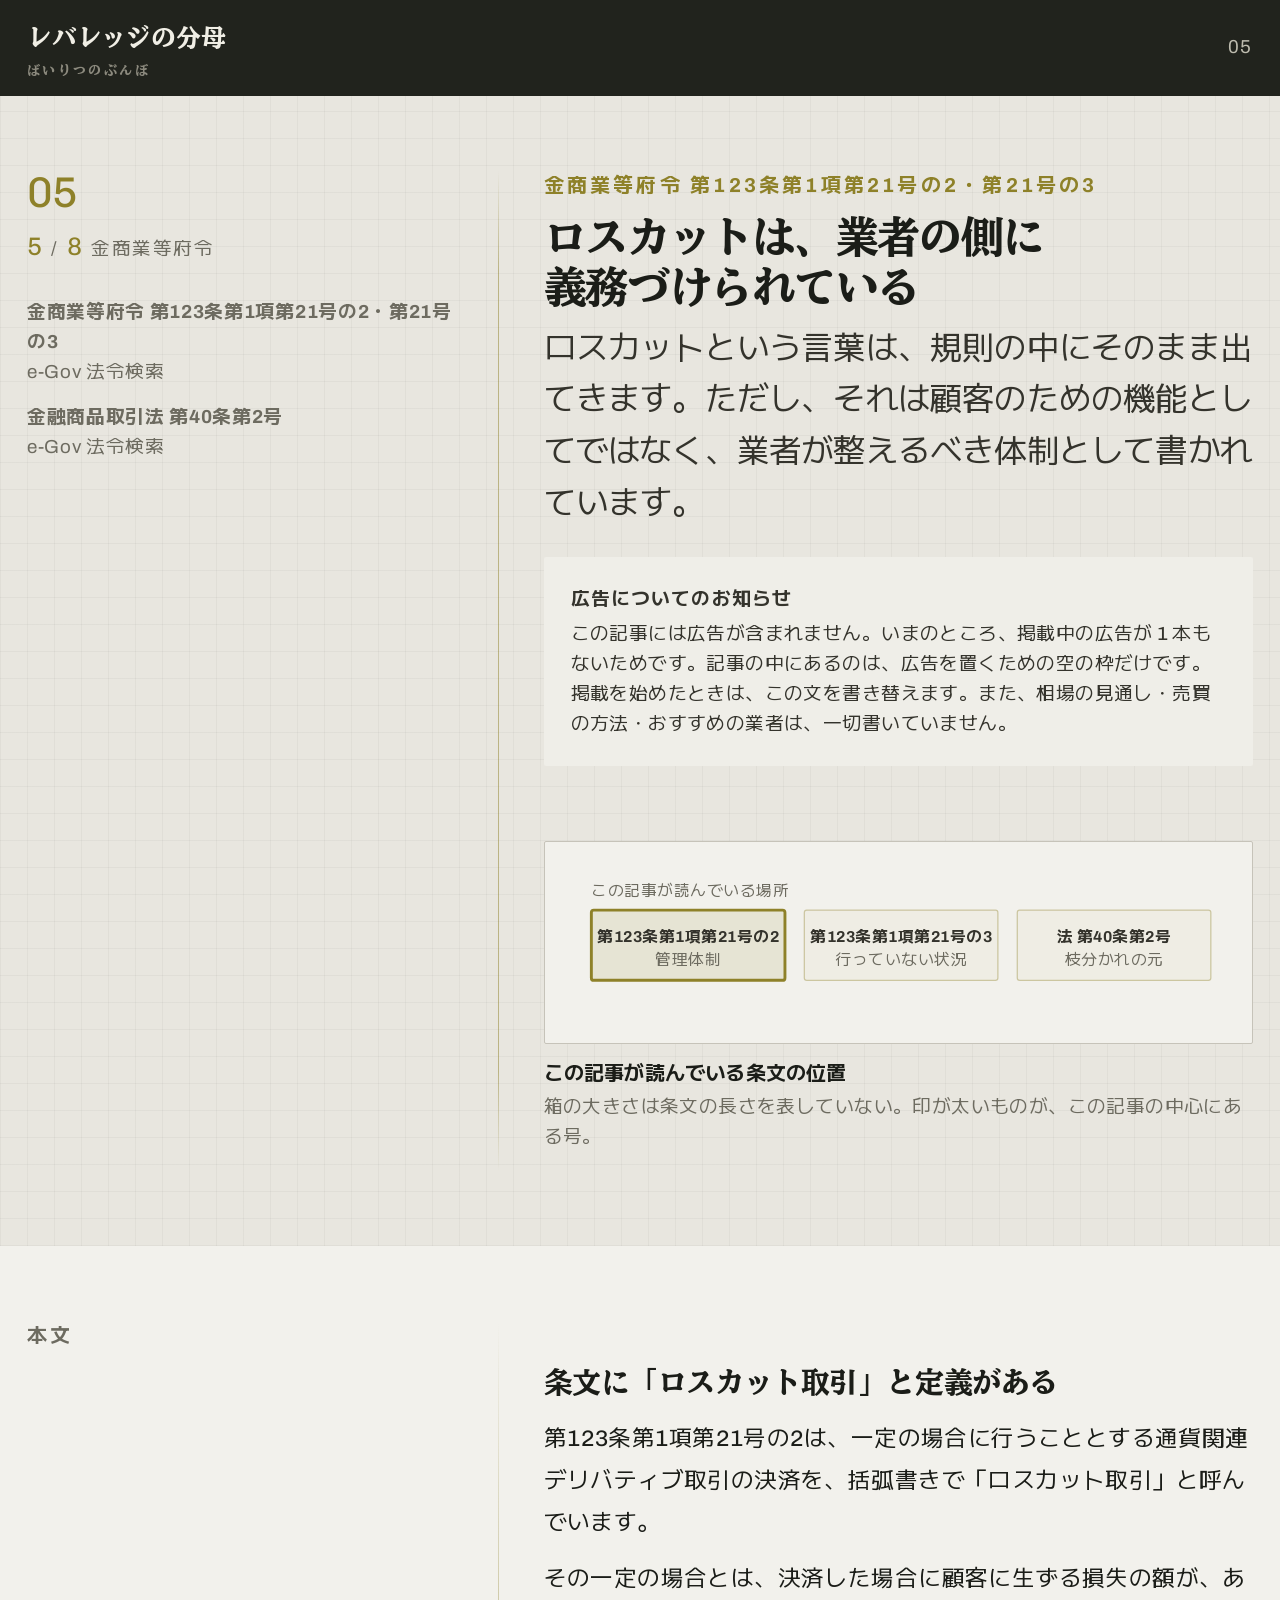
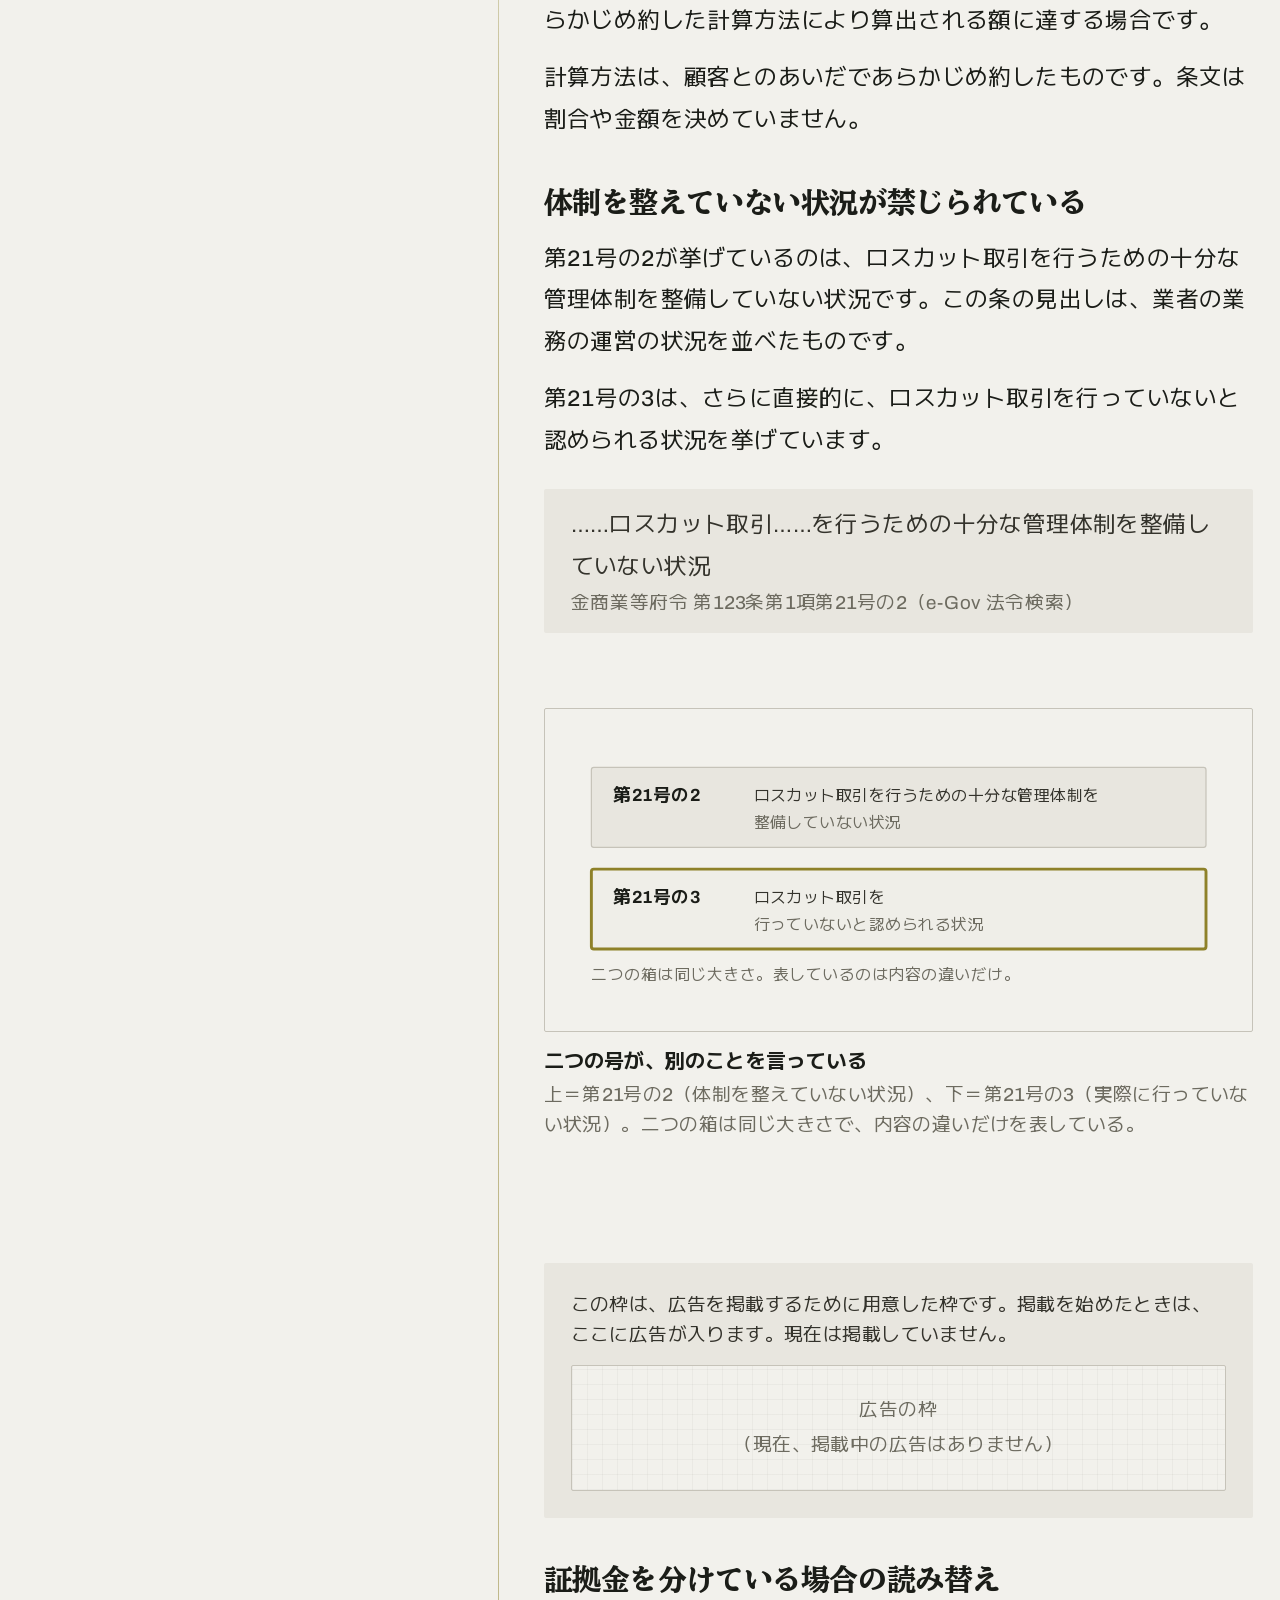
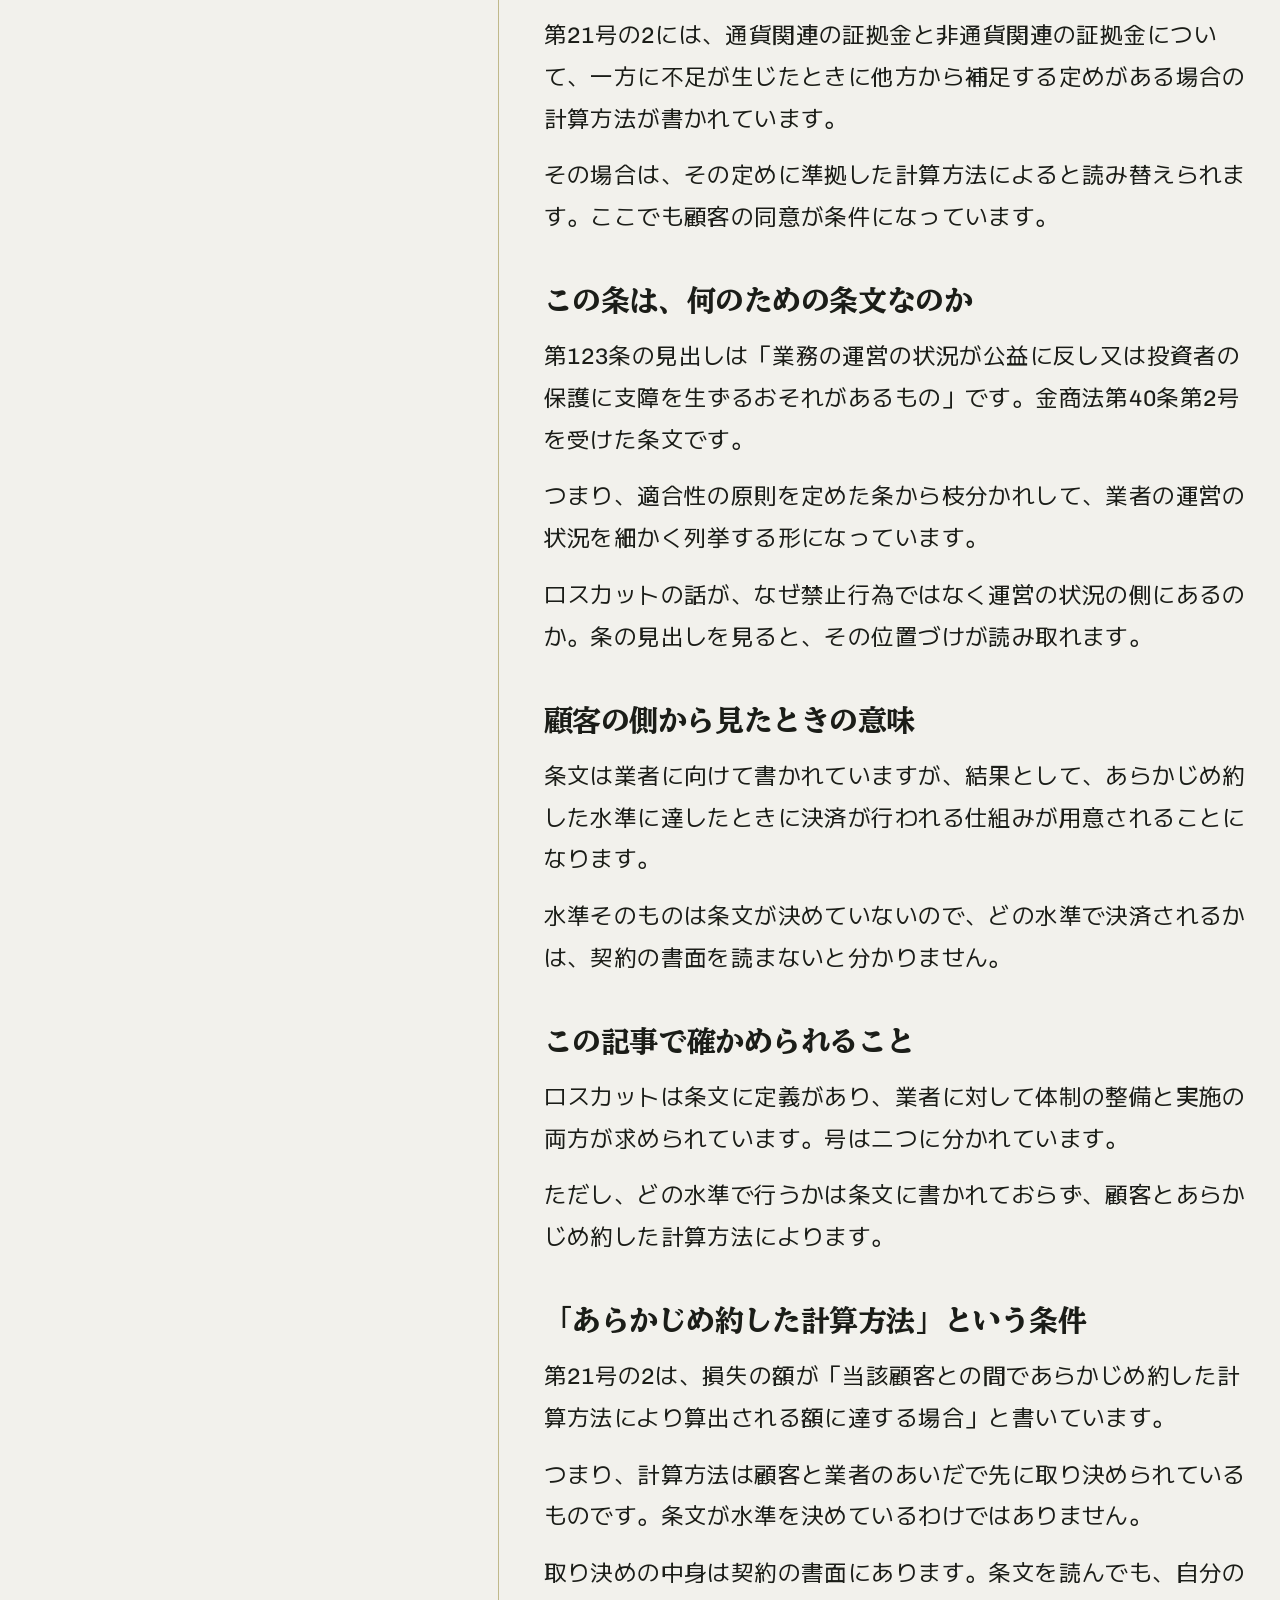
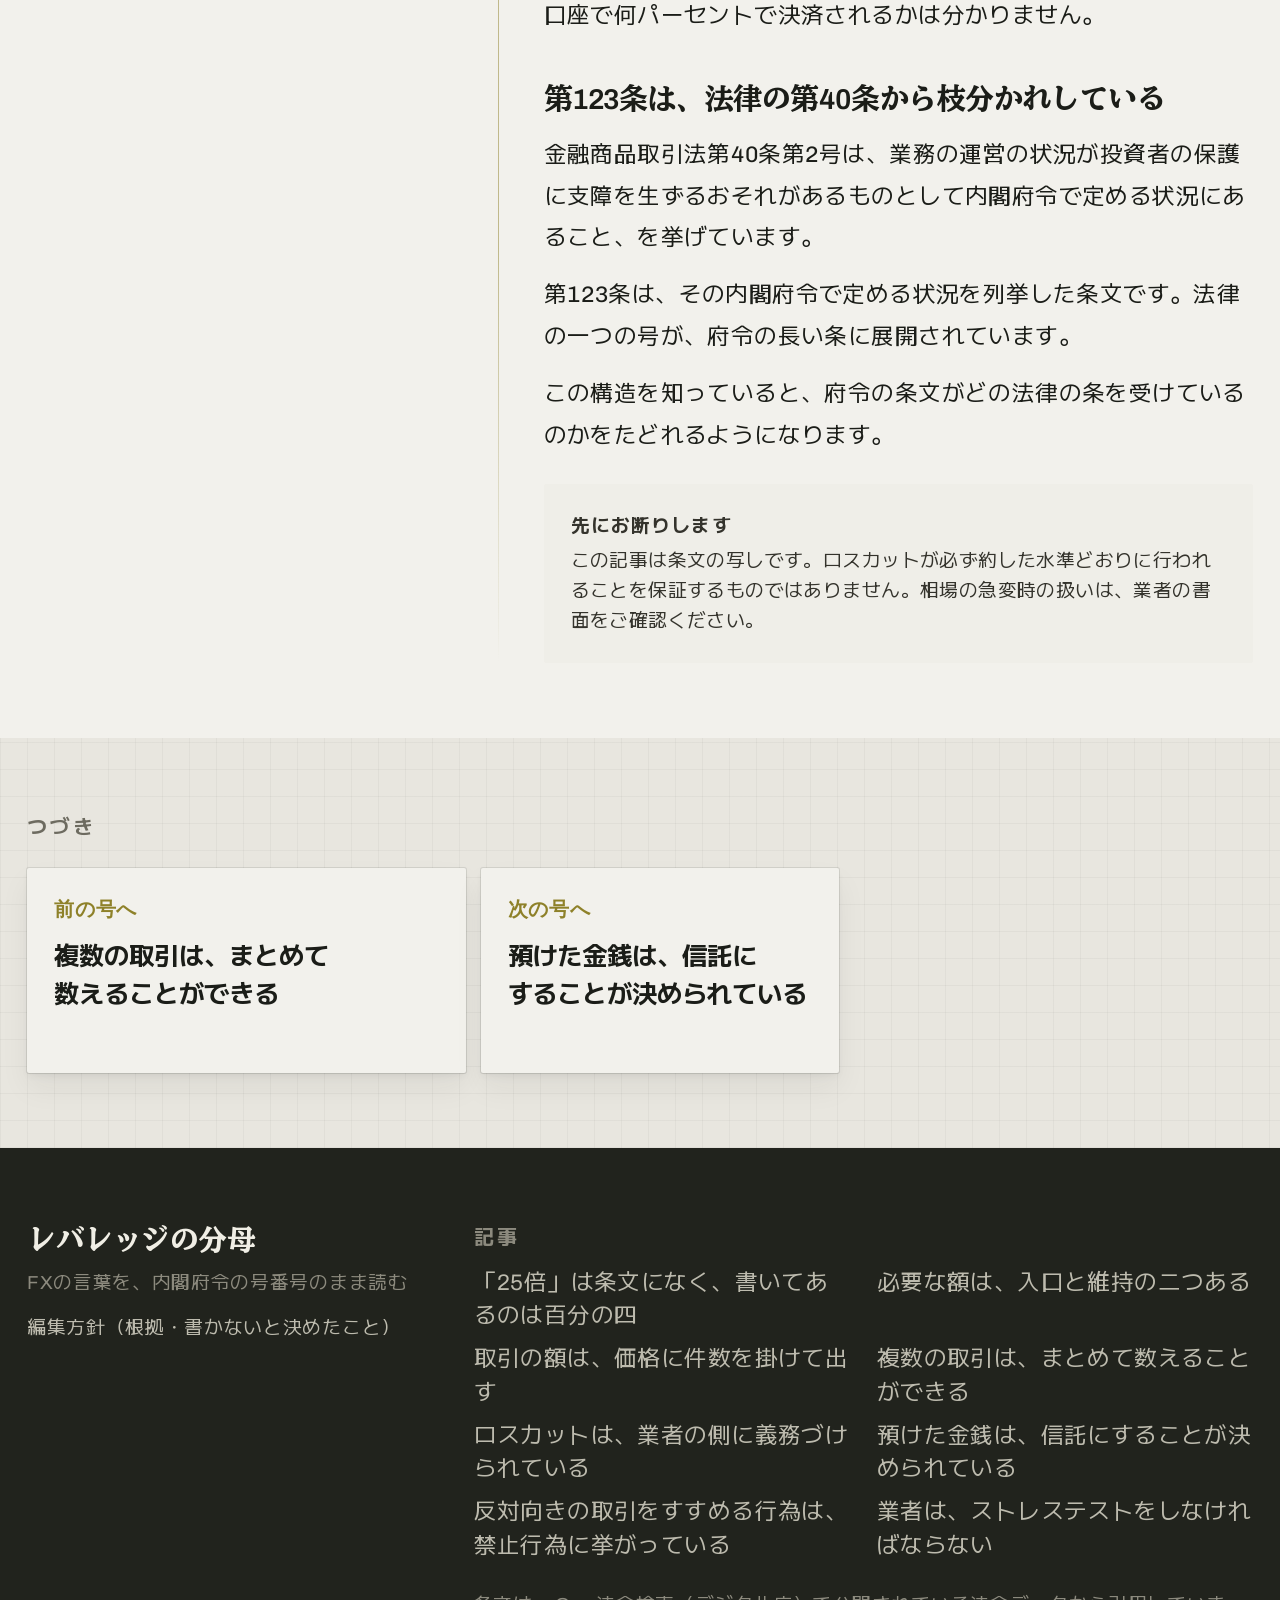
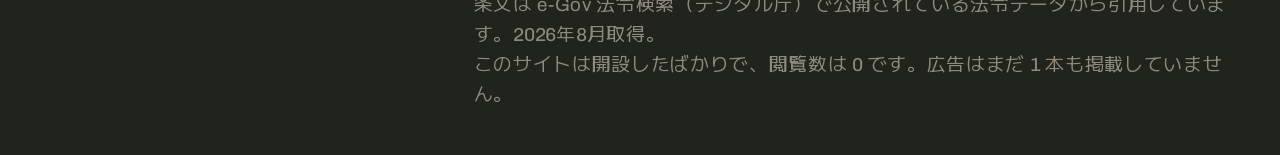
<file: kiji-5.html>
<!DOCTYPE html>
<html lang="ja">
<head>
<meta charset="utf-8">
<meta name="viewport" content="width=device-width, initial-scale=1">
<title>ロスカットは、業者の側に義務づけられている｜レバレッジの分母</title>
<meta name="description" content="ロスカットという言葉は、規則の中にそのまま出てきます。ただし、それは顧客のための機能としてではなく、業者が整えるべき体制として書かれています。">
<link rel="preconnect" href="https://fonts.googleapis.com">
<link rel="preconnect" href="https://fonts.gstatic.com" crossorigin>
<link rel="stylesheet" href="https://fonts.googleapis.com/css2?family=Archivo:wdth,wght@62..125,400;62..125,600;62..125,700&family=BIZ+UDMincho:wght@400;700&family=M+PLUS+2:wght@400;500;700&family=Chivo+Mono:wght@400;700&display=swap">
<link rel="stylesheet" href="assets/style.css">
</head>
<body>
<div class="top"><div class="hold"><div class="top__in">
  <a class="top__name" href="index.html">レバレッジの分母<small>ばいりつのぶんぼ</small></a>
  <span class="top__here">05</span>
</div></div></div>
<main id="main">

<article>
<section class="face face--draft">
  <div class="hold"><div class="spread">
    <div class="spread__l ask">
      <span class="ask__n">05</span>
      <p class="frac" style="margin-top:var(--s1)"><span class="n">5</span> / <span class="n">8</span><span>金商業等府令</span></p>
      <div style="margin-top:var(--s3)"><p class="t-note" style="margin-top:var(--s2)"><b>金商業等府令 第123条第1項第21号の2・第21号の3</b><br>e-Gov 法令検索</p><p class="t-note" style="margin-top:var(--s2)"><b>金融商品取引法 第40条第2号</b><br>e-Gov 法令検索</p></div>
    </div>
    <div class="spread__axis" aria-hidden="true"></div>
    <div class="spread__r flow stack col">
      <p class="t-label" data-rv style="color:var(--acc)">金商業等府令 第123条第1項第21号の2・第21号の3</p>
      <h1 class="t-h1" data-rv><span class="ph">ロスカットは、</span><span class="ph">業者の</span><span class="ph">側に</span><span class="ph">義務づけられている</span></h1>
      <p class="t-lede" data-rv>ロスカットという言葉は、規則の中にそのまま出てきます。ただし、それは顧客のための機能としてではなく、業者が整えるべき体制として書かれています。</p>
      <div class="caution" data-rv><strong>広告についてのお知らせ</strong>この記事には広告が含まれません。いまのところ、掲載中の広告が <span class='n'>1</span> 本もないためです。記事の中にあるのは、広告を置くための空の枠だけです。掲載を始めたときは、この文を書き替えます。また、相場の見通し・売買の方法・おすすめの業者は、一切書いていません。</div>
      <figure data-rv><div class="plate"><svg viewBox="0 0 540 110" role="img" aria-label="この記事が読んでいる条文の位置"><text x="16" y="22" class="fs fs--w">この記事が読んでいる場所</text><rect x="16" y="34" width="160" height="58" rx="2" fill="var(--acc)" opacity=".12"/><rect x="16" y="34" width="160" height="58" rx="2" fill="none" stroke="var(--acc)"  class="mark"/><text x="96" y="60" text-anchor="middle" class="fs fs--b">第123条第1項第21号の2</text><text x="96" y="79" text-anchor="middle" class="fs fs--w">管理体制</text><rect x="192" y="34" width="160" height="58" rx="2" fill="var(--acc)" opacity=".04"/><rect x="192" y="34" width="160" height="58" rx="2" fill="none" stroke="var(--acc)"  opacity=".38"/><text x="272" y="60" text-anchor="middle" class="fs fs--b">第123条第1項第21号の3</text><text x="272" y="79" text-anchor="middle" class="fs fs--w">行っていない状況</text><rect x="368" y="34" width="160" height="58" rx="2" fill="var(--acc)" opacity=".04"/><rect x="368" y="34" width="160" height="58" rx="2" fill="none" stroke="var(--acc)"  opacity=".38"/><text x="448" y="60" text-anchor="middle" class="fs fs--b">法 第40条第2号</text><text x="448" y="79" text-anchor="middle" class="fs fs--w">枝分かれの元</text></svg></div>
        <figcaption class="cap"><span class="ph">この</span><span class="ph">記事が</span><span class="ph">読んでいる</span><span class="ph">条文の</span><span class="ph">位置</span></figcaption>
        <p class="cap-n">箱の大きさは条文の長さを表していない。印が太いものが、この記事の中心にある号。</p></figure>
    </div>
  </div></div>
</section>

<section class="face face--paper">
  <div class="hold"><div class="spread">
    <div class="spread__l ask"><p class="t-label" style="color:var(--g3)">本文</p></div>
    <div class="spread__axis" aria-hidden="true"></div>
    <div class="spread__r flow stack col">
<h2 class="t-h2" data-rv>条文に「ロスカット取引」<span class="ph">と</span><span class="ph">定義が</span><span class="ph">ある</span></h2>
<p class="t-body" data-rv>第<span class="n">123</span>条第<span class="n">1</span>項第<span class="n">21</span>号の<span class="n">2</span>は、一定の場合に行うこととする通貨関連デリバティブ取引の決済を、括弧書きで「ロスカット取引」と呼んでいます。</p>
<p class="t-body" data-rv>その一定の場合とは、決済した場合に顧客に生ずる損失の額が、あらかじめ約した計算方法により算出される額に達する場合です。</p>
<p class="t-body" data-rv>計算方法は、顧客とのあいだであらかじめ約したものです。条文は割合や金額を決めていません。</p>
<h2 class="t-h2" data-rv><span class="ph">体制を</span><span class="ph">整えていない</span><span class="ph">状況が</span><span class="ph">禁じられている</span></h2>
<p class="t-body" data-rv>第<span class="n">21</span>号の<span class="n">2</span>が挙げているのは、ロスカット取引を行うための十分な管理体制を整備していない状況です。この条の見出しは、業者の業務の運営の状況を並べたものです。</p>
<p class="t-body" data-rv>第<span class="n">21</span>号の<span class="n">3</span>は、さらに直接的に、ロスカット取引を行っていないと認められる状況を挙げています。</p>
<blockquote data-rv><p class="t-quote">……ロスカット取引……を行うための十分な管理体制を整備していない状況</p><cite class="t-note">金商業等府令 第<span class="n">123</span>条第<span class="n">1</span>項第<span class="n">21</span>号の<span class="n">2</span>（e-Gov 法令検索）</cite></blockquote>
<figure data-rv><div class="plate"><svg viewBox="0 0 540 210" role="img" aria-label="体制を整えていない状況と、行っていない状況">
<rect x="16" y="26" width="508" height="66" rx="2" fill="var(--g1)"/>
<rect x="16" y="26" width="508" height="66" rx="2" fill="none" stroke="var(--g2)"/>
<text x="34" y="54" class="fl fl--b">第21号の2</text>
<text x="150" y="54" class="fs">ロスカット取引を行うための十分な管理体制を</text>
<text x="150" y="76" class="fs fs--w">整備していない状況</text>
<rect x="16" y="110" width="508" height="66" rx="2" fill="var(--acc-tint)"/>
<rect x="16" y="110" width="508" height="66" rx="2" fill="none" stroke="var(--acc)" class="mark"/>
<text x="34" y="138" class="fl fl--b">第21号の3</text>
<text x="150" y="138" class="fs">ロスカット取引を</text>
<text x="150" y="160" class="fs fs--w">行っていないと認められる状況</text>
<text x="16" y="202" class="fs fs--w">二つの箱は同じ大きさ。表しているのは内容の違いだけ。</text>
</svg></div><figcaption class="cap"><span class="ph">二つの号が、</span><span class="ph">別のことを</span><span class="ph">言っている</span></figcaption><p class="cap-n">上＝第<span class="n">21</span>号の<span class="n">2</span>（体制を整えていない状況）、下＝第<span class="n">21</span>号の<span class="n">3</span>（実際に行っていない状況）。二つの箱は同じ大きさで、内容の違いだけを表している。</p></figure>
<div class="promo" data-rv><p class="promo__d">この枠は、広告を掲載するために用意した枠です。掲載を始めたときは、ここに広告が入ります。現在は掲載していません。</p><div class="promo__slot">広告の枠<br>（現在、掲載中の広告はありません）</div></div>
<h2 class="t-h2" data-rv><span class="ph">証拠金を</span><span class="ph">分けている</span><span class="ph">場合の</span><span class="ph">読み替え</span></h2>
<p class="t-body" data-rv>第<span class="n">21</span>号の<span class="n">2</span>には、通貨関連の証拠金と非通貨関連の証拠金について、一方に不足が生じたときに他方から補足する定めがある場合の計算方法が書かれています。</p>
<p class="t-body" data-rv>その場合は、その定めに準拠した計算方法によると読み替えられます。ここでも顧客の同意が条件になっています。</p>
<h2 class="t-h2" data-rv><span class="ph">この</span><span class="ph">条は、</span><span class="ph">何のための</span><span class="ph">条文なのか</span></h2>
<p class="t-body" data-rv>第<span class="n">123</span>条の見出しは「業務の運営の状況が公益に反し又は投資者の保護に支障を生ずるおそれがあるもの」です。金商法第<span class="n">40</span>条第<span class="n">2</span>号を受けた条文です。</p>
<p class="t-body" data-rv>つまり、適合性の原則を定めた条から枝分かれして、業者の運営の状況を細かく列挙する形になっています。</p>
<p class="t-body" data-rv>ロスカットの話が、なぜ禁止行為ではなく運営の状況の側にあるのか。条の見出しを見ると、その位置づけが読み取れます。</p>
<h2 class="t-h2" data-rv><span class="ph">顧客の</span><span class="ph">側から</span><span class="ph">見たときの</span><span class="ph">意味</span></h2>
<p class="t-body" data-rv>条文は業者に向けて書かれていますが、結果として、あらかじめ約した水準に達したときに決済が行われる仕組みが用意されることになります。</p>
<p class="t-body" data-rv>水準そのものは条文が決めていないので、どの水準で決済されるかは、契約の書面を読まないと分かりません。</p>
<h2 class="t-h2" data-rv><span class="ph">この</span><span class="ph">記事で</span><span class="ph">確かめられること</span></h2>
<p class="t-body" data-rv>ロスカットは条文に定義があり、業者に対して体制の整備と実施の両方が求められています。号は二つに分かれています。</p>
<p class="t-body" data-rv>ただし、どの水準で行うかは条文に書かれておらず、顧客とあらかじめ約した計算方法によります。</p>
<h2 class="t-h2" data-rv><span class="ph">「あらかじめ</span><span class="ph">約した</span><span class="ph">計算方法」という</span><span class="ph">条件</span></h2>
<p class="t-body" data-rv>第<span class="n">21</span>号の<span class="n">2</span>は、損失の額が「当該顧客との間であらかじめ約した計算方法により算出される額に達する場合」と書いています。</p>
<p class="t-body" data-rv>つまり、計算方法は顧客と業者のあいだで先に取り決められているものです。条文が水準を決めているわけではありません。</p>
<p class="t-body" data-rv>取り決めの中身は契約の書面にあります。条文を読んでも、自分の口座で何パーセントで決済されるかは分かりません。</p>
<h2 class="t-h2" data-rv><span class="ph">第123条は、</span><span class="ph">法律の第40条から</span><span class="ph">枝分かれ</span><span class="ph">している</span></h2>
<p class="t-body" data-rv>金融商品取引法第<span class="n">40</span>条第<span class="n">2</span>号は、業務の運営の状況が投資者の保護に支障を生ずるおそれがあるものとして内閣府令で定める状況にあること、を挙げています。</p>
<p class="t-body" data-rv>第<span class="n">123</span>条は、その内閣府令で定める状況を列挙した条文です。法律の一つの号が、府令の長い条に展開されています。</p>
<p class="t-body" data-rv>この構造を知っていると、府令の条文がどの法律の条を受けているのかをたどれるようになります。</p>
<div class="caution" data-rv><strong>先にお断りします</strong>この記事は条文の写しです。ロスカットが必ず約した水準どおりに行われることを保証するものではありません。相場の急変時の扱いは、業者の書面をご確認ください。</div>
    </div>
  </div></div>
</section>

<section class="face face--draft">
  <div class="hold">
    <p class="t-label" style="color:var(--g3)">つづき</p>
    <ul class="list"><li><a class="item" href="kiji-4.html"><span class="item__n t-label">前の号へ</span><span class="item__t t-h3"><span class="ph">複数の</span><span class="ph">取引は、</span><span class="ph">まとめて</span><span class="ph">数えることが</span><span class="ph">できる</span></span></a></li><li><a class="item" href="kiji-6.html"><span class="item__n t-label">次の号へ</span><span class="item__t t-h3"><span class="ph">預けた</span><span class="ph">金銭は、</span><span class="ph">信託に</span><span class="ph">することが</span><span class="ph">決められている</span></span></a></li></ul>
  </div>
</section>
</article>
</main>
<footer class="tail"><div class="hold"><div class="tail__in">
  <div>
    <p class="t-h2 on1">レバレッジの分母</p>
    <p class="t-note" style="margin-top:var(--s1)">FXの言葉を、内閣府令の号番号のまま読む</p>
    <p class="t-note" style="margin-top:var(--s2)"><a href="houshin.html">編集方針（根拠・書かないと決めたこと）</a></p>
  </div>
  <div>
    <p class="t-label on3">記事</p>
    <ul style="margin-top:var(--s2)"><li><a href="kiji-1.html">「25倍」は条文になく、書いてあるのは百分の四</a></li><li><a href="kiji-2.html">必要な額は、入口と維持の二つある</a></li><li><a href="kiji-3.html">取引の額は、価格に件数を掛けて出す</a></li><li><a href="kiji-4.html">複数の取引は、まとめて数えることができる</a></li><li><a href="kiji-5.html">ロスカットは、業者の側に義務づけられている</a></li><li><a href="kiji-6.html">預けた金銭は、信託にすることが決められている</a></li><li><a href="kiji-7.html">反対向きの取引をすすめる行為は、禁止行為に挙がっている</a></li><li><a href="kiji-8.html">業者は、ストレステストをしなければならない</a></li></ul>
    <p class="t-note" style="margin-top:var(--s3)">条文は e-Gov 法令検索（デジタル庁）で公開されている法令データから引用しています。<span class="n">2026</span>年<span class="n">8</span>月取得。</p>
    <p class="t-note">このサイトは開設したばかりで、閲覧数は <span class="n">0</span> です。広告はまだ <span class="n">1</span> 本も掲載していません。</p>
  </div>
</div></div></footer>
<script src="assets/app.js"></script>
</body>
</html>
</file>
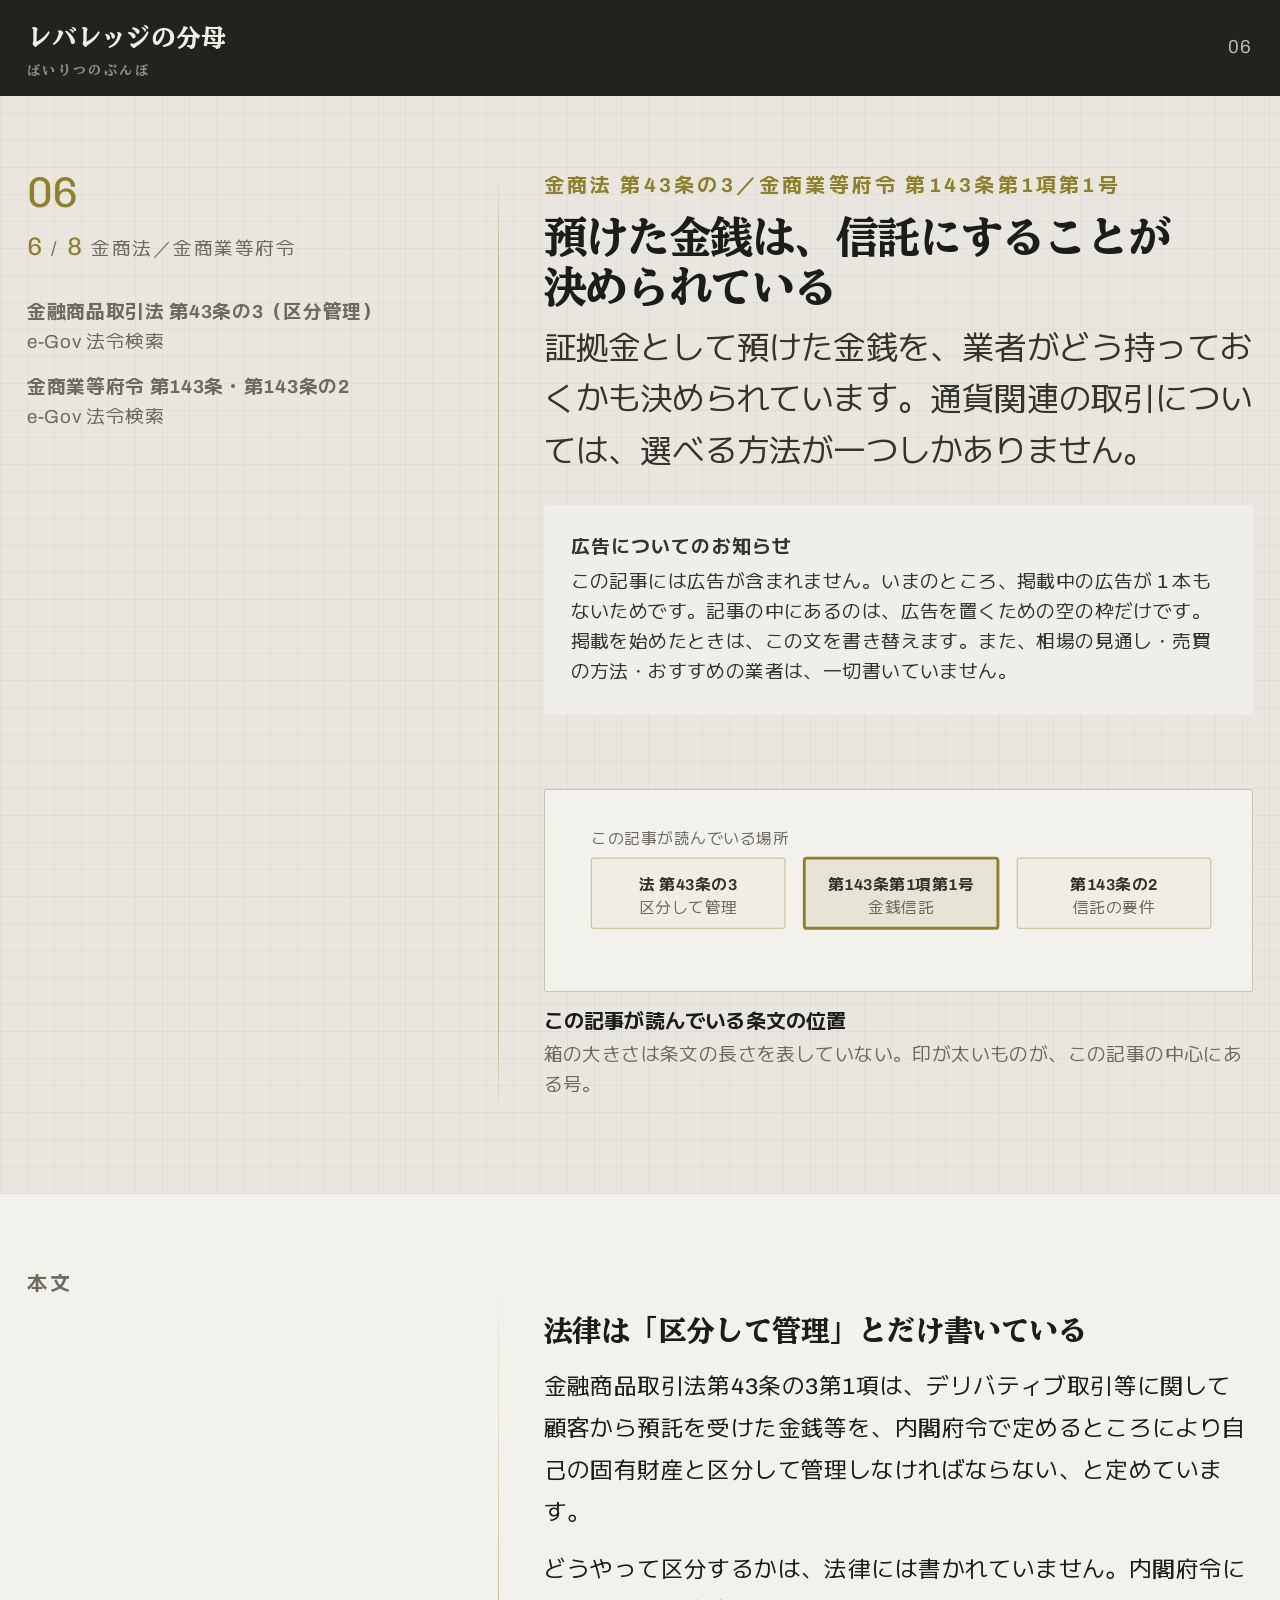
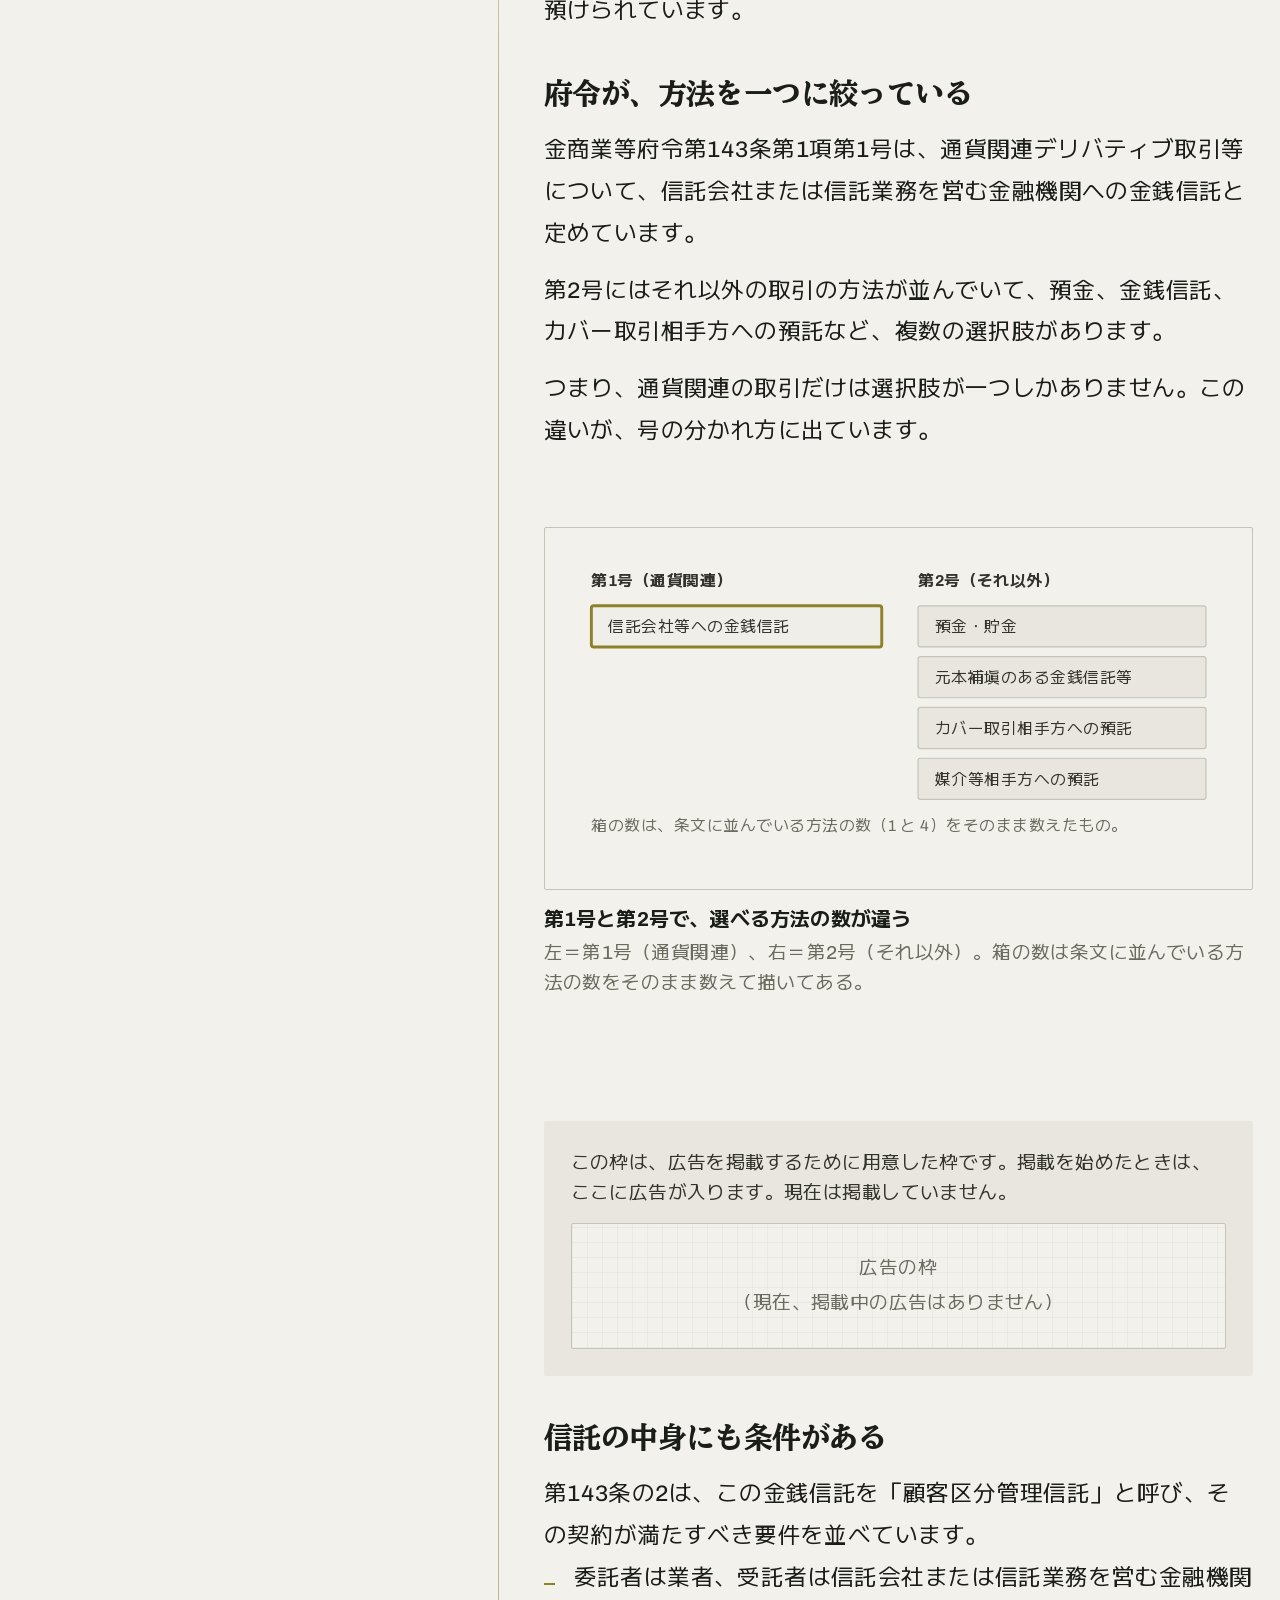
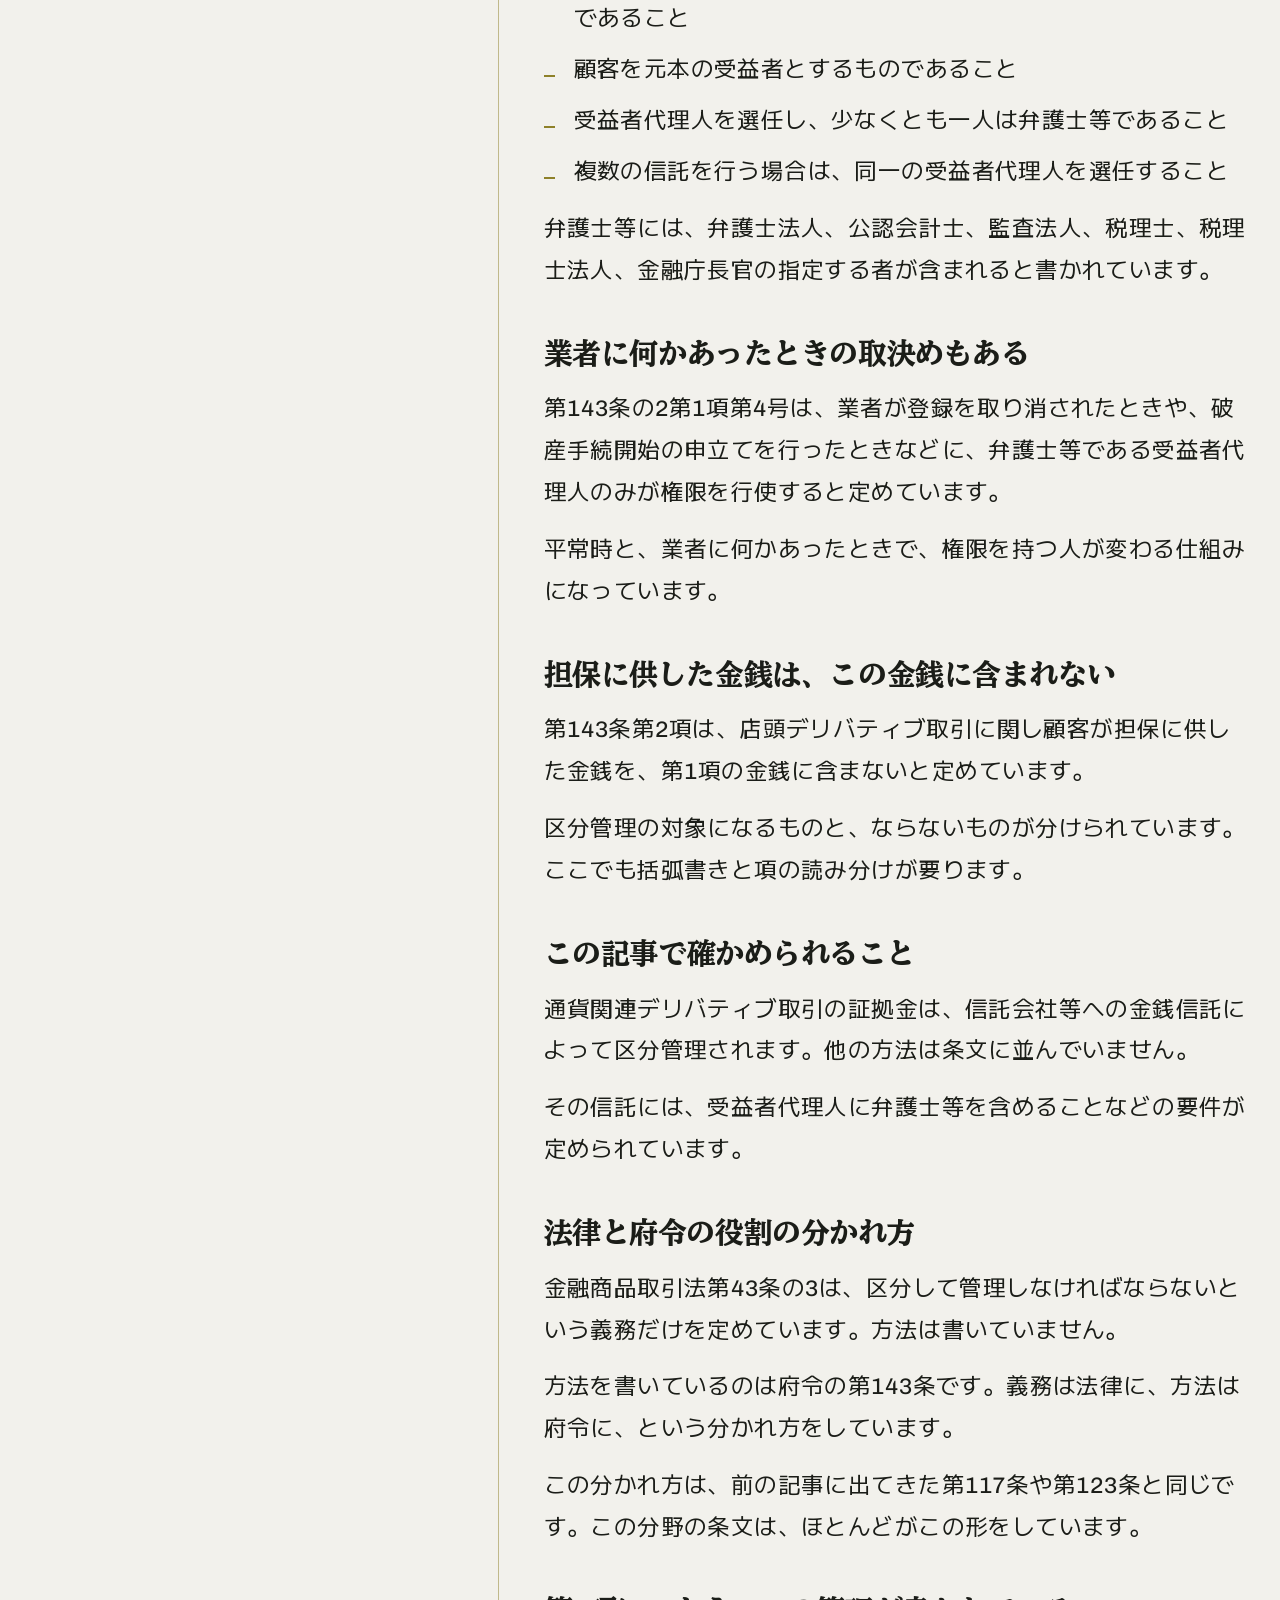
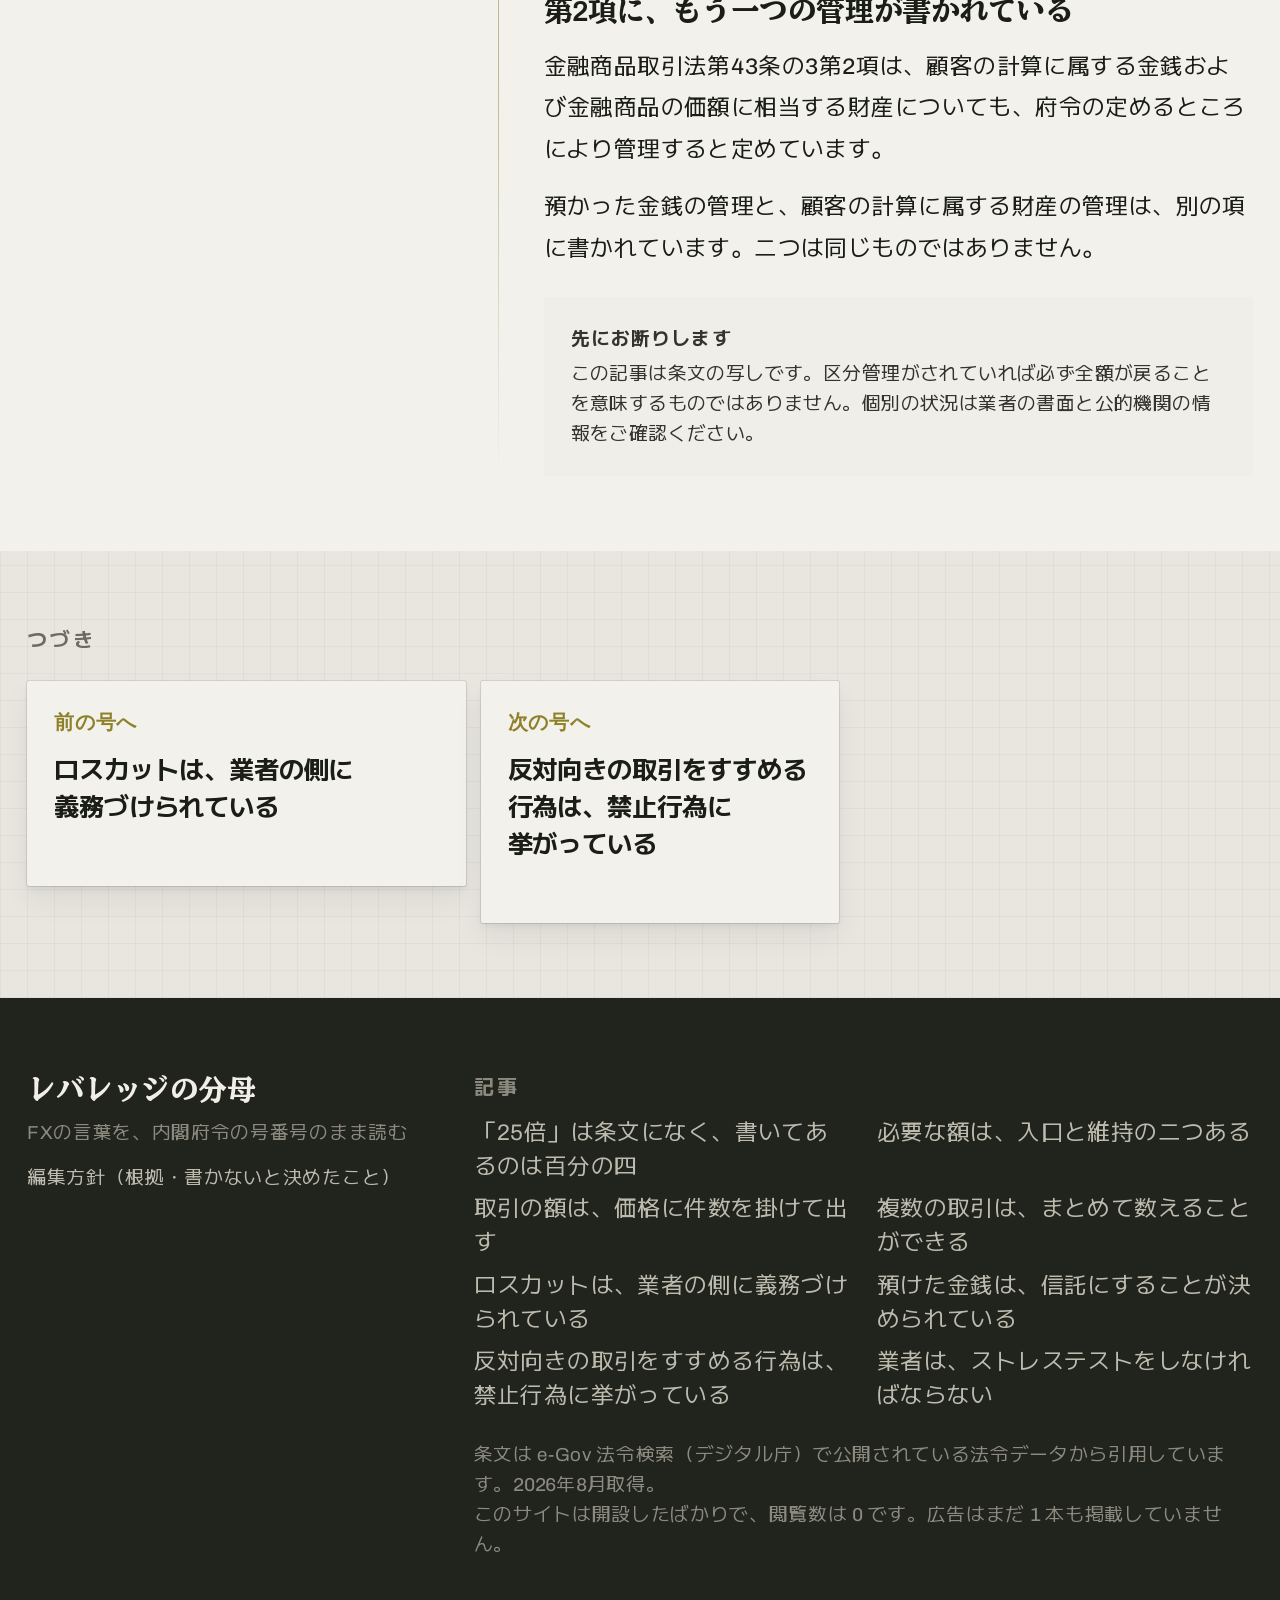
<file: kiji-6.html>
<!DOCTYPE html>
<html lang="ja">
<head>
<meta charset="utf-8">
<meta name="viewport" content="width=device-width, initial-scale=1">
<title>預けた金銭は、信託にすることが決められている｜レバレッジの分母</title>
<meta name="description" content="証拠金として預けた金銭を、業者がどう持っておくかも決められています。通貨関連の取引については、選べる方法が一つしかありません。">
<link rel="preconnect" href="https://fonts.googleapis.com">
<link rel="preconnect" href="https://fonts.gstatic.com" crossorigin>
<link rel="stylesheet" href="https://fonts.googleapis.com/css2?family=Archivo:wdth,wght@62..125,400;62..125,600;62..125,700&family=BIZ+UDMincho:wght@400;700&family=M+PLUS+2:wght@400;500;700&family=Chivo+Mono:wght@400;700&display=swap">
<link rel="stylesheet" href="assets/style.css">
</head>
<body>
<div class="top"><div class="hold"><div class="top__in">
  <a class="top__name" href="index.html">レバレッジの分母<small>ばいりつのぶんぼ</small></a>
  <span class="top__here">06</span>
</div></div></div>
<main id="main">

<article>
<section class="face face--draft">
  <div class="hold"><div class="spread">
    <div class="spread__l ask">
      <span class="ask__n">06</span>
      <p class="frac" style="margin-top:var(--s1)"><span class="n">6</span> / <span class="n">8</span><span>金商法／金商業等府令</span></p>
      <div style="margin-top:var(--s3)"><p class="t-note" style="margin-top:var(--s2)"><b>金融商品取引法 第43条の3（区分管理）</b><br>e-Gov 法令検索</p><p class="t-note" style="margin-top:var(--s2)"><b>金商業等府令 第143条・第143条の2</b><br>e-Gov 法令検索</p></div>
    </div>
    <div class="spread__axis" aria-hidden="true"></div>
    <div class="spread__r flow stack col">
      <p class="t-label" data-rv style="color:var(--acc)">金商法 第43条の3／金商業等府令 第143条第1項第1号</p>
      <h1 class="t-h1" data-rv><span class="ph">預けた</span><span class="ph">金銭は、</span><span class="ph">信託に</span><span class="ph">することが</span><span class="ph">決められている</span></h1>
      <p class="t-lede" data-rv>証拠金として預けた金銭を、業者がどう持っておくかも決められています。通貨関連の取引については、選べる方法が一つしかありません。</p>
      <div class="caution" data-rv><strong>広告についてのお知らせ</strong>この記事には広告が含まれません。いまのところ、掲載中の広告が <span class='n'>1</span> 本もないためです。記事の中にあるのは、広告を置くための空の枠だけです。掲載を始めたときは、この文を書き替えます。また、相場の見通し・売買の方法・おすすめの業者は、一切書いていません。</div>
      <figure data-rv><div class="plate"><svg viewBox="0 0 540 110" role="img" aria-label="この記事が読んでいる条文の位置"><text x="16" y="22" class="fs fs--w">この記事が読んでいる場所</text><rect x="16" y="34" width="160" height="58" rx="2" fill="var(--acc)" opacity=".04"/><rect x="16" y="34" width="160" height="58" rx="2" fill="none" stroke="var(--acc)"  opacity=".38"/><text x="96" y="60" text-anchor="middle" class="fs fs--b">法 第43条の3</text><text x="96" y="79" text-anchor="middle" class="fs fs--w">区分して管理</text><rect x="192" y="34" width="160" height="58" rx="2" fill="var(--acc)" opacity=".12"/><rect x="192" y="34" width="160" height="58" rx="2" fill="none" stroke="var(--acc)"  class="mark"/><text x="272" y="60" text-anchor="middle" class="fs fs--b">第143条第1項第1号</text><text x="272" y="79" text-anchor="middle" class="fs fs--w">金銭信託</text><rect x="368" y="34" width="160" height="58" rx="2" fill="var(--acc)" opacity=".04"/><rect x="368" y="34" width="160" height="58" rx="2" fill="none" stroke="var(--acc)"  opacity=".38"/><text x="448" y="60" text-anchor="middle" class="fs fs--b">第143条の2</text><text x="448" y="79" text-anchor="middle" class="fs fs--w">信託の要件</text></svg></div>
        <figcaption class="cap"><span class="ph">この</span><span class="ph">記事が</span><span class="ph">読んでいる</span><span class="ph">条文の</span><span class="ph">位置</span></figcaption>
        <p class="cap-n">箱の大きさは条文の長さを表していない。印が太いものが、この記事の中心にある号。</p></figure>
    </div>
  </div></div>
</section>

<section class="face face--paper">
  <div class="hold"><div class="spread">
    <div class="spread__l ask"><p class="t-label" style="color:var(--g3)">本文</p></div>
    <div class="spread__axis" aria-hidden="true"></div>
    <div class="spread__r flow stack col">
<h2 class="t-h2" data-rv><span class="ph">法律は「区分して</span><span class="ph">管理」とだけ</span><span class="ph">書いている</span></h2>
<p class="t-body" data-rv>金融商品取引法第<span class="n">43</span>条の<span class="n">3</span>第<span class="n">1</span>項は、デリバティブ取引等に関して顧客から預託を受けた金銭等を、内閣府令で定めるところにより自己の固有財産と区分して管理しなければならない、と定めています。</p>
<p class="t-body" data-rv>どうやって区分するかは、法律には書かれていません。内閣府令に預けられています。</p>
<h2 class="t-h2" data-rv><span class="ph">府令が、</span><span class="ph">方法を</span><span class="ph">一つに</span><span class="ph">絞っている</span></h2>
<p class="t-body" data-rv>金商業等府令第<span class="n">143</span>条第<span class="n">1</span>項第<span class="n">1</span>号は、通貨関連デリバティブ取引等について、信託会社または信託業務を営む金融機関への金銭信託と定めています。</p>
<p class="t-body" data-rv>第<span class="n">2</span>号にはそれ以外の取引の方法が並んでいて、預金、金銭信託、カバー取引相手方への預託など、複数の選択肢があります。</p>
<p class="t-body" data-rv>つまり、通貨関連の取引だけは選択肢が一つしかありません。この違いが、号の分かれ方に出ています。</p>
<figure data-rv><div class="plate"><svg viewBox="0 0 540 242" role="img" aria-label="第1号と第2号で選べる方法の数の違い"><text x="16" y="26" class="fs fs--b">第1号（通貨関連）</text><text x="286" y="26" class="fs fs--b">第2号（それ以外）</text><rect x="16" y="42" width="240" height="34" rx="2" fill="var(--acc-tint)"/><rect x="16" y="42" width="240" height="34" rx="2" fill="none" stroke="var(--acc)" class="mark"/><text x="30" y="64" class="fs">信託会社等への金銭信託</text><rect x="286" y="42" width="238" height="34" rx="2" fill="var(--g1)"/><rect x="286" y="42" width="238" height="34" rx="2" fill="none" stroke="var(--g2)"/><text x="300" y="64" class="fs">預金・貯金</text><rect x="286" y="84" width="238" height="34" rx="2" fill="var(--g1)"/><rect x="286" y="84" width="238" height="34" rx="2" fill="none" stroke="var(--g2)"/><text x="300" y="106" class="fs">元本補塡のある金銭信託等</text><rect x="286" y="126" width="238" height="34" rx="2" fill="var(--g1)"/><rect x="286" y="126" width="238" height="34" rx="2" fill="none" stroke="var(--g2)"/><text x="300" y="148" class="fs">カバー取引相手方への預託</text><rect x="286" y="168" width="238" height="34" rx="2" fill="var(--g1)"/><rect x="286" y="168" width="238" height="34" rx="2" fill="none" stroke="var(--g2)"/><text x="300" y="190" class="fs">媒介等相手方への預託</text><text x="16" y="228" class="fs fs--w">箱の数は、条文に並んでいる方法の数（1 と 4）をそのまま数えたもの。</text></svg></div><figcaption class="cap"><span class="ph">第1号と第2号で、</span><span class="ph">選べる</span><span class="ph">方法の</span><span class="ph">数が</span><span class="ph">違う</span></figcaption><p class="cap-n">左＝第<span class="n">1</span>号（通貨関連）、右＝第<span class="n">2</span>号（それ以外）。箱の数は条文に並んでいる方法の数をそのまま数えて描いてある。</p></figure>
<div class="promo" data-rv><p class="promo__d">この枠は、広告を掲載するために用意した枠です。掲載を始めたときは、ここに広告が入ります。現在は掲載していません。</p><div class="promo__slot">広告の枠<br>（現在、掲載中の広告はありません）</div></div>
<h2 class="t-h2" data-rv><span class="ph">信託の</span><span class="ph">中身にも</span><span class="ph">条件が</span><span class="ph">ある</span></h2>
<p class="t-body" data-rv>第<span class="n">143</span>条の<span class="n">2</span>は、この金銭信託を「顧客区分管理信託」と呼び、その契約が満たすべき要件を並べています。</p>
<ul class="bul" data-rv><li><span>委託者は業者、受託者は信託会社または信託業務を営む金融機関であること</span></li><li><span>顧客を元本の受益者とするものであること</span></li><li><span>受益者代理人を選任し、少なくとも一人は弁護士等であること</span></li><li><span>複数の信託を行う場合は、同一の受益者代理人を選任すること</span></li></ul>
<p class="t-body" data-rv>弁護士等には、弁護士法人、公認会計士、監査法人、税理士、税理士法人、金融庁長官の指定する者が含まれると書かれています。</p>
<h2 class="t-h2" data-rv><span class="ph">業者に</span><span class="ph">何か</span><span class="ph">あったときの</span><span class="ph">取決めも</span><span class="ph">ある</span></h2>
<p class="t-body" data-rv>第<span class="n">143</span>条の<span class="n">2</span>第<span class="n">1</span>項第<span class="n">4</span>号は、業者が登録を取り消されたときや、破産手続開始の申立てを行ったときなどに、弁護士等である受益者代理人のみが権限を行使すると定めています。</p>
<p class="t-body" data-rv>平常時と、業者に何かあったときで、権限を持つ人が変わる仕組みになっています。</p>
<h2 class="t-h2" data-rv><span class="ph">担保に</span><span class="ph">供した</span><span class="ph">金銭は、</span><span class="ph">この</span><span class="ph">金銭に</span><span class="ph">含まれない</span></h2>
<p class="t-body" data-rv>第<span class="n">143</span>条第<span class="n">2</span>項は、店頭デリバティブ取引に関し顧客が担保に供した金銭を、第<span class="n">1</span>項の金銭に含まないと定めています。</p>
<p class="t-body" data-rv>区分管理の対象になるものと、ならないものが分けられています。ここでも括弧書きと項の読み分けが要ります。</p>
<h2 class="t-h2" data-rv><span class="ph">この</span><span class="ph">記事で</span><span class="ph">確かめられること</span></h2>
<p class="t-body" data-rv>通貨関連デリバティブ取引の証拠金は、信託会社等への金銭信託によって区分管理されます。他の方法は条文に並んでいません。</p>
<p class="t-body" data-rv>その信託には、受益者代理人に弁護士等を含めることなどの要件が定められています。</p>
<h2 class="t-h2" data-rv><span class="ph">法律と</span><span class="ph">府令の</span><span class="ph">役割の</span><span class="ph">分かれ方</span></h2>
<p class="t-body" data-rv>金融商品取引法第<span class="n">43</span>条の<span class="n">3</span>は、区分して管理しなければならないという義務だけを定めています。方法は書いていません。</p>
<p class="t-body" data-rv>方法を書いているのは府令の第<span class="n">143</span>条です。義務は法律に、方法は府令に、という分かれ方をしています。</p>
<p class="t-body" data-rv>この分かれ方は、前の記事に出てきた第<span class="n">117</span>条や第<span class="n">123</span>条と同じです。この分野の条文は、ほとんどがこの形をしています。</p>
<h2 class="t-h2" data-rv><span class="ph">第2項に、</span><span class="ph">もう</span><span class="ph">一つの</span><span class="ph">管理が</span><span class="ph">書かれている</span></h2>
<p class="t-body" data-rv>金融商品取引法第<span class="n">43</span>条の<span class="n">3</span>第<span class="n">2</span>項は、顧客の計算に属する金銭および金融商品の価額に相当する財産についても、府令の定めるところにより管理すると定めています。</p>
<p class="t-body" data-rv>預かった金銭の管理と、顧客の計算に属する財産の管理は、別の項に書かれています。二つは同じものではありません。</p>
<div class="caution" data-rv><strong>先にお断りします</strong>この記事は条文の写しです。区分管理がされていれば必ず全額が戻ることを意味するものではありません。個別の状況は業者の書面と公的機関の情報をご確認ください。</div>
    </div>
  </div></div>
</section>

<section class="face face--draft">
  <div class="hold">
    <p class="t-label" style="color:var(--g3)">つづき</p>
    <ul class="list"><li><a class="item" href="kiji-5.html"><span class="item__n t-label">前の号へ</span><span class="item__t t-h3"><span class="ph">ロスカットは、</span><span class="ph">業者の</span><span class="ph">側に</span><span class="ph">義務づけられている</span></span></a></li><li><a class="item" href="kiji-7.html"><span class="item__n t-label">次の号へ</span><span class="item__t t-h3"><span class="ph">反対向きの</span><span class="ph">取引を</span><span class="ph">すすめる</span><span class="ph">行為は、</span><span class="ph">禁止行為に</span><span class="ph">挙がっている</span></span></a></li></ul>
  </div>
</section>
</article>
</main>
<footer class="tail"><div class="hold"><div class="tail__in">
  <div>
    <p class="t-h2 on1">レバレッジの分母</p>
    <p class="t-note" style="margin-top:var(--s1)">FXの言葉を、内閣府令の号番号のまま読む</p>
    <p class="t-note" style="margin-top:var(--s2)"><a href="houshin.html">編集方針（根拠・書かないと決めたこと）</a></p>
  </div>
  <div>
    <p class="t-label on3">記事</p>
    <ul style="margin-top:var(--s2)"><li><a href="kiji-1.html">「25倍」は条文になく、書いてあるのは百分の四</a></li><li><a href="kiji-2.html">必要な額は、入口と維持の二つある</a></li><li><a href="kiji-3.html">取引の額は、価格に件数を掛けて出す</a></li><li><a href="kiji-4.html">複数の取引は、まとめて数えることができる</a></li><li><a href="kiji-5.html">ロスカットは、業者の側に義務づけられている</a></li><li><a href="kiji-6.html">預けた金銭は、信託にすることが決められている</a></li><li><a href="kiji-7.html">反対向きの取引をすすめる行為は、禁止行為に挙がっている</a></li><li><a href="kiji-8.html">業者は、ストレステストをしなければならない</a></li></ul>
    <p class="t-note" style="margin-top:var(--s3)">条文は e-Gov 法令検索（デジタル庁）で公開されている法令データから引用しています。<span class="n">2026</span>年<span class="n">8</span>月取得。</p>
    <p class="t-note">このサイトは開設したばかりで、閲覧数は <span class="n">0</span> です。広告はまだ <span class="n">1</span> 本も掲載していません。</p>
  </div>
</div></div></footer>
<script src="assets/app.js"></script>
</body>
</html>
</file>
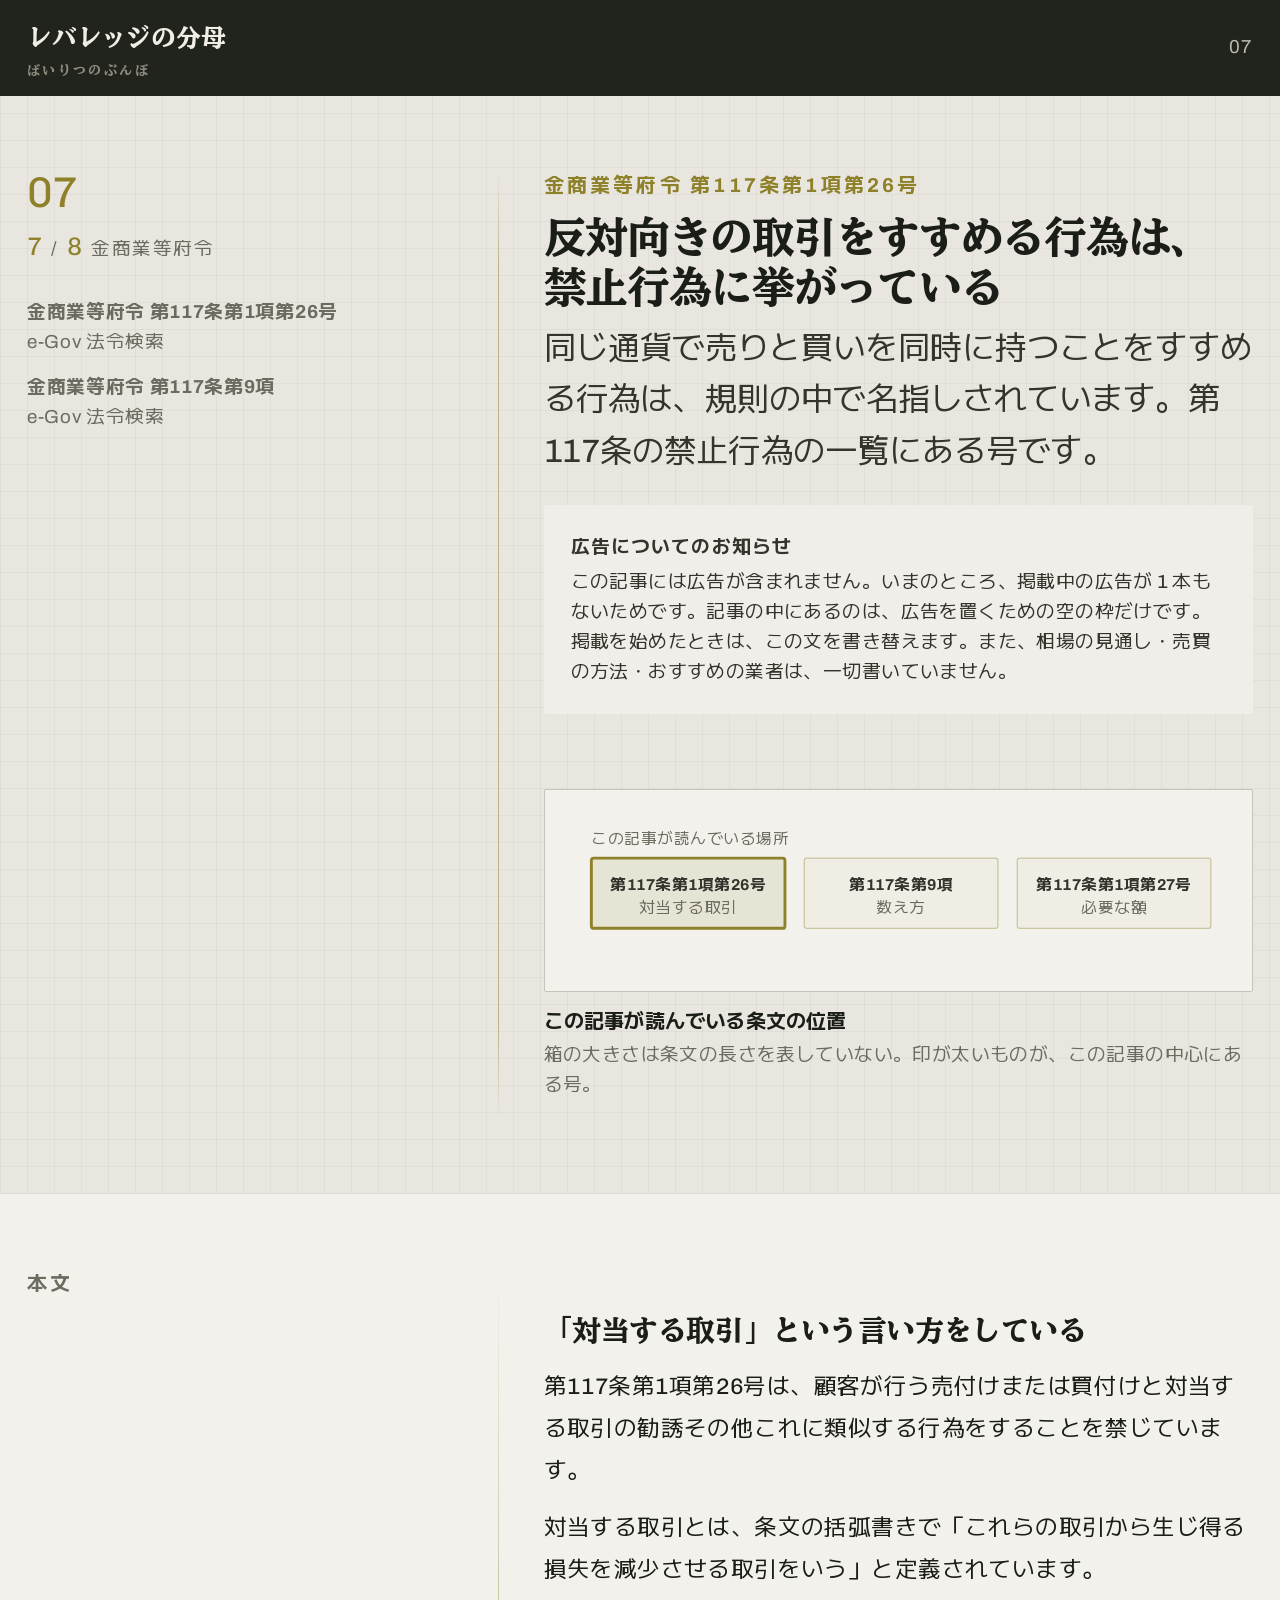
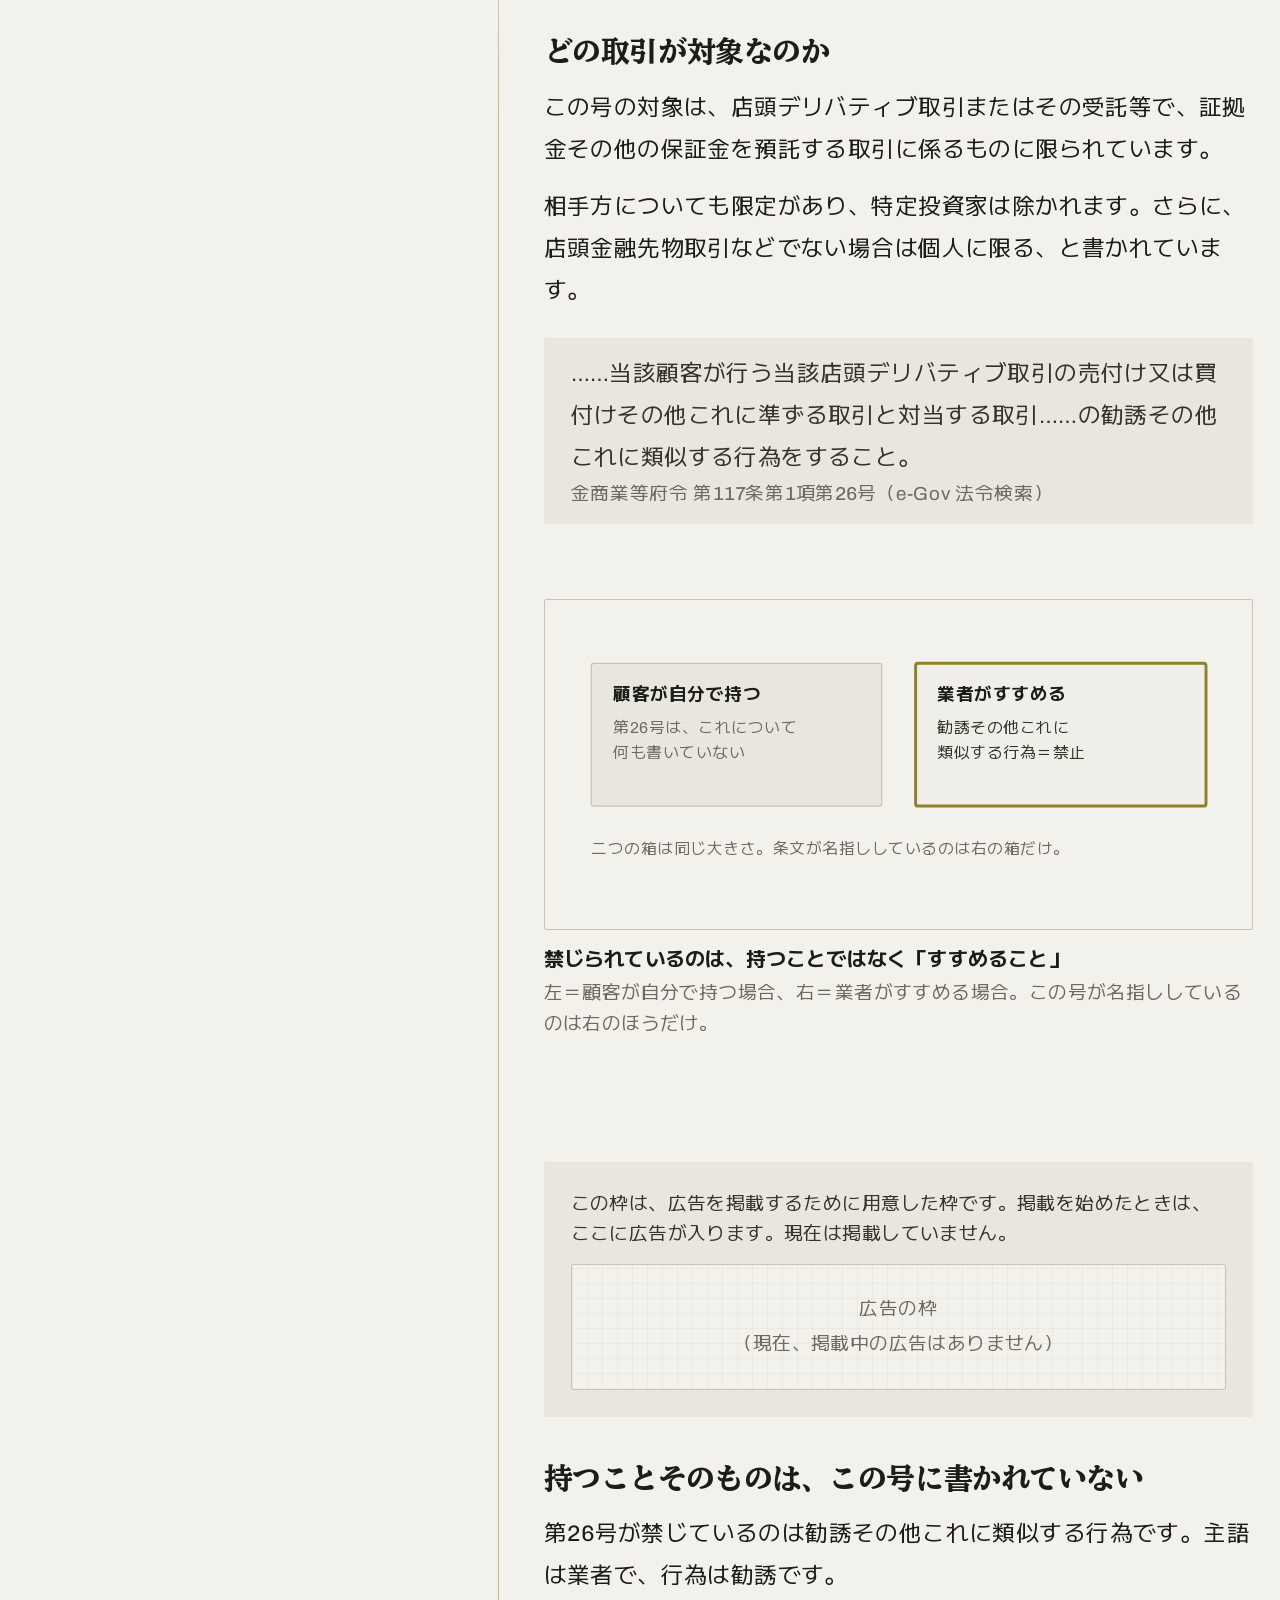
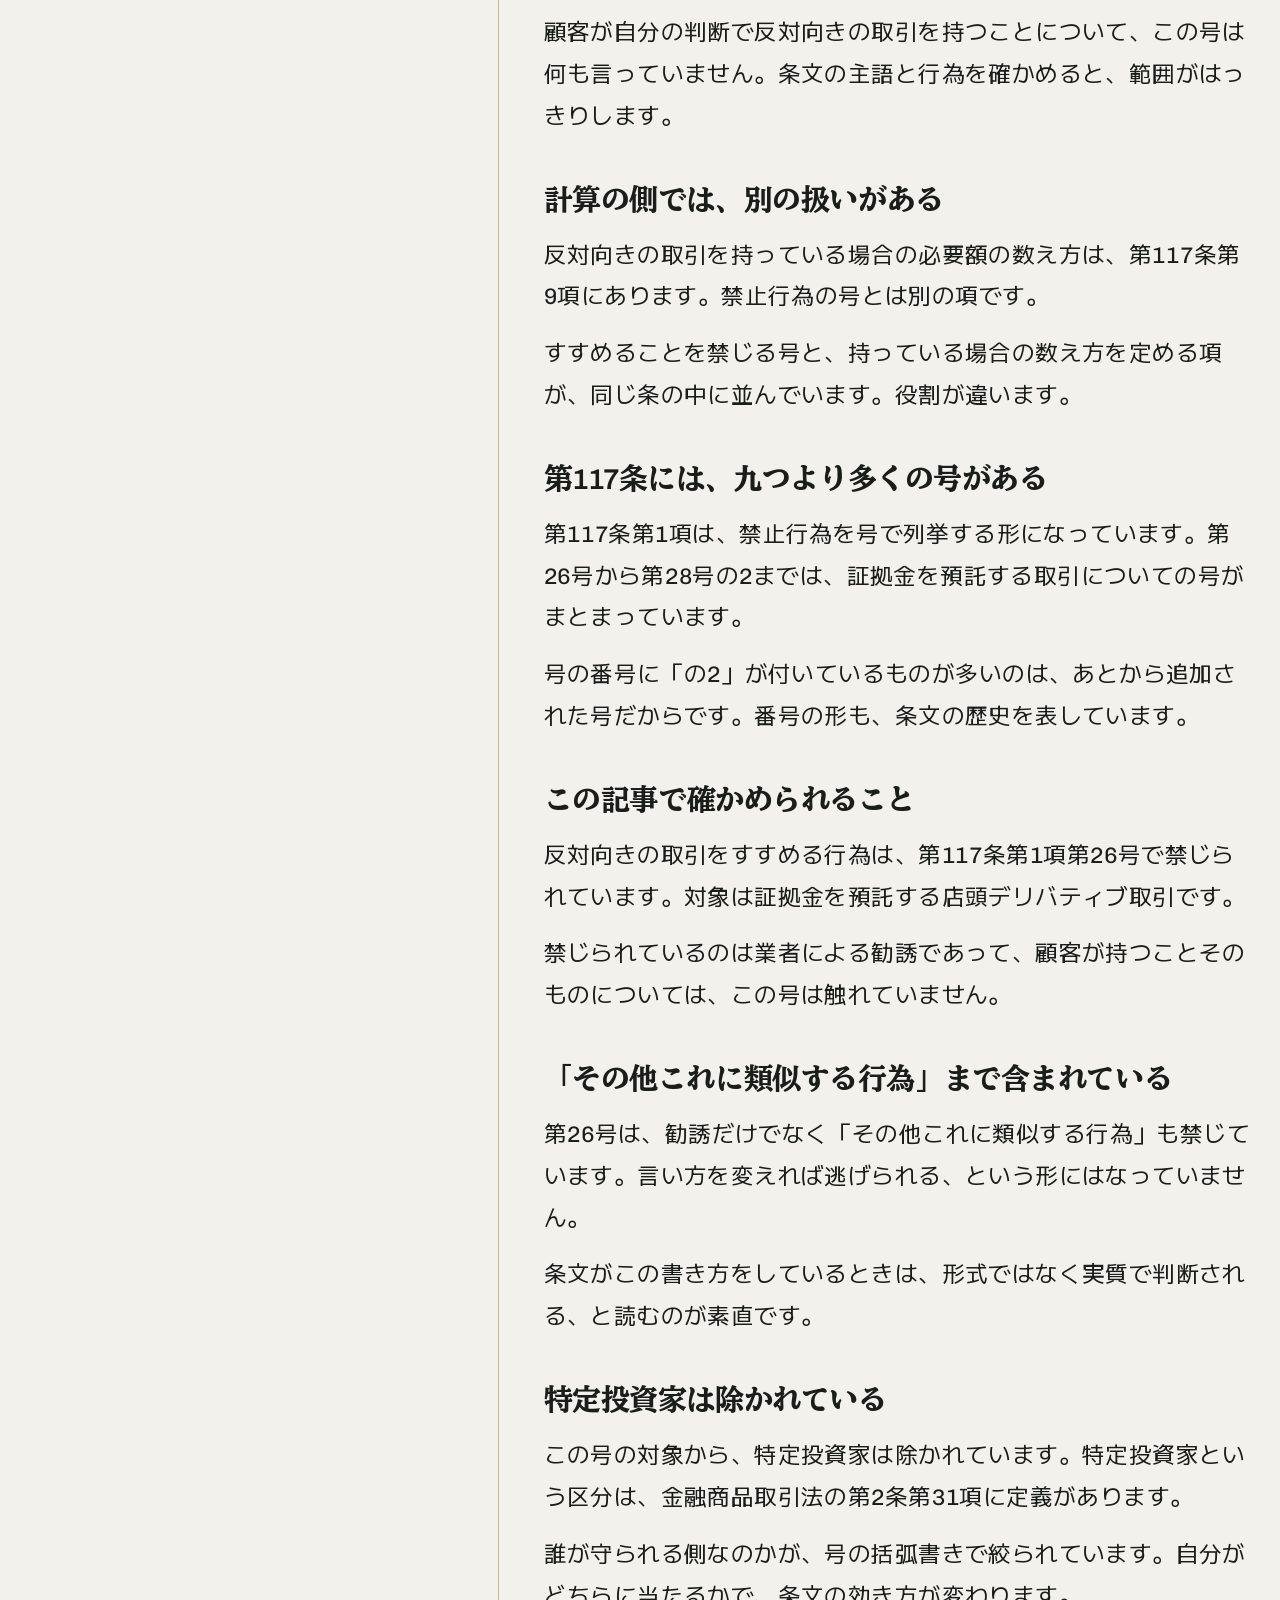
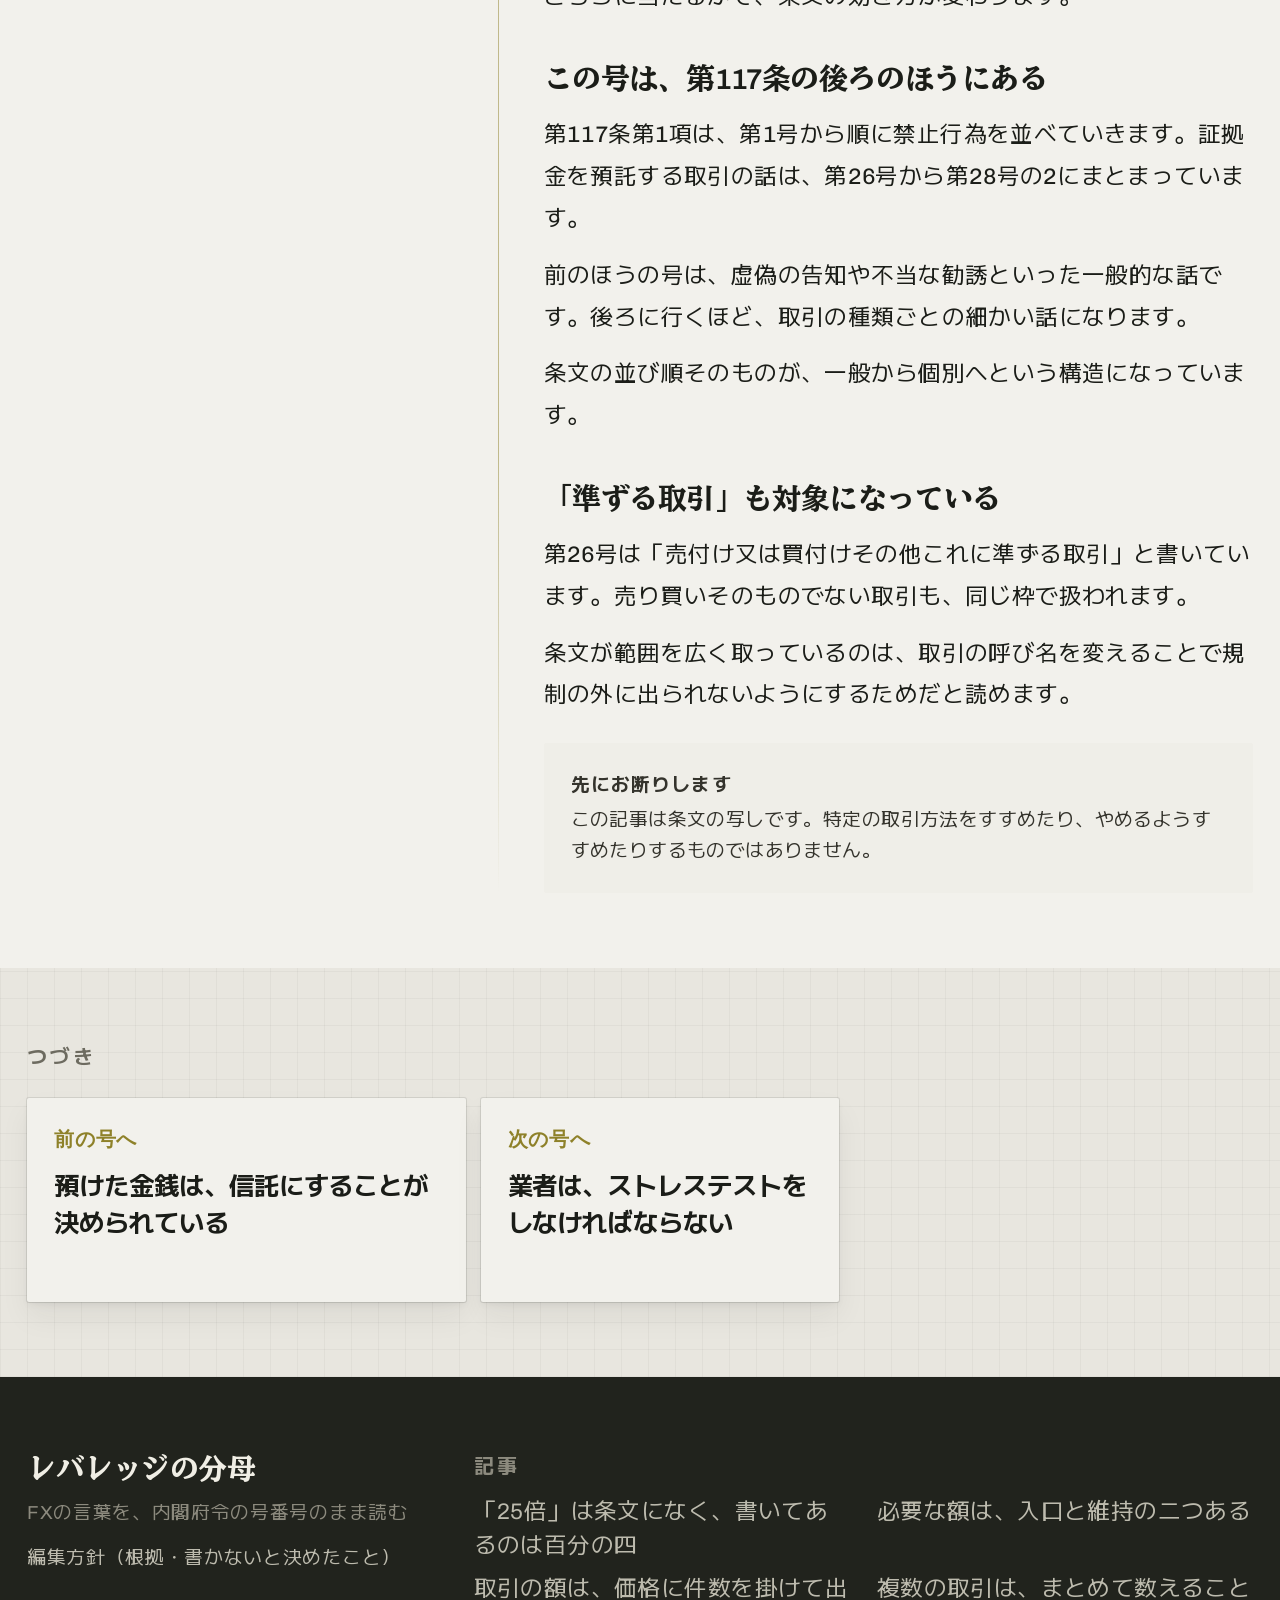
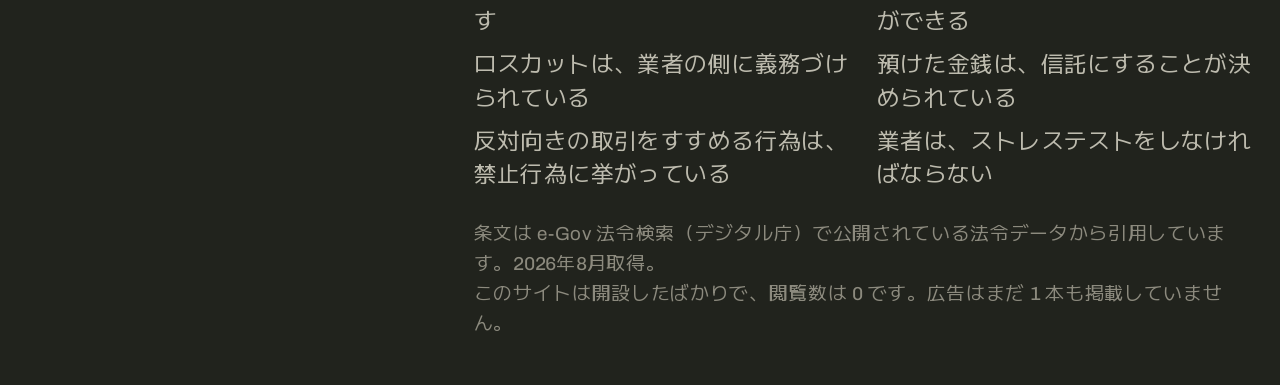
<file: kiji-7.html>
<!DOCTYPE html>
<html lang="ja">
<head>
<meta charset="utf-8">
<meta name="viewport" content="width=device-width, initial-scale=1">
<title>反対向きの取引をすすめる行為は、禁止行為に挙がっている｜レバレッジの分母</title>
<meta name="description" content="同じ通貨で売りと買いを同時に持つことをすすめる行為は、規則の中で名指しされています。第117条の禁止行為の一覧にある号です。">
<link rel="preconnect" href="https://fonts.googleapis.com">
<link rel="preconnect" href="https://fonts.gstatic.com" crossorigin>
<link rel="stylesheet" href="https://fonts.googleapis.com/css2?family=Archivo:wdth,wght@62..125,400;62..125,600;62..125,700&family=BIZ+UDMincho:wght@400;700&family=M+PLUS+2:wght@400;500;700&family=Chivo+Mono:wght@400;700&display=swap">
<link rel="stylesheet" href="assets/style.css">
</head>
<body>
<div class="top"><div class="hold"><div class="top__in">
  <a class="top__name" href="index.html">レバレッジの分母<small>ばいりつのぶんぼ</small></a>
  <span class="top__here">07</span>
</div></div></div>
<main id="main">

<article>
<section class="face face--draft">
  <div class="hold"><div class="spread">
    <div class="spread__l ask">
      <span class="ask__n">07</span>
      <p class="frac" style="margin-top:var(--s1)"><span class="n">7</span> / <span class="n">8</span><span>金商業等府令</span></p>
      <div style="margin-top:var(--s3)"><p class="t-note" style="margin-top:var(--s2)"><b>金商業等府令 第117条第1項第26号</b><br>e-Gov 法令検索</p><p class="t-note" style="margin-top:var(--s2)"><b>金商業等府令 第117条第9項</b><br>e-Gov 法令検索</p></div>
    </div>
    <div class="spread__axis" aria-hidden="true"></div>
    <div class="spread__r flow stack col">
      <p class="t-label" data-rv style="color:var(--acc)">金商業等府令 第117条第1項第26号</p>
      <h1 class="t-h1" data-rv><span class="ph">反対向きの</span><span class="ph">取引を</span><span class="ph">すすめる</span><span class="ph">行為は、</span><span class="ph">禁止行為に</span><span class="ph">挙がっている</span></h1>
      <p class="t-lede" data-rv>同じ通貨で売りと買いを同時に持つことをすすめる行為は、規則の中で名指しされています。第<span class="n">117</span>条の禁止行為の一覧にある号です。</p>
      <div class="caution" data-rv><strong>広告についてのお知らせ</strong>この記事には広告が含まれません。いまのところ、掲載中の広告が <span class='n'>1</span> 本もないためです。記事の中にあるのは、広告を置くための空の枠だけです。掲載を始めたときは、この文を書き替えます。また、相場の見通し・売買の方法・おすすめの業者は、一切書いていません。</div>
      <figure data-rv><div class="plate"><svg viewBox="0 0 540 110" role="img" aria-label="この記事が読んでいる条文の位置"><text x="16" y="22" class="fs fs--w">この記事が読んでいる場所</text><rect x="16" y="34" width="160" height="58" rx="2" fill="var(--acc)" opacity=".12"/><rect x="16" y="34" width="160" height="58" rx="2" fill="none" stroke="var(--acc)"  class="mark"/><text x="96" y="60" text-anchor="middle" class="fs fs--b">第117条第1項第26号</text><text x="96" y="79" text-anchor="middle" class="fs fs--w">対当する取引</text><rect x="192" y="34" width="160" height="58" rx="2" fill="var(--acc)" opacity=".04"/><rect x="192" y="34" width="160" height="58" rx="2" fill="none" stroke="var(--acc)"  opacity=".38"/><text x="272" y="60" text-anchor="middle" class="fs fs--b">第117条第9項</text><text x="272" y="79" text-anchor="middle" class="fs fs--w">数え方</text><rect x="368" y="34" width="160" height="58" rx="2" fill="var(--acc)" opacity=".04"/><rect x="368" y="34" width="160" height="58" rx="2" fill="none" stroke="var(--acc)"  opacity=".38"/><text x="448" y="60" text-anchor="middle" class="fs fs--b">第117条第1項第27号</text><text x="448" y="79" text-anchor="middle" class="fs fs--w">必要な額</text></svg></div>
        <figcaption class="cap"><span class="ph">この</span><span class="ph">記事が</span><span class="ph">読んでいる</span><span class="ph">条文の</span><span class="ph">位置</span></figcaption>
        <p class="cap-n">箱の大きさは条文の長さを表していない。印が太いものが、この記事の中心にある号。</p></figure>
    </div>
  </div></div>
</section>

<section class="face face--paper">
  <div class="hold"><div class="spread">
    <div class="spread__l ask"><p class="t-label" style="color:var(--g3)">本文</p></div>
    <div class="spread__axis" aria-hidden="true"></div>
    <div class="spread__r flow stack col">
<h2 class="t-h2" data-rv><span class="ph">「対当する</span><span class="ph">取引」という</span><span class="ph">言い方を</span><span class="ph">している</span></h2>
<p class="t-body" data-rv>第<span class="n">117</span>条第<span class="n">1</span>項第<span class="n">26</span>号は、顧客が行う売付けまたは買付けと対当する取引の勧誘その他これに類似する行為をすることを禁じています。</p>
<p class="t-body" data-rv>対当する取引とは、条文の括弧書きで「これらの取引から生じ得る損失を減少させる取引をいう」と定義されています。</p>
<h2 class="t-h2" data-rv><span class="ph">どの</span><span class="ph">取引が</span><span class="ph">対象なのか</span></h2>
<p class="t-body" data-rv>この号の対象は、店頭デリバティブ取引またはその受託等で、証拠金その他の保証金を預託する取引に係るものに限られています。</p>
<p class="t-body" data-rv>相手方についても限定があり、特定投資家は除かれます。さらに、店頭金融先物取引などでない場合は個人に限る、と書かれています。</p>
<blockquote data-rv><p class="t-quote">……当該顧客が行う当該店頭デリバティブ取引の売付け又は買付けその他これに準ずる取引と対当する取引……の勧誘その他これに類似する行為をすること。</p><cite class="t-note">金商業等府令 第<span class="n">117</span>条第<span class="n">1</span>項第<span class="n">26</span>号（e-Gov 法令検索）</cite></blockquote>
<figure data-rv><div class="plate"><svg viewBox="0 0 540 216" role="img" aria-label="顧客が自分で持つ場合と、業者がすすめる場合">
<rect x="16" y="30" width="240" height="118" rx="2" fill="var(--g1)"/>
<rect x="16" y="30" width="240" height="118" rx="2" fill="none" stroke="var(--g2)"/>
<text x="34" y="60" class="fl fl--b">顧客が自分で持つ</text>
<text x="34" y="88" class="fs fs--w">第26号は、これについて</text>
<text x="34" y="108" class="fs fs--w">何も書いていない</text>
<rect x="284" y="30" width="240" height="118" rx="2" fill="var(--acc-tint)"/>
<rect x="284" y="30" width="240" height="118" rx="2" fill="none" stroke="var(--acc)" class="mark"/>
<text x="302" y="60" class="fl fl--b">業者がすすめる</text>
<text x="302" y="88" class="fs">勧誘その他これに</text>
<text x="302" y="108" class="fs">類似する行為＝禁止</text>
<text x="16" y="188" class="fs fs--w">二つの箱は同じ大きさ。条文が名指ししているのは右の箱だけ。</text>
</svg></div><figcaption class="cap"><span class="ph">禁じられているのは、</span>持つことではなく「すすめること」</figcaption><p class="cap-n">左＝顧客が自分で持つ場合、右＝業者がすすめる場合。この号が名指ししているのは右のほうだけ。</p></figure>
<div class="promo" data-rv><p class="promo__d">この枠は、広告を掲載するために用意した枠です。掲載を始めたときは、ここに広告が入ります。現在は掲載していません。</p><div class="promo__slot">広告の枠<br>（現在、掲載中の広告はありません）</div></div>
<h2 class="t-h2" data-rv><span class="ph">持つことそのものは、</span><span class="ph">この号に</span><span class="ph">書かれていない</span></h2>
<p class="t-body" data-rv>第<span class="n">26</span>号が禁じているのは勧誘その他これに類似する行為です。主語は業者で、行為は勧誘です。</p>
<p class="t-body" data-rv>顧客が自分の判断で反対向きの取引を持つことについて、この号は何も言っていません。条文の主語と行為を確かめると、範囲がはっきりします。</p>
<h2 class="t-h2" data-rv><span class="ph">計算の</span><span class="ph">側では、</span><span class="ph">別の</span><span class="ph">扱いが</span><span class="ph">ある</span></h2>
<p class="t-body" data-rv>反対向きの取引を持っている場合の必要額の数え方は、第<span class="n">117</span>条第<span class="n">9</span>項にあります。禁止行為の号とは別の項です。</p>
<p class="t-body" data-rv>すすめることを禁じる号と、持っている場合の数え方を定める項が、同じ条の中に並んでいます。役割が違います。</p>
<h2 class="t-h2" data-rv><span class="ph">第117条には、</span><span class="ph">九つより</span><span class="ph">多くの号が</span><span class="ph">ある</span></h2>
<p class="t-body" data-rv>第<span class="n">117</span>条第<span class="n">1</span>項は、禁止行為を号で列挙する形になっています。第<span class="n">26</span>号から第<span class="n">28</span>号の<span class="n">2</span>までは、証拠金を預託する取引についての号がまとまっています。</p>
<p class="t-body" data-rv>号の番号に「の<span class="n">2</span>」が付いているものが多いのは、あとから追加された号だからです。番号の形も、条文の歴史を表しています。</p>
<h2 class="t-h2" data-rv><span class="ph">この</span><span class="ph">記事で</span><span class="ph">確かめられること</span></h2>
<p class="t-body" data-rv>反対向きの取引をすすめる行為は、第<span class="n">117</span>条第<span class="n">1</span>項第<span class="n">26</span>号で禁じられています。対象は証拠金を預託する店頭デリバティブ取引です。</p>
<p class="t-body" data-rv>禁じられているのは業者による勧誘であって、顧客が持つことそのものについては、この号は触れていません。</p>
<h2 class="t-h2" data-rv><span class="ph">「その他これに</span><span class="ph">類似する</span><span class="ph">行為」まで</span><span class="ph">含まれている</span></h2>
<p class="t-body" data-rv>第<span class="n">26</span>号は、勧誘だけでなく「その他これに類似する行為」も禁じています。言い方を変えれば逃げられる、という形にはなっていません。</p>
<p class="t-body" data-rv>条文がこの書き方をしているときは、形式ではなく実質で判断される、と読むのが素直です。</p>
<h2 class="t-h2" data-rv><span class="ph">特定投資家は</span><span class="ph">除かれている</span></h2>
<p class="t-body" data-rv>この号の対象から、特定投資家は除かれています。特定投資家という区分は、金融商品取引法の第<span class="n">2</span>条第<span class="n">31</span>項に定義があります。</p>
<p class="t-body" data-rv>誰が守られる側なのかが、号の括弧書きで絞られています。自分がどちらに当たるかで、条文の効き方が変わります。</p>
<h2 class="t-h2" data-rv><span class="ph">この号は、第117条の</span><span class="ph">後ろのほうに</span><span class="ph">ある</span></h2>
<p class="t-body" data-rv>第<span class="n">117</span>条第<span class="n">1</span>項は、第<span class="n">1</span>号から順に禁止行為を並べていきます。証拠金を預託する取引の話は、第<span class="n">26</span>号から第<span class="n">28</span>号の<span class="n">2</span>にまとまっています。</p>
<p class="t-body" data-rv>前のほうの号は、虚偽の告知や不当な勧誘といった一般的な話です。後ろに行くほど、取引の種類ごとの細かい話になります。</p>
<p class="t-body" data-rv>条文の並び順そのものが、一般から個別へという構造になっています。</p>
<h2 class="t-h2" data-rv><span class="ph">「準ずる</span><span class="ph">取引」も</span><span class="ph">対象に</span><span class="ph">なっている</span></h2>
<p class="t-body" data-rv>第<span class="n">26</span>号は「売付け又は買付けその他これに準ずる取引」と書いています。売り買いそのものでない取引も、同じ枠で扱われます。</p>
<p class="t-body" data-rv>条文が範囲を広く取っているのは、取引の呼び名を変えることで規制の外に出られないようにするためだと読めます。</p>
<div class="caution" data-rv><strong>先にお断りします</strong>この記事は条文の写しです。特定の取引方法をすすめたり、やめるようすすめたりするものではありません。</div>
    </div>
  </div></div>
</section>

<section class="face face--draft">
  <div class="hold">
    <p class="t-label" style="color:var(--g3)">つづき</p>
    <ul class="list"><li><a class="item" href="kiji-6.html"><span class="item__n t-label">前の号へ</span><span class="item__t t-h3"><span class="ph">預けた</span><span class="ph">金銭は、</span><span class="ph">信託に</span><span class="ph">することが</span><span class="ph">決められている</span></span></a></li><li><a class="item" href="kiji-8.html"><span class="item__n t-label">次の号へ</span><span class="item__t t-h3"><span class="ph">業者は、</span><span class="ph">ストレステストを</span><span class="ph">しなければならない</span></span></a></li></ul>
  </div>
</section>
</article>
</main>
<footer class="tail"><div class="hold"><div class="tail__in">
  <div>
    <p class="t-h2 on1">レバレッジの分母</p>
    <p class="t-note" style="margin-top:var(--s1)">FXの言葉を、内閣府令の号番号のまま読む</p>
    <p class="t-note" style="margin-top:var(--s2)"><a href="houshin.html">編集方針（根拠・書かないと決めたこと）</a></p>
  </div>
  <div>
    <p class="t-label on3">記事</p>
    <ul style="margin-top:var(--s2)"><li><a href="kiji-1.html">「25倍」は条文になく、書いてあるのは百分の四</a></li><li><a href="kiji-2.html">必要な額は、入口と維持の二つある</a></li><li><a href="kiji-3.html">取引の額は、価格に件数を掛けて出す</a></li><li><a href="kiji-4.html">複数の取引は、まとめて数えることができる</a></li><li><a href="kiji-5.html">ロスカットは、業者の側に義務づけられている</a></li><li><a href="kiji-6.html">預けた金銭は、信託にすることが決められている</a></li><li><a href="kiji-7.html">反対向きの取引をすすめる行為は、禁止行為に挙がっている</a></li><li><a href="kiji-8.html">業者は、ストレステストをしなければならない</a></li></ul>
    <p class="t-note" style="margin-top:var(--s3)">条文は e-Gov 法令検索（デジタル庁）で公開されている法令データから引用しています。<span class="n">2026</span>年<span class="n">8</span>月取得。</p>
    <p class="t-note">このサイトは開設したばかりで、閲覧数は <span class="n">0</span> です。広告はまだ <span class="n">1</span> 本も掲載していません。</p>
  </div>
</div></div></footer>
<script src="assets/app.js"></script>
</body>
</html>
</file>
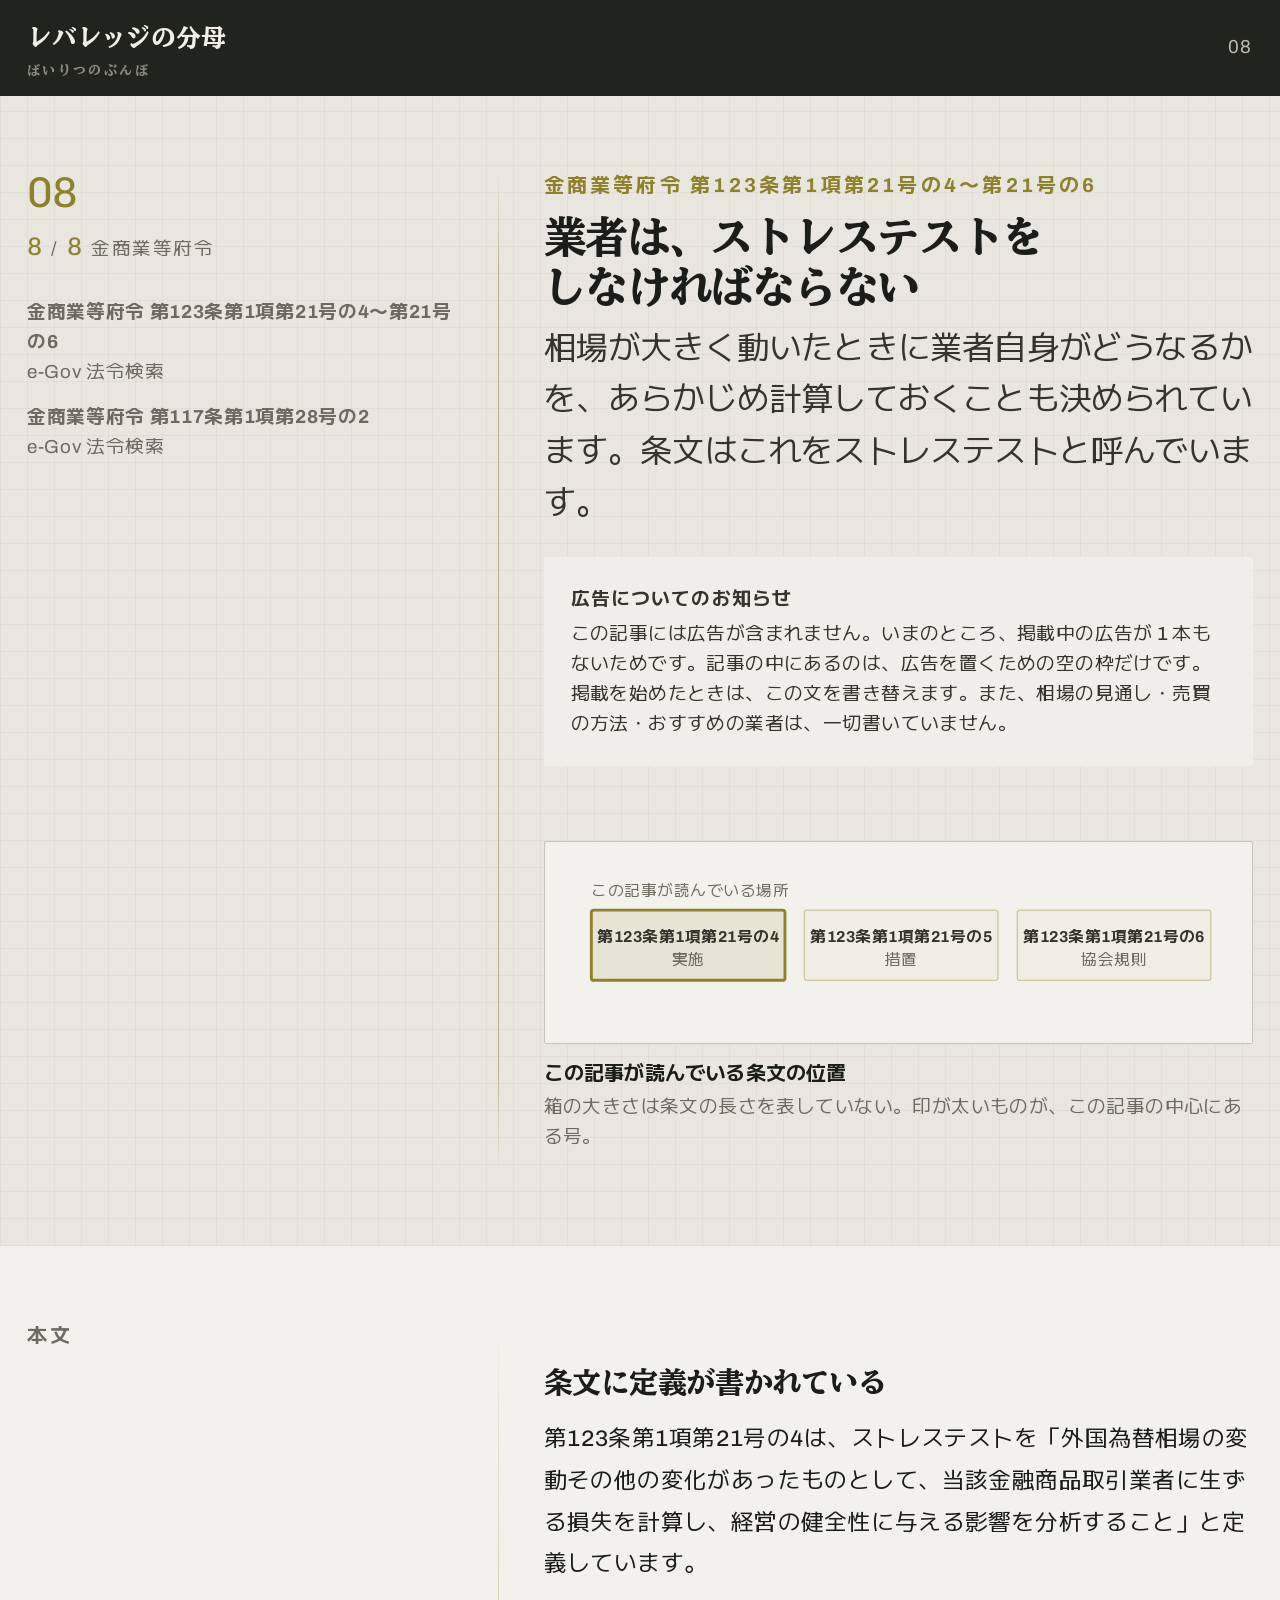
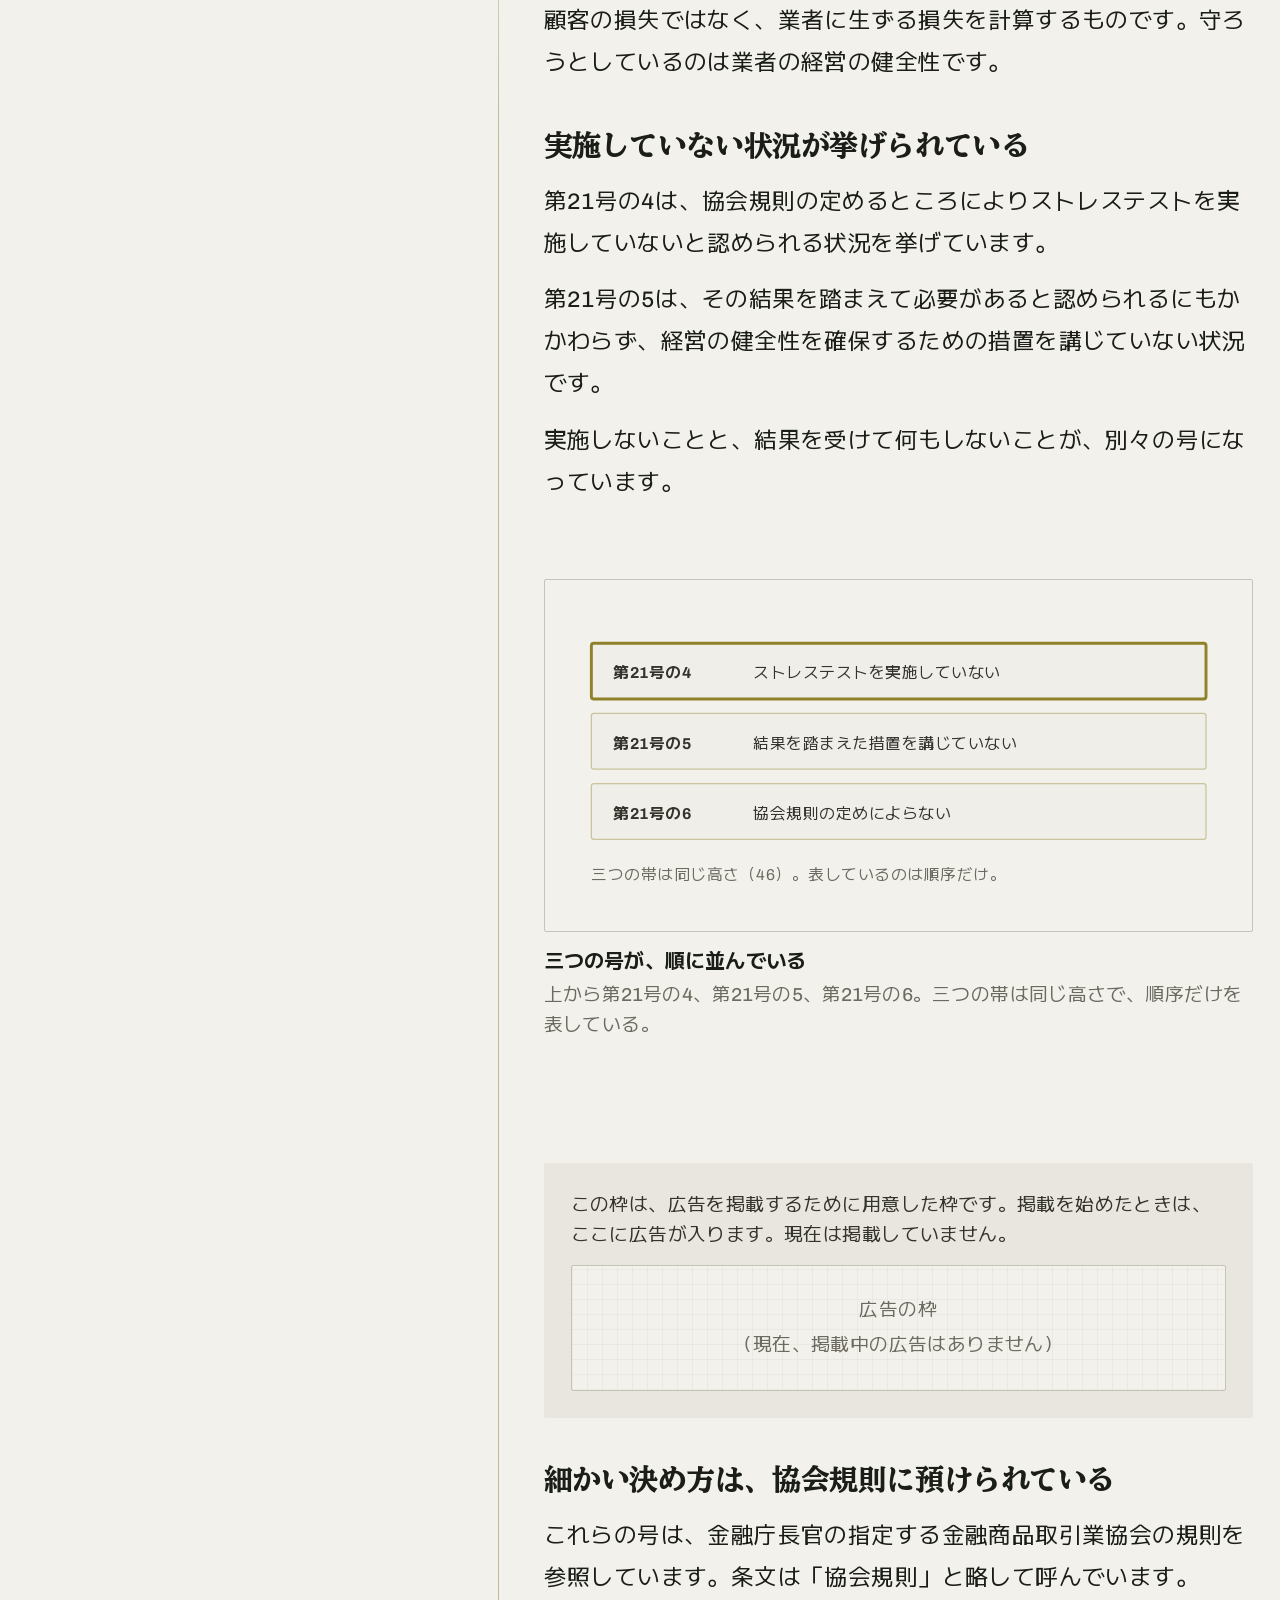
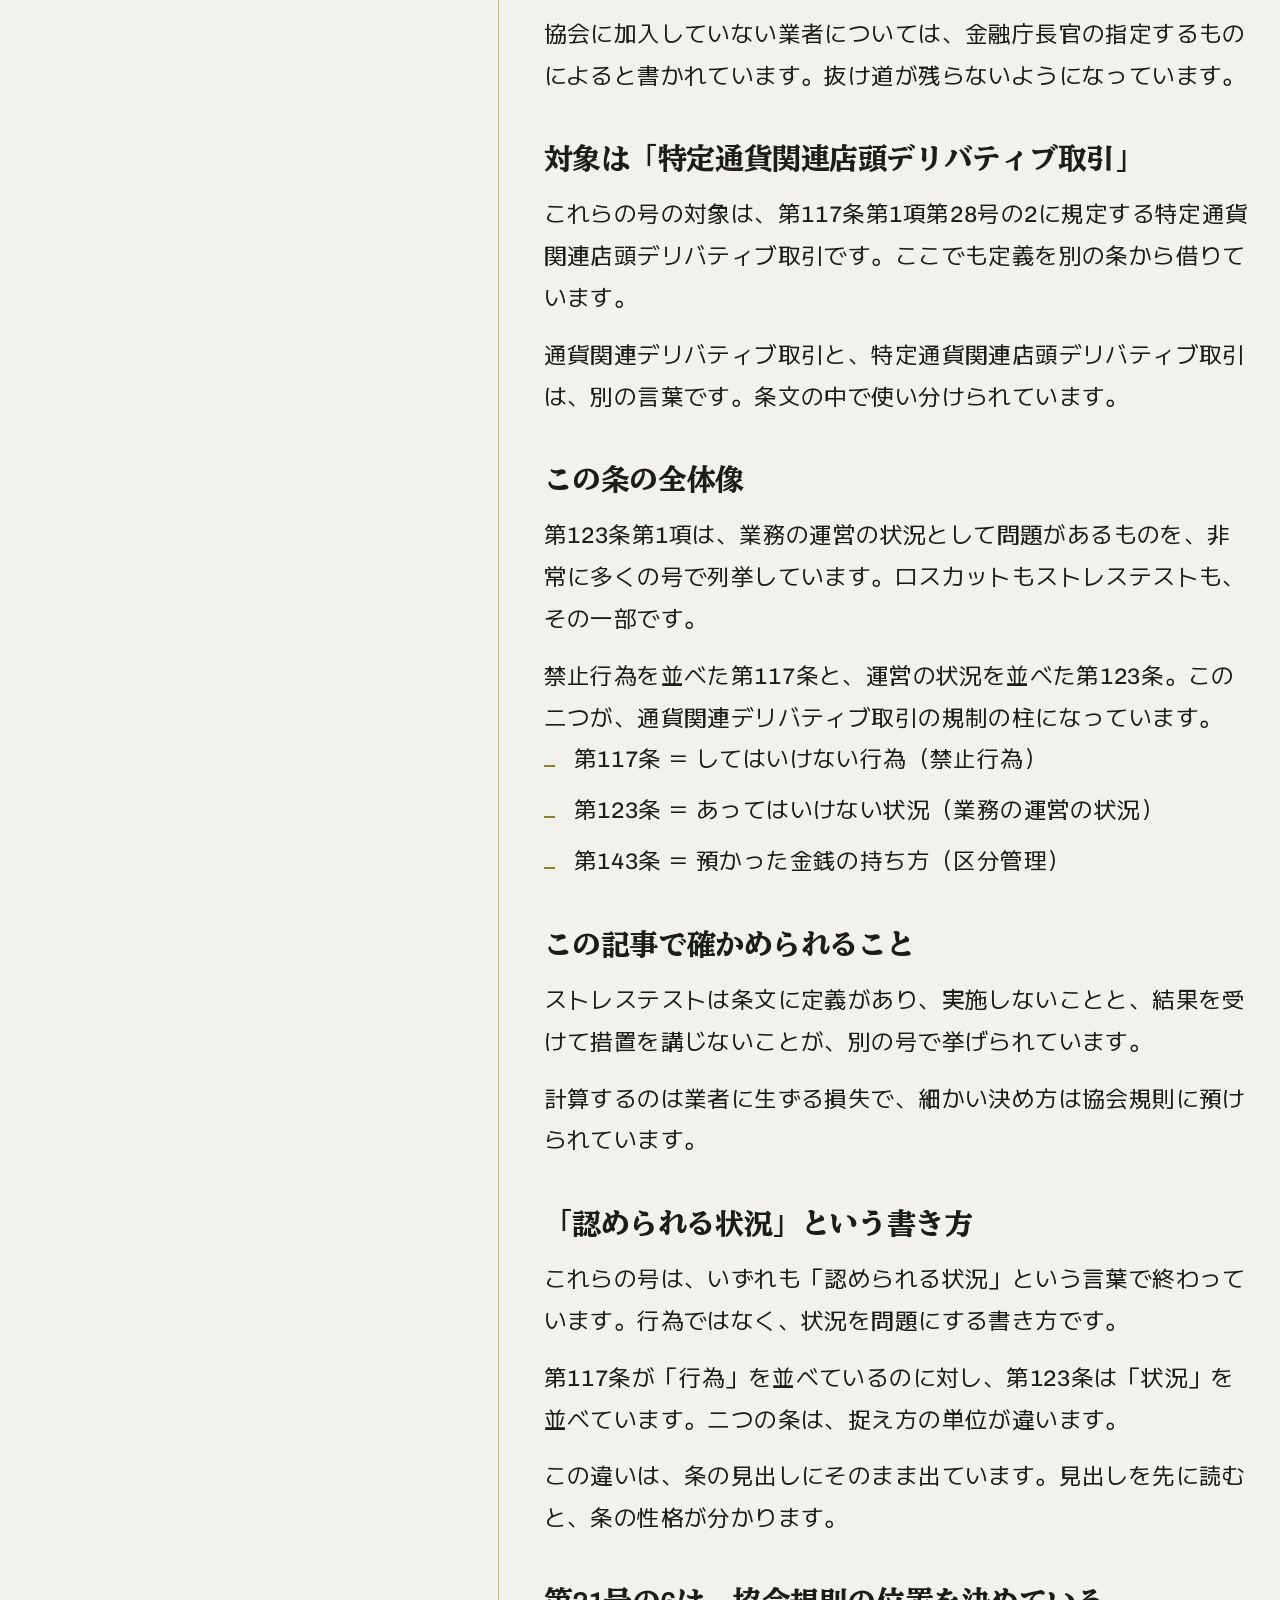
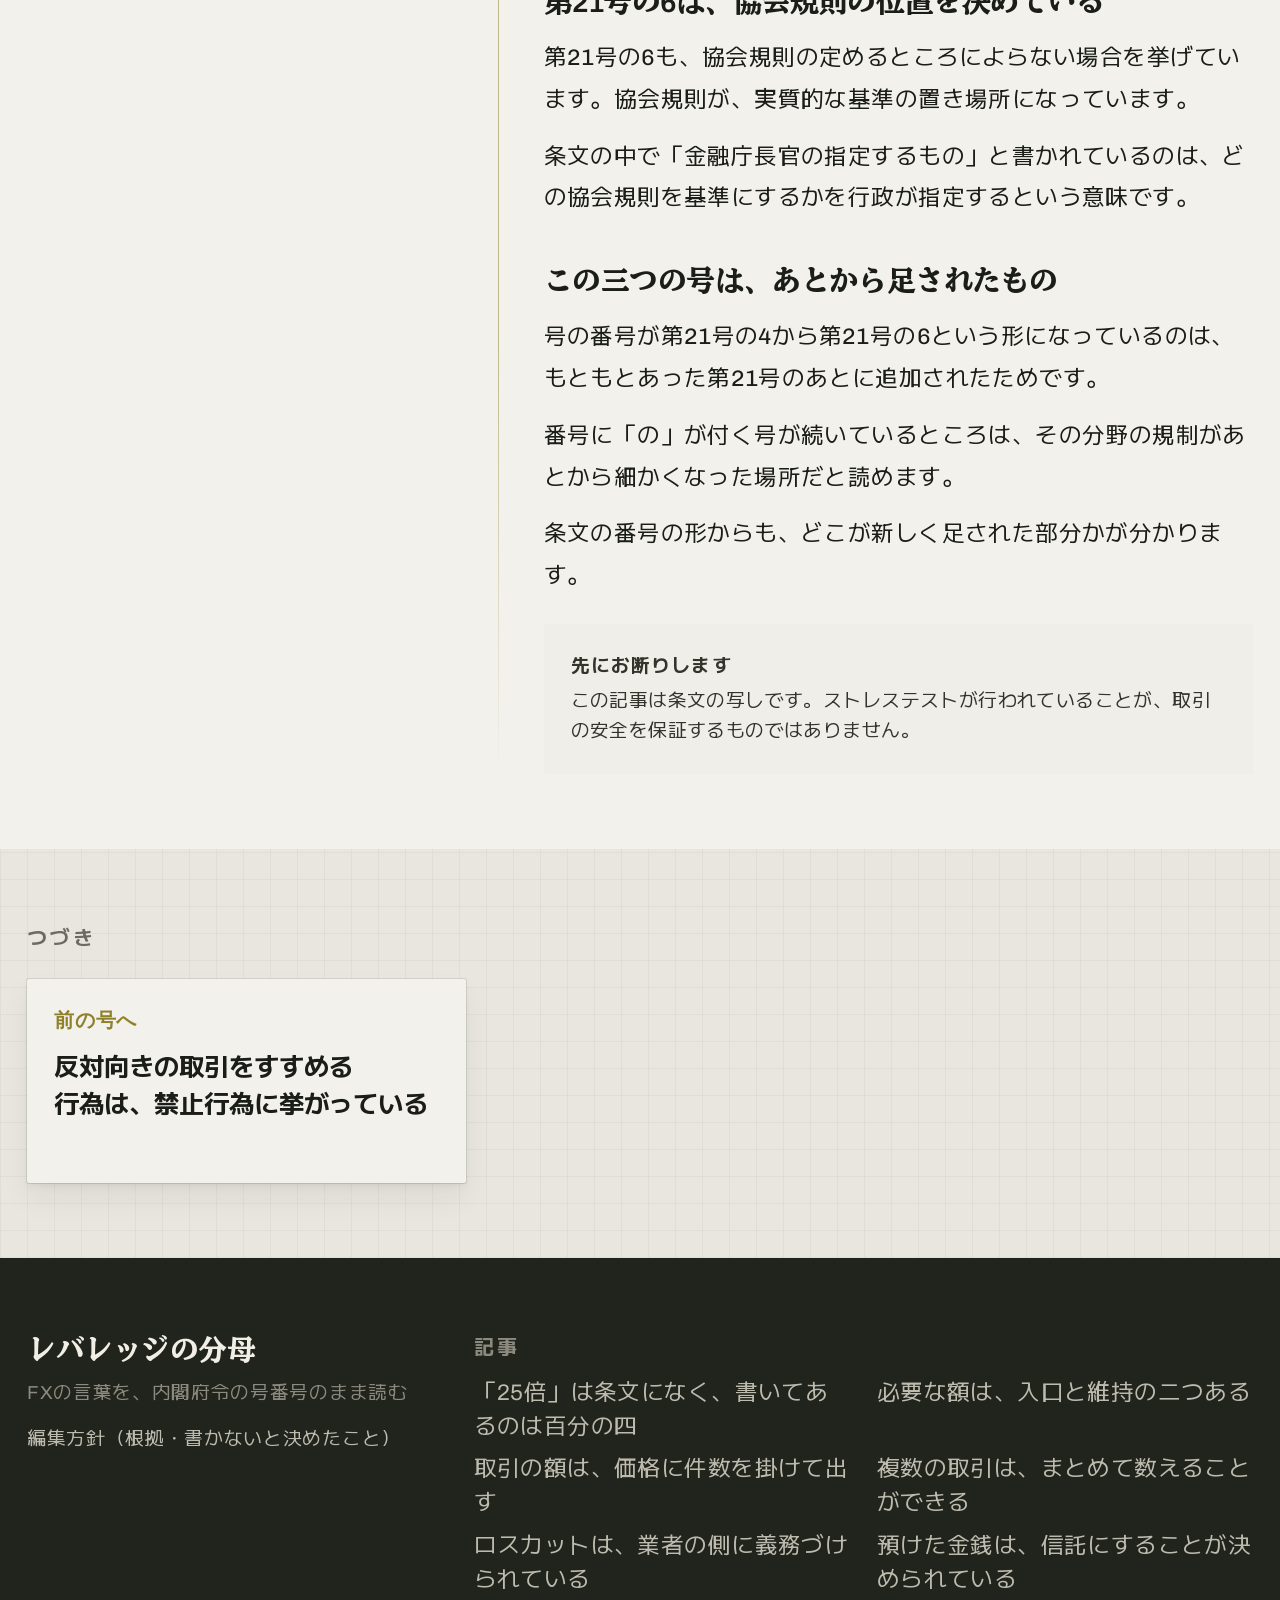
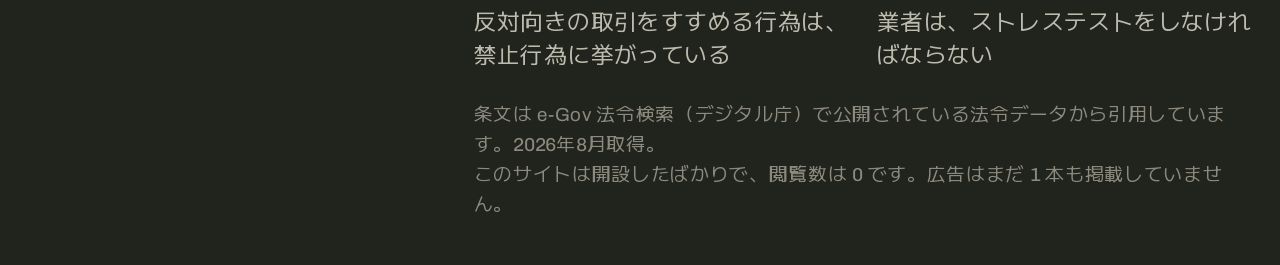
<file: kiji-8.html>
<!DOCTYPE html>
<html lang="ja">
<head>
<meta charset="utf-8">
<meta name="viewport" content="width=device-width, initial-scale=1">
<title>業者は、ストレステストをしなければならない｜レバレッジの分母</title>
<meta name="description" content="相場が大きく動いたときに業者自身がどうなるかを、あらかじめ計算しておくことも決められています。条文はこれをストレステストと呼んでいます。">
<link rel="preconnect" href="https://fonts.googleapis.com">
<link rel="preconnect" href="https://fonts.gstatic.com" crossorigin>
<link rel="stylesheet" href="https://fonts.googleapis.com/css2?family=Archivo:wdth,wght@62..125,400;62..125,600;62..125,700&family=BIZ+UDMincho:wght@400;700&family=M+PLUS+2:wght@400;500;700&family=Chivo+Mono:wght@400;700&display=swap">
<link rel="stylesheet" href="assets/style.css">
</head>
<body>
<div class="top"><div class="hold"><div class="top__in">
  <a class="top__name" href="index.html">レバレッジの分母<small>ばいりつのぶんぼ</small></a>
  <span class="top__here">08</span>
</div></div></div>
<main id="main">

<article>
<section class="face face--draft">
  <div class="hold"><div class="spread">
    <div class="spread__l ask">
      <span class="ask__n">08</span>
      <p class="frac" style="margin-top:var(--s1)"><span class="n">8</span> / <span class="n">8</span><span>金商業等府令</span></p>
      <div style="margin-top:var(--s3)"><p class="t-note" style="margin-top:var(--s2)"><b>金商業等府令 第123条第1項第21号の4〜第21号の6</b><br>e-Gov 法令検索</p><p class="t-note" style="margin-top:var(--s2)"><b>金商業等府令 第117条第1項第28号の2</b><br>e-Gov 法令検索</p></div>
    </div>
    <div class="spread__axis" aria-hidden="true"></div>
    <div class="spread__r flow stack col">
      <p class="t-label" data-rv style="color:var(--acc)">金商業等府令 第123条第1項第21号の4〜第21号の6</p>
      <h1 class="t-h1" data-rv><span class="ph">業者は、</span><span class="ph">ストレステストを</span><span class="ph">しなければならない</span></h1>
      <p class="t-lede" data-rv>相場が大きく動いたときに業者自身がどうなるかを、あらかじめ計算しておくことも決められています。条文はこれをストレステストと呼んでいます。</p>
      <div class="caution" data-rv><strong>広告についてのお知らせ</strong>この記事には広告が含まれません。いまのところ、掲載中の広告が <span class='n'>1</span> 本もないためです。記事の中にあるのは、広告を置くための空の枠だけです。掲載を始めたときは、この文を書き替えます。また、相場の見通し・売買の方法・おすすめの業者は、一切書いていません。</div>
      <figure data-rv><div class="plate"><svg viewBox="0 0 540 110" role="img" aria-label="この記事が読んでいる条文の位置"><text x="16" y="22" class="fs fs--w">この記事が読んでいる場所</text><rect x="16" y="34" width="160" height="58" rx="2" fill="var(--acc)" opacity=".12"/><rect x="16" y="34" width="160" height="58" rx="2" fill="none" stroke="var(--acc)"  class="mark"/><text x="96" y="60" text-anchor="middle" class="fs fs--b">第123条第1項第21号の4</text><text x="96" y="79" text-anchor="middle" class="fs fs--w">実施</text><rect x="192" y="34" width="160" height="58" rx="2" fill="var(--acc)" opacity=".04"/><rect x="192" y="34" width="160" height="58" rx="2" fill="none" stroke="var(--acc)"  opacity=".38"/><text x="272" y="60" text-anchor="middle" class="fs fs--b">第123条第1項第21号の5</text><text x="272" y="79" text-anchor="middle" class="fs fs--w">措置</text><rect x="368" y="34" width="160" height="58" rx="2" fill="var(--acc)" opacity=".04"/><rect x="368" y="34" width="160" height="58" rx="2" fill="none" stroke="var(--acc)"  opacity=".38"/><text x="448" y="60" text-anchor="middle" class="fs fs--b">第123条第1項第21号の6</text><text x="448" y="79" text-anchor="middle" class="fs fs--w">協会規則</text></svg></div>
        <figcaption class="cap"><span class="ph">この</span><span class="ph">記事が</span><span class="ph">読んでいる</span><span class="ph">条文の</span><span class="ph">位置</span></figcaption>
        <p class="cap-n">箱の大きさは条文の長さを表していない。印が太いものが、この記事の中心にある号。</p></figure>
    </div>
  </div></div>
</section>

<section class="face face--paper">
  <div class="hold"><div class="spread">
    <div class="spread__l ask"><p class="t-label" style="color:var(--g3)">本文</p></div>
    <div class="spread__axis" aria-hidden="true"></div>
    <div class="spread__r flow stack col">
<h2 class="t-h2" data-rv><span class="ph">条文に</span><span class="ph">定義が</span><span class="ph">書かれている</span></h2>
<p class="t-body" data-rv>第<span class="n">123</span>条第<span class="n">1</span>項第<span class="n">21</span>号の<span class="n">4</span>は、ストレステストを「外国為替相場の変動その他の変化があったものとして、当該金融商品取引業者に生ずる損失を計算し、経営の健全性に与える影響を分析すること」と定義しています。</p>
<p class="t-body" data-rv>顧客の損失ではなく、業者に生ずる損失を計算するものです。守ろうとしているのは業者の経営の健全性です。</p>
<h2 class="t-h2" data-rv><span class="ph">実施していない</span><span class="ph">状況が</span><span class="ph">挙げられている</span></h2>
<p class="t-body" data-rv>第<span class="n">21</span>号の<span class="n">4</span>は、協会規則の定めるところによりストレステストを実施していないと認められる状況を挙げています。</p>
<p class="t-body" data-rv>第<span class="n">21</span>号の<span class="n">5</span>は、その結果を踏まえて必要があると認められるにもかかわらず、経営の健全性を確保するための措置を講じていない状況です。</p>
<p class="t-body" data-rv>実施しないことと、結果を受けて何もしないことが、別々の号になっています。</p>
<figure data-rv><div class="plate"><svg viewBox="0 0 540 234" role="img" aria-label="ストレステストについての三つの号"><rect x="16" y="30" width="508" height="46" rx="2" fill="var(--acc-tint)"/><rect x="16" y="30" width="508" height="46" rx="2" fill="none" stroke="var(--acc)"  class="mark"/><text x="34" y="59" class="fs fs--b">第21号の4</text><text x="150" y="59" class="fs">ストレステストを実施していない</text><rect x="16" y="88" width="508" height="46" rx="2" fill="var(--acc-tint)"/><rect x="16" y="88" width="508" height="46" rx="2" fill="none" stroke="var(--acc)"  opacity=".4"/><text x="34" y="117" class="fs fs--b">第21号の5</text><text x="150" y="117" class="fs">結果を踏まえた措置を講じていない</text><rect x="16" y="146" width="508" height="46" rx="2" fill="var(--acc-tint)"/><rect x="16" y="146" width="508" height="46" rx="2" fill="none" stroke="var(--acc)"  opacity=".4"/><text x="34" y="175" class="fs fs--b">第21号の6</text><text x="150" y="175" class="fs">協会規則の定めによらない</text><text x="16" y="226" class="fs fs--w">三つの帯は同じ高さ（46）。表しているのは順序だけ。</text></svg></div><figcaption class="cap"><span class="ph">三つの号が、</span><span class="ph">順に</span><span class="ph">並んでいる</span></figcaption><p class="cap-n">上から第<span class="n">21</span>号の<span class="n">4</span>、第<span class="n">21</span>号の<span class="n">5</span>、第<span class="n">21</span>号の<span class="n">6</span>。三つの帯は同じ高さで、順序だけを表している。</p></figure>
<div class="promo" data-rv><p class="promo__d">この枠は、広告を掲載するために用意した枠です。掲載を始めたときは、ここに広告が入ります。現在は掲載していません。</p><div class="promo__slot">広告の枠<br>（現在、掲載中の広告はありません）</div></div>
<h2 class="t-h2" data-rv><span class="ph">細かい</span><span class="ph">決め方は、</span><span class="ph">協会規則に</span><span class="ph">預けられている</span></h2>
<p class="t-body" data-rv>これらの号は、金融庁長官の指定する金融商品取引業協会の規則を参照しています。条文は「協会規則」と略して呼んでいます。</p>
<p class="t-body" data-rv>協会に加入していない業者については、金融庁長官の指定するものによると書かれています。抜け道が残らないようになっています。</p>
<h2 class="t-h2" data-rv>対象は「特定通貨関連店頭デリバティブ取引」</h2>
<p class="t-body" data-rv>これらの号の対象は、第<span class="n">117</span>条第<span class="n">1</span>項第<span class="n">28</span>号の<span class="n">2</span>に規定する特定通貨関連店頭デリバティブ取引です。ここでも定義を別の条から借りています。</p>
<p class="t-body" data-rv>通貨関連デリバティブ取引と、特定通貨関連店頭デリバティブ取引は、別の言葉です。条文の中で使い分けられています。</p>
<h2 class="t-h2" data-rv><span class="ph">この</span><span class="ph">条の</span><span class="ph">全体像</span></h2>
<p class="t-body" data-rv>第<span class="n">123</span>条第<span class="n">1</span>項は、業務の運営の状況として問題があるものを、非常に多くの号で列挙しています。ロスカットもストレステストも、その一部です。</p>
<p class="t-body" data-rv>禁止行為を並べた第<span class="n">117</span>条と、運営の状況を並べた第<span class="n">123</span>条。この二つが、通貨関連デリバティブ取引の規制の柱になっています。</p>
<ul class="bul" data-rv><li><span>第<span class="n">117</span>条 ＝ してはいけない行為（禁止行為）</span></li><li><span>第<span class="n">123</span>条 ＝ あってはいけない状況（業務の運営の状況）</span></li><li><span>第<span class="n">143</span>条 ＝ 預かった金銭の持ち方（区分管理）</span></li></ul>
<h2 class="t-h2" data-rv><span class="ph">この</span><span class="ph">記事で</span><span class="ph">確かめられること</span></h2>
<p class="t-body" data-rv>ストレステストは条文に定義があり、実施しないことと、結果を受けて措置を講じないことが、別の号で挙げられています。</p>
<p class="t-body" data-rv>計算するのは業者に生ずる損失で、細かい決め方は協会規則に預けられています。</p>
<h2 class="t-h2" data-rv><span class="ph">「認められる</span><span class="ph">状況」という</span><span class="ph">書き方</span></h2>
<p class="t-body" data-rv>これらの号は、いずれも「認められる状況」という言葉で終わっています。行為ではなく、状況を問題にする書き方です。</p>
<p class="t-body" data-rv>第<span class="n">117</span>条が「行為」を並べているのに対し、第<span class="n">123</span>条は「状況」を並べています。二つの条は、捉え方の単位が違います。</p>
<p class="t-body" data-rv>この違いは、条の見出しにそのまま出ています。見出しを先に読むと、条の性格が分かります。</p>
<h2 class="t-h2" data-rv><span class="ph">第21号の</span><span class="ph">6は、</span><span class="ph">協会規則の</span><span class="ph">位置を</span><span class="ph">決めている</span></h2>
<p class="t-body" data-rv>第<span class="n">21</span>号の<span class="n">6</span>も、協会規則の定めるところによらない場合を挙げています。協会規則が、実質的な基準の置き場所になっています。</p>
<p class="t-body" data-rv>条文の中で「金融庁長官の指定するもの」と書かれているのは、どの協会規則を基準にするかを行政が指定するという意味です。</p>
<h2 class="t-h2" data-rv><span class="ph">この</span><span class="ph">三つの号は、</span><span class="ph">あとから</span><span class="ph">足されたもの</span></h2>
<p class="t-body" data-rv>号の番号が第<span class="n">21</span>号の<span class="n">4</span>から第<span class="n">21</span>号の<span class="n">6</span>という形になっているのは、もともとあった第<span class="n">21</span>号のあとに追加されたためです。</p>
<p class="t-body" data-rv>番号に「の」が付く号が続いているところは、その分野の規制があとから細かくなった場所だと読めます。</p>
<p class="t-body" data-rv>条文の番号の形からも、どこが新しく足された部分かが分かります。</p>
<div class="caution" data-rv><strong>先にお断りします</strong>この記事は条文の写しです。ストレステストが行われていることが、取引の安全を保証するものではありません。</div>
    </div>
  </div></div>
</section>

<section class="face face--draft">
  <div class="hold">
    <p class="t-label" style="color:var(--g3)">つづき</p>
    <ul class="list"><li><a class="item" href="kiji-7.html"><span class="item__n t-label">前の号へ</span><span class="item__t t-h3"><span class="ph">反対向きの</span><span class="ph">取引を</span><span class="ph">すすめる</span><span class="ph">行為は、</span><span class="ph">禁止行為に</span><span class="ph">挙がっている</span></span></a></li></ul>
  </div>
</section>
</article>
</main>
<footer class="tail"><div class="hold"><div class="tail__in">
  <div>
    <p class="t-h2 on1">レバレッジの分母</p>
    <p class="t-note" style="margin-top:var(--s1)">FXの言葉を、内閣府令の号番号のまま読む</p>
    <p class="t-note" style="margin-top:var(--s2)"><a href="houshin.html">編集方針（根拠・書かないと決めたこと）</a></p>
  </div>
  <div>
    <p class="t-label on3">記事</p>
    <ul style="margin-top:var(--s2)"><li><a href="kiji-1.html">「25倍」は条文になく、書いてあるのは百分の四</a></li><li><a href="kiji-2.html">必要な額は、入口と維持の二つある</a></li><li><a href="kiji-3.html">取引の額は、価格に件数を掛けて出す</a></li><li><a href="kiji-4.html">複数の取引は、まとめて数えることができる</a></li><li><a href="kiji-5.html">ロスカットは、業者の側に義務づけられている</a></li><li><a href="kiji-6.html">預けた金銭は、信託にすることが決められている</a></li><li><a href="kiji-7.html">反対向きの取引をすすめる行為は、禁止行為に挙がっている</a></li><li><a href="kiji-8.html">業者は、ストレステストをしなければならない</a></li></ul>
    <p class="t-note" style="margin-top:var(--s3)">条文は e-Gov 法令検索（デジタル庁）で公開されている法令データから引用しています。<span class="n">2026</span>年<span class="n">8</span>月取得。</p>
    <p class="t-note">このサイトは開設したばかりで、閲覧数は <span class="n">0</span> です。広告はまだ <span class="n">1</span> 本も掲載していません。</p>
  </div>
</div></div></footer>
<script src="assets/app.js"></script>
</body>
</html>
</file>
<file: assets/style.css>
/* ─────────────────────────────────────────────────────────────
   レバレッジの分母 ── assets/style.css
   引いたカード：CB-2 製図紙と真鍮 ／ FB-2 幅が変わる欧文 × UD明朝 ／
   LB-2 支点の版面 ／ BM-4〜6 ／ GB-2 天秤 ／ VB-2 単位の宣言型

   見本（amazon.co.jp 実測）から持ち帰った比率
     ・彩度色の塗り面積 1.2% → このサイトも 2% 以下
     ・地 83.4% ／ 濃い器 10.9%
     ・級数の隣り合う比 中央値 1.067、1か所だけ 1.333
       → このサイトの実比 1.068 / 1.121 / 1.127 / 1.129 / 1.129 / 1.330 / 1.334
   色と書体は1つも写していない。

   申告（A-09 用）
     ・無彩色 6段（--g0〜--g5）／濃い面の上の文字 3段（--on1〜--on3）
     ・透明度 4段（--a1〜--a4）
     ・イージング 2本 ＋ 進捗の等倍写像 1本
     ・動きの語彙 3種（てこが傾く／弧が満ちる／字幅が変わる）
     ・キーフレームは 0本
     ・影 1種類（輪郭＋3層の計4層）。影は押せるものにしか付けない
     ・彩度のある色は 1色相（H 52）。塗り面積の実測（375px・全10ページ）は
       明るい地 最大 4.03%／暗い地 最大 2.01%（どちらも目次の「4 / 100」の数字そのもの）。
       記事ページは 1.21〜1.79%。R-03 の上限 10% に対して十分下
     ・図の面は効かせ色で塗らない（--acc-tint と --g1 の無彩色寄りティントを使う）。
       効かせ色は線・印・数字だけに使う
     ・縦の間隔の実測：記事ページで 6〜7種（15 / 27 / 45 / 75 / 123 ほか）
     ・375px での実効サイズ：本文 15.8px ／ 小見出し 17.8px
   ───────────────────────────────────────────────────────────── */

@property --arc{ syntax:'<angle>'; inherits:false; initial-value:0deg; }

:root{
  --g0:#F2F1EC; --g1:#E8E6DF; --g2:#C6C3B9; --g3:#6D6B60; --g4:#34332C; --g5:#1B1D18;
  --ki:#21231D; --ki2:#2C2F26;
  --acc:#8E8129; --acc-hi:#D6C55F; --acc-tint:#EFEEE8;
  --on1:#F0EEE5; --on2:#BDBBAE; --on3:#8C8A7E;
  --form-mark:#8E8129; --form-face:#F2F1EC; --form-line:#A39E85; --form-ink:#2C2F26;
  --a1:.05; --a2:.12; --a3:.30; --a4:.62;
  --s1:9px; --s2:15px; --s3:27px; --s4:45px; --s5:75px; --s6:123px; --s7:201px;
  --e-out:cubic-bezier(.22,.90,.24,1);
  --e-io:cubic-bezier(.55,.06,.28,1);
  --e-lin:cubic-bezier(0,0,1,1);
  --d-color:.16s; --d-move:.32s; --d-face:.66s;
  --sh:0 0 0 1px rgba(27,29,24,.10), 0 1px 2px rgba(27,29,24,.05),
       0 4px 9px rgba(27,29,24,.05), 0 15px 30px rgba(27,29,24,.06);
  --sh-up:0 0 0 1px rgba(142,129,41,.30), 0 2px 4px rgba(27,29,24,.07),
       0 8px 16px rgba(27,29,24,.08), 0 21px 42px rgba(27,29,24,.09);
  --stable-lvh:1vh;
  --t-note:clamp(13.2px, 10.876px + 0.6197vw, 19.8px);
  --t-label:clamp(14.1px, 11.618px + 0.662vw, 21.15px);
  --t-body:clamp(15.8px, 13.018px + 0.7418vw, 23.7px);
  --t-h3:clamp(17.8px, 14.666px + 0.8357vw, 26.7px);
  --t-h2:clamp(20.1px, 16.561px + 0.9437vw, 30.15px);
  --t-lede:clamp(22.7px, 18.704px + 1.0657vw, 34.05px);
  --t-h1:clamp(30.2px, 24.883px + 1.4178vw, 45.3px);
  --t-disp:clamp(40.3px, 33.205px + 1.892vw, 60.45px);
  --f-disp:'Archivo','BIZ UDMincho',serif;
  --f-body:'Archivo','M PLUS 2',sans-serif;
  --f-num:'Chivo Mono',monospace;
}
@media (prefers-color-scheme:dark){
  :root{
    --g0:#15160F; --g1:#1D1E15; --g2:#3B3C31; --g3:#9A998C; --g4:#D2D1C6; --g5:#EBEAE0;
    --ki:#0E0F0A; --ki2:#191A12;
    --acc:#CBBB63; --acc-hi:#E0D48B; --acc-tint:#26251A;
    --on1:#EBEAE0; --on2:#B0AFA2; --on3:#807F73;
    --form-face:#1D1E15; --form-ink:#EBEAE0; --form-line:#5F5E4E;
    --sh:0 0 0 1px rgba(235,234,224,.10), 0 1px 2px rgba(3,3,2,.36),
         0 4px 9px rgba(3,3,2,.32), 0 15px 30px rgba(3,3,2,.36);
    --sh-up:0 0 0 1px rgba(203,187,99,.32), 0 2px 4px rgba(3,3,2,.38),
         0 8px 16px rgba(3,3,2,.36), 0 21px 42px rgba(3,3,2,.42);
  }
}

*,*::before,*::after{box-sizing:border-box}
html{-webkit-text-size-adjust:100%}
body{
  margin:0; background:var(--g0); color:var(--g5);
  font-family:var(--f-body); font-size:var(--t-body); line-height:1.86;
  letter-spacing:.018em; font-feature-settings:"palt" 1;
  /* 製図紙。単色ベタにしない（A-07） */
  background-image:
    repeating-linear-gradient(90deg, rgba(27,29,24,.030) 0 1px, transparent 1px 27px),
    repeating-linear-gradient(0deg, rgba(27,29,24,.030) 0 1px, transparent 1px 27px),
    repeating-linear-gradient(90deg, rgba(142,129,41,.045) 0 1px, transparent 1px 135px);
}
img,svg{max-width:100%}
a{color:inherit}
.n,.fn,.fvnum{font-family:var(--f-num); font-variant-numeric:tabular-nums; letter-spacing:-.01em}
.ph{white-space:nowrap}

/* 文字の階段。行間3段（P-07）・字間はサイズ連動（P-08／R-06） */
.t-disp{font-family:var(--f-disp); font-size:var(--t-disp); line-height:1.02;
  letter-spacing:-.038em; font-weight:600; font-variation-settings:'wdth' 96; margin:0}
.t-h1{font-family:var(--f-disp); font-size:var(--t-h1); line-height:1.16;
  letter-spacing:-.03em; font-weight:600; margin:0}
.t-h2{font-family:var(--f-disp); font-size:var(--t-h2); line-height:1.28;
  letter-spacing:-.015em; font-weight:600; margin:0}
.t-h3{font-size:var(--t-h3); line-height:1.46; letter-spacing:-.002em; font-weight:700; margin:0}
.t-lede{font-size:var(--t-lede); line-height:1.60; letter-spacing:.006em; margin:0; color:var(--g4)}
.t-body{font-size:var(--t-body); line-height:1.86; margin:0}
.t-quote{font-size:var(--t-body); line-height:1.86; margin:0}
.t-label{font-size:var(--t-label); line-height:1.40; letter-spacing:.16em; font-weight:700; margin:0}
.t-note{font-size:var(--t-note); line-height:1.60; letter-spacing:.036em; margin:0; color:var(--g3)}
ruby rt{font-size:.45em; letter-spacing:.03em; font-weight:400}

/* ═══ LB-2 支点の版面 ═══ 中央に1本の軸を通し、左右を不均等に割る（R-02） */
.hold{max-width:1296px; margin:0 auto; padding:0 var(--s3)}
.spread{display:grid; grid-template-columns:minmax(0,1fr); gap:var(--s3) 0}
.spread__axis{
  height:1px; width:100%;
  background:linear-gradient(90deg, transparent, var(--acc) 18%, var(--acc) 82%, transparent);
  opacity:.5;
}
@media (min-width:960px){
  .spread{grid-template-columns:minmax(0,9fr) 1px minmax(0,15fr); gap:0 var(--s4)}
  .spread__axis{height:auto; width:1px; grid-row:1 / -1; grid-column:2;
    background:linear-gradient(180deg, transparent, var(--acc) 10%, var(--acc) 90%, transparent)}
  .spread__l{grid-column:1; grid-row:1} .spread__r{grid-column:3; grid-row:1}
}
.ask{position:sticky; top:var(--s3); align-self:start}
.ask__n{font-family:var(--f-num); font-size:var(--t-h1); line-height:1; color:var(--acc);
  letter-spacing:-.03em; display:block}
.ask__t{color:var(--g3); margin-top:var(--s1)}

/* 章＝地の切り替え（P-16／R-18）。罫線で区切らない */
.face{padding:var(--s5) 0}
.face--fv{padding:0; background:var(--ki); color:var(--on1);
  background-image:
    repeating-linear-gradient(90deg, rgba(240,238,229,.038) 0 1px, transparent 1px 27px),
    repeating-linear-gradient(0deg, rgba(240,238,229,.038) 0 1px, transparent 1px 27px)}
.face--paper{background:var(--g0)}
.face--draft{background:var(--g1);
  background-image:
    repeating-linear-gradient(90deg, rgba(27,29,24,.038) 0 1px, transparent 1px 27px),
    repeating-linear-gradient(0deg, rgba(27,29,24,.038) 0 1px, transparent 1px 27px)}
.face--ink{background:var(--ki); color:var(--on1);
  background-image:
    repeating-linear-gradient(90deg, rgba(240,238,229,.045) 0 1px, transparent 1px 27px),
    repeating-linear-gradient(0deg, rgba(240,238,229,.045) 0 1px, transparent 1px 27px),
    radial-gradient(78% 58% at 88% 6%, rgba(214,197,95,.13), transparent 62%)}
@media (prefers-color-scheme:dark){
  .face--ink{background-image:
    repeating-linear-gradient(90deg, rgba(235,234,224,.045) 0 1px, transparent 1px 27px),
    repeating-linear-gradient(0deg, rgba(235,234,224,.045) 0 1px, transparent 1px 27px),
    radial-gradient(78% 58% at 88% 6%, rgba(168,166,148,.16), transparent 62%)}
}
.on1{color:var(--on1)} .on2{color:var(--on2)} .on3{color:var(--on3)}
.face--ink .t-lede,.face--ink .t-note,.face--ink .t-body{color:var(--on2)}

/* 上の帯（固定しない。案1と作りを変える） */
.top{background:var(--ki); color:var(--on1); padding:var(--s2) 0}
.top__in{display:grid; grid-template-columns:minmax(0,1fr) auto; align-items:center; gap:var(--s3)}
.top__name{font-family:var(--f-disp); font-size:var(--t-h3); font-weight:600;
  letter-spacing:-.008em; text-decoration:none; color:var(--on1)}
.top__name small{display:block; font-size:.52em; letter-spacing:.18em; color:var(--on3); line-height:1.4}
.top__here{font-size:var(--t-note); letter-spacing:.09em; color:var(--on2)}

/* ═══ VB-2 単位の宣言型 ═══ 比だけを特大で置く */
.fv{min-height:calc(72 * var(--stable-lvh)); display:grid; align-content:center; padding:var(--s5) 0}
.fv__in{display:grid; grid-template-columns:minmax(0,1fr); gap:var(--s4); align-items:center}
@media (min-width:940px){ .fv__in{grid-template-columns:minmax(0,15fr) minmax(0,10fr)} }
.ratio{display:flex; align-items:baseline; gap:var(--s2); margin:0 0 var(--s3)}
.ratio__a{font-family:var(--f-num); font-size:clamp(76px, 24px + 13.9vw, 224px); line-height:.86;
  letter-spacing:-.05em; color:var(--acc-hi)}
.ratio__s{font-family:var(--f-disp); font-size:clamp(44px, 14px + 8vw, 130px); line-height:.9;
  letter-spacing:-.04em; color:var(--on3)}
.ratio__b{font-family:var(--f-num); font-size:clamp(76px, 24px + 13.9vw, 224px); line-height:.86;
  letter-spacing:-.05em; color:var(--on1)}
.ratio__u{font-size:var(--t-note); letter-spacing:.12em; color:var(--on3); margin:0 0 var(--s3)}
.fv__lede{color:var(--on2); max-width:33em}
.fv__meta{display:flex; flex-wrap:wrap; gap:var(--s1) var(--s3); color:var(--on3);
  margin:var(--s3) 0 0; padding:0; list-style:none}
.fvbox{position:relative}
.fvart{display:block; width:100%; height:auto}
.fvnum{font-size:20px; fill:var(--acc-hi); font-weight:700}
.fvsub{font-family:var(--f-body); font-size:13px; fill:var(--on3)}

/* ═══ 記事の一覧 ═══ 影は押せるものだけ（A-06） */
.list{display:grid; gap:var(--s2); grid-template-columns:minmax(0,1fr); margin:var(--s3) 0 0;
  padding:0; list-style:none}
@media (min-width:700px){ .list{grid-template-columns:minmax(0,11fr) minmax(0,9fr)} }
@media (min-width:1200px){ .list{grid-template-columns:minmax(0,11fr) minmax(0,9fr) minmax(0,10fr)} }
.item{display:block; text-decoration:none; background:var(--g0); border-radius:2px;
  padding:var(--s3) var(--s3) var(--s4); box-shadow:var(--sh);
  transform:rotate(0); transform-origin:0% 100%;
  transition:box-shadow var(--d-move) var(--e-out), transform var(--d-move) var(--e-out)}
.item:hover,.item:focus-visible{box-shadow:var(--sh-up); transform:rotate(-.5deg)}
.item__n{display:block; color:var(--acc); margin-bottom:var(--s2);
  font-family:var(--f-num); letter-spacing:.04em}
.item__t{display:block; margin:0 0 var(--s2)}
.item__s{display:block; color:var(--g3); margin:0}

/* ═══ 本文 ═══ 本文カラムは 980px を超えない（P-10） */
.col{max-width:756px}
.flow > * + *{margin-top:var(--s2)}
.flow > .t-h2{margin-top:var(--s4)}
.flow > .t-h3{margin-top:var(--s3)}
.flow > figure{margin-top:var(--s5)}
.flow > blockquote{margin-top:var(--s3)}
.flow > .caution{margin-top:var(--s3)}
.flow > .t-lede{margin-top:var(--s1)}
.flow > .promo{margin-top:var(--s6)}

.bul{margin:0; padding:0; list-style:none; display:grid; gap:var(--s1)}
.bul li{display:grid; grid-template-columns:21px minmax(0,1fr); gap:var(--s1); align-items:baseline}
.bul li::before{content:""; width:11px; height:2px; margin-top:.75em; background:var(--acc)}
.bul--n{counter-reset:b} .bul--n li{counter-increment:b}
.bul--n li::before{content:counter(b); width:auto; height:auto; margin:0; background:none;
  color:var(--acc); font-family:var(--f-num); font-size:.86em}

blockquote{margin:0; padding:var(--s2) var(--s3); background:var(--g1); border-radius:2px; color:var(--g4)}
blockquote p{margin:0}
blockquote cite{display:block; margin-top:var(--s1); font-style:normal; color:var(--g3)}

figure{margin:0}
.plate{background:var(--g0); border:1px solid var(--g2); border-radius:2px; padding:var(--s3)}
.plate--dark{background:var(--ki2); border-color:var(--g4)}
.cap{margin-top:var(--s2); font-size:var(--t-label); line-height:1.4; font-weight:700; letter-spacing:.01em}
.cap-n{margin-top:5px; font-size:var(--t-note); line-height:1.6; color:var(--g3)}
.fl{font-family:var(--f-body); font-size:14.5px; fill:var(--g5)} .fl--b{font-weight:700}
.fs{font-family:var(--f-body); font-size:13px; fill:var(--g4)}
.fs--b{font-weight:700} .fs--w{fill:var(--g3)}
.fn{font-family:var(--f-num); font-size:24px; fill:var(--acc); font-weight:700}
.fn--s{font-size:12px; fill:var(--g3); font-weight:400}

/* 先に断る注記（B-12） */
.caution{background:var(--acc-tint); border-radius:2px; padding:var(--s3);
  font-size:var(--t-note); line-height:1.6; color:var(--g4)}
.caution strong{display:block; margin-bottom:5px; letter-spacing:.06em}

/* 広告の枠（S-11）と開示（S-12） */
.promo{background:var(--g1); border-radius:2px; padding:var(--s3)}
.promo__d{font-size:var(--t-note); line-height:1.6; color:var(--g4); margin:0 0 var(--s2)}
.promo__slot{display:grid; place-items:center; min-height:114px; border:1px solid var(--g2);
  border-radius:2px; color:var(--g3); font-size:var(--t-note); text-align:center; padding:var(--s3);
  background:
    repeating-linear-gradient(90deg, rgba(27,29,24,.04) 0 1px, transparent 1px 15px),
    repeating-linear-gradient(0deg, rgba(27,29,24,.04) 0 1px, transparent 1px 15px), var(--g0)}

/* 分数ページャ（B-11） */
.frac{display:flex; align-items:baseline; gap:var(--s1); color:var(--g3);
  font-size:var(--t-note); letter-spacing:.08em}
.frac .n{font-size:var(--t-h3); color:var(--acc)}

/* 端を溶かす（P-15） */
.rail{display:flex; gap:var(--s2); overflow-x:auto; padding-bottom:var(--s1);
  -webkit-mask-image:linear-gradient(90deg,transparent,rgba(0,0,0,1) 40px,rgba(0,0,0,1) calc(100% - 40px),transparent);
  mask-image:linear-gradient(90deg,transparent,rgba(0,0,0,1) 40px,rgba(0,0,0,1) calc(100% - 40px),transparent);
  -webkit-mask-repeat:no-repeat; mask-repeat:no-repeat;
  -webkit-mask-size:100% 100%; mask-size:100% 100%}
.rail > *{flex:0 0 auto; width:min(76vw,282px)}

.tail{background:var(--ki); color:var(--on1); padding:var(--s5) 0 var(--s4)}
.tail__in{display:grid; gap:var(--s3); grid-template-columns:minmax(0,1fr)}
@media (min-width:900px){ .tail__in{grid-template-columns:minmax(0,7fr) minmax(0,13fr)} }
.tail a{color:var(--on2); text-decoration:none; transition:color var(--d-color) var(--e-io)}
.tail a:hover,.tail a:focus-visible{color:var(--on1)}
.tail ul{margin:0; padding:0; list-style:none; display:grid; gap:var(--s1) var(--s3);
  grid-template-columns:repeat(auto-fill,minmax(246px,1fr))}
.tail ul a{display:block; line-height:1.5}
.tail .t-note{color:var(--on3)}

/* ═══ BM-4 てこが傾く ／ BM-5 弧が満ちる ／ BM-6 字幅が変わる ═══ */
.js [data-rv] .lever{transform:rotate(0deg); transform-origin:52px 168px;
  transition:transform var(--d-face) var(--e-out)}
.js [data-rv="in"] .lever{transform:rotate(-3.6deg)}
.js [data-rv] .mark{stroke-width:1; transition:stroke-width var(--d-face) var(--e-io)}
.js [data-rv="in"] .mark{stroke-width:2.4}
.arc{--arc:0deg; position:absolute; inset:14.1%; border-radius:50%; pointer-events:none;
  background:conic-gradient(var(--acc-hi) var(--arc), rgba(0,0,0,0) 0);
  -webkit-mask-image:radial-gradient(closest-side, rgba(0,0,0,0) 65%, rgba(0,0,0,1) 66%, rgba(0,0,0,1) 99%, rgba(0,0,0,0) 100%);
  mask-image:radial-gradient(closest-side, rgba(0,0,0,0) 65%, rgba(0,0,0,1) 66%, rgba(0,0,0,1) 99%, rgba(0,0,0,0) 100%);
  transition:--arc var(--d-face) var(--e-out)}
.js [data-rv="in"] .arc{--arc:var(--arc-to,90deg)}
.js .wdt{font-variation-settings:'wdth' 74; transition:font-variation-settings var(--d-face) var(--e-out)}
.js [data-rv="in"] .wdt{font-variation-settings:'wdth' 112}
.js [data-rv]{opacity:0; transition:opacity var(--d-face) var(--e-out)}
.js [data-rv="in"]{opacity:1}

@media (prefers-reduced-motion:reduce){
  *,*::before,*::after{transition-duration:1ms !important; animation-duration:1ms !important}
  .js [data-rv]{opacity:1}
  .js [data-rv] .lever{transform:rotate(-3.6deg)}
  .js [data-rv] .mark{stroke-width:2.4}
  .arc{--arc:var(--arc-to,90deg)}
  .js .wdt{font-variation-settings:'wdth' 112}
}

@media print{
  .top,.tail,.promo{display:none}
  body{background:none; color:#1B1D18}
  .face{padding:12px 0; background:none}
  figure,.caution,blockquote{break-inside:avoid}
}
</file>
